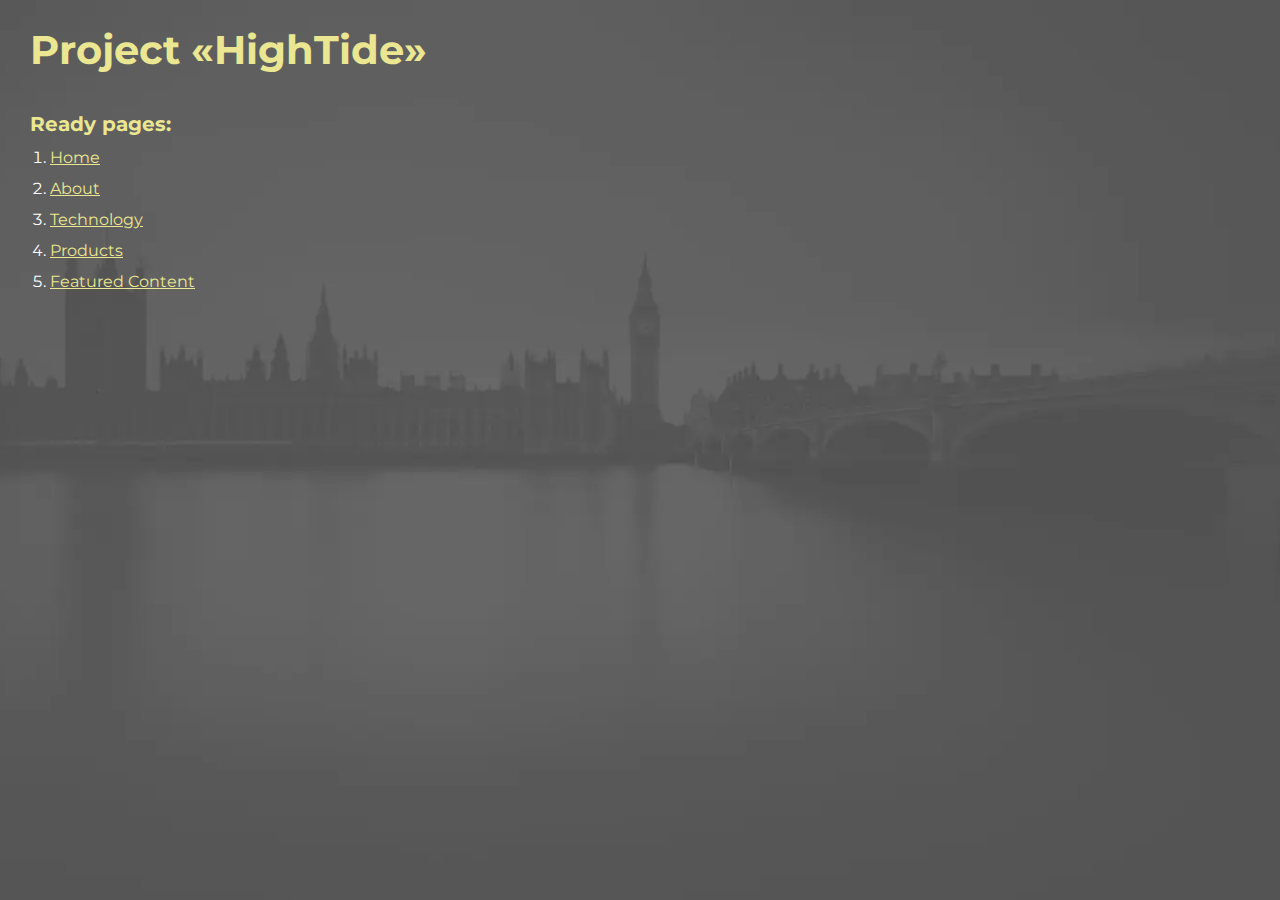
<file: index.html>
<!DOCTYPE html>
<html>

<head>
	<meta charset="UTF-8">
	<meta name="viewport" content="width=device-width, initial-scale=1.0">
	<title>Project «HighTide»</title>
</head>

<body>
	<div class="rootpage">
		<h1>Project «HighTide»</h1>
		<div class="rootpage__info">
			<!-- Опис проєкту -->
		</div>
		<h2>Ready pages:</h2>
		<ol class="rootpage__list">
			<li><a target="_blank" href="home.html">Home</a></li>
			<li><a target="_blank" href="about.html">About</a></li>
			<li><a target="_blank" href="technology.html">Technology</a></li>
			<li><a target="_blank" href="products.html">Products</a></li>
			<li><a target="_blank" href="featured-content.html">Featured Content</a></li>
		</ol>
		<!-- <h2>Попапи:</h2>
			<ol class="rootpage__list">
				<li><a target="_blank" href="home.html#popup">Попап</a></li>
			</ol> -->
	</div>
</body>
<style>
	@charset "UTF-8";
	@import url("https://fonts.googleapis.com/css?family=Montserrat:regular,700&display=swap");

	*,
	*::before,
	*::after {
		padding: 0px;
		margin: 0px;
		border: 0px;
		box-sizing: border-box;
	}

	html,
	body {
		height: 100%;
		margin: 0;
		padding: 0;
		min-width: 320px;
		width: 100%;
		color: #fff;
		background: url('img/bg.webp') center / cover no-repeat;
	}

	body {
		font-family: Montserrat;
		font-size: 100%;
		line-height: 1;
		font-size: 1rem;
	}

	a {
		text-decoration: underline;
		color: #ebe691
	}

	a:visited {
		text-decoration: underline;
		color: #aaa768;
	}

	a:hover {
		text-decoration: none;
	}

	ul li {
		list-style: none;
	}

	img {
		vertical-align: top;
	}

	.wrapper {
		width: 100%;
		min-height: 100%;
		overflow: hidden;
	}

	.rootpage {
		padding: 30px;
		display: flex;
		flex-direction: column;
		align-items: flex-start;
		height: 100%;
	}

	@media (max-width: 767px) {
		.rootpage {
			padding: 30px 15px;
		}
	}

	h1 {
		color: #ebe691;
		font-size: 2.5rem;
		margin: 0px 0px 1.25rem 0px;
	}

	@media (max-width: 767px) {
		h1 {
			font-size: 1.85rem;
			margin: 0px 0px 1.25rem 0px;
		}
	}

	h2 {
		color: #ebe691;
		font-size: 1.25rem;
		margin: 0px 0px 1rem 0px;
	}

	@media (max-width: 767px) {
		h2 {
			font-size: 1.125rem;
			margin: 0px 0px 1rem 0px;
		}
	}

	.rootpage__info {
		line-height: 140%;
		margin: 0px 0px 1.5rem 0px;
	}

	.rootpage__list {
		margin: 0px 0px 2.25rem 1.25rem;
	}

	.rootpage__list li:not(:last-child) {
		margin: 0px 0px 15px 0px;
	}

	.rootpage__contacts,
	.rootpage__tnx {
		border-radius: 200px;
		padding: 20px 65px;
		line-height: 140%;
	}

	@media (max-width: 767px) {

		.rootpage__contacts,
		.rootpage__tnx {
			border-radius: 40px;
			padding: 20px;
		}
	}

	.rootpage__contacts {
		background: #32b5a4;

	}

	.rootpage__contacts a {
		color: #ebe691;
	}

	.rootpage__tnx {
		background: #c22d63;
		margin: 0px 0px 1rem 0px;
	}
</style>

</html>
</file>
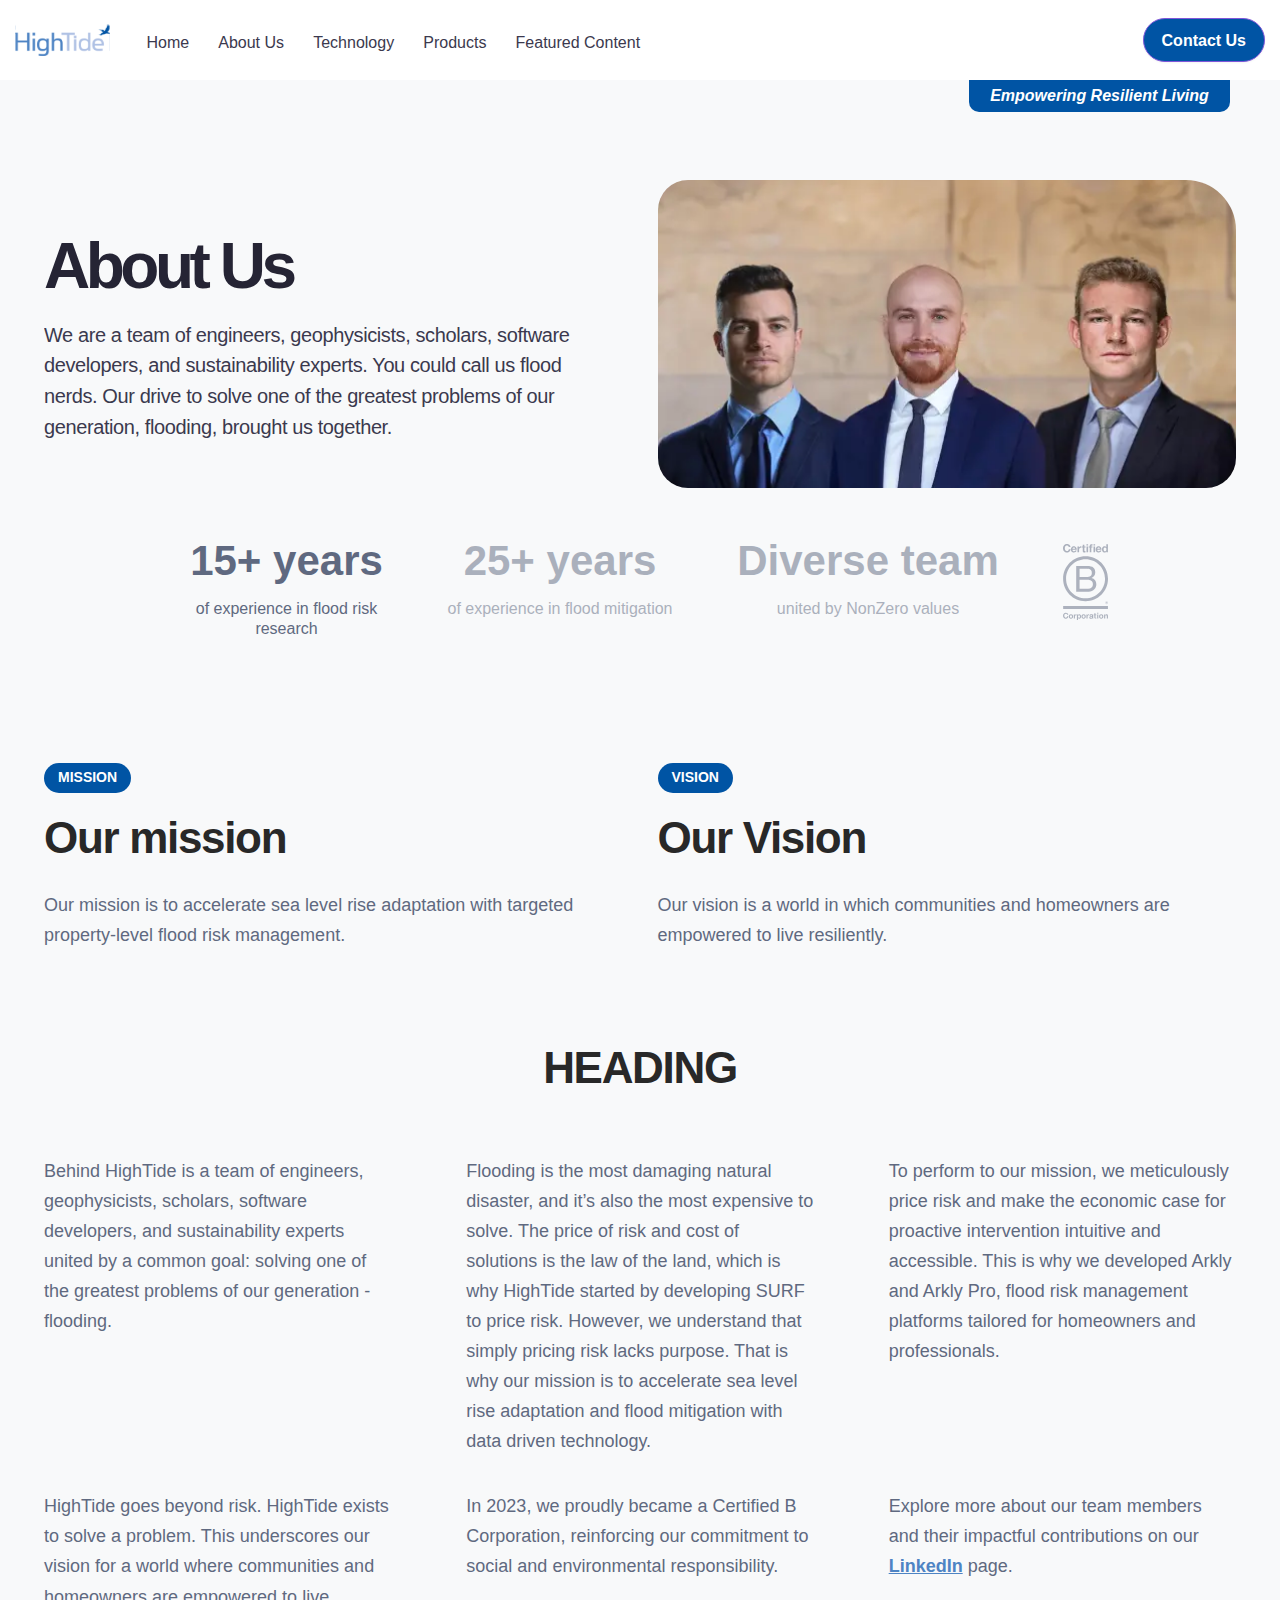
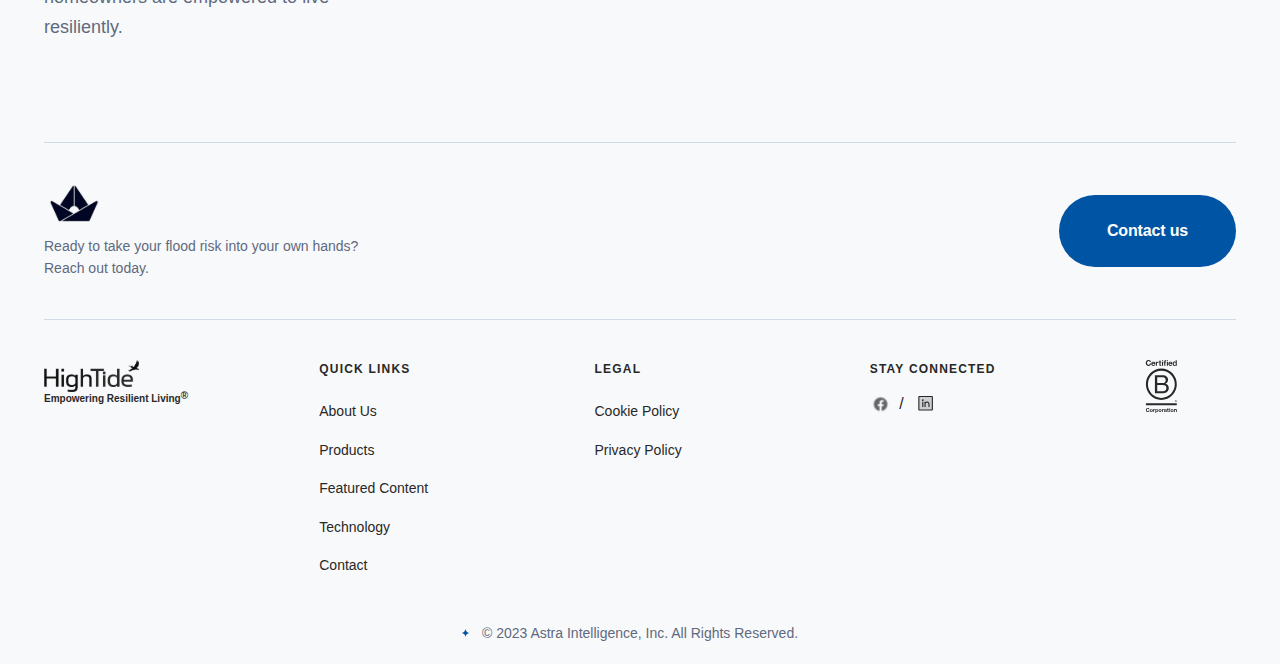
<file: about.html>
<!DOCTYPE html>
<html lang="en">

<head>
	<title>About Us</title>
	<meta charset="UTF-8">
	<meta name="format-detection" content="telephone=no">
	<style>
		body {
			opacity: 0;
		}
	</style>
	<link rel="stylesheet" href="css/style.min.css?_v=20240530060136">
	<link rel="shortcut icon" href="favicon.ico">
	<!-- <meta name="robots" content="noindex, nofollow"> -->
	<meta name="viewport" content="width=device-width, initial-scale=1.0">
</head>

<body>
	<div class="wrapper">
		<header class="header">
			<div class="header__box">
				<div class="header__body">
					<a href="#" class="header__logo"><img src="img/logo.svg" alt="logo"></a>
					<div class="header__menu menu">
						<nav class="menu__body">
							<ul class="menu__list">
								<li class="menu__item"><a href="home.html" class="menu__link undefined (link === '1') {_active}">Home</a></li>
								<li class="menu__item"><a href="about.html" class="menu__link">About Us</a></li>
								<li class="menu__item"><a href="technology.html" class="menu__link">Technology</a></li>
								<li class="menu__item"><a href="products.html" class="menu__link">Products</a></li>
								<li class="menu__item"><a href="featured-content.html" class="menu__link">Featured Content</a></li>
							</ul>
						</nav>
					</div>
					<a href="#" data-da=".menu__body, 767.98" class="header__button">Contact Us</a>
					<button type="button" class="menu__icon icon-menu"><span></span></button>
				</div>
			</div>
		</header>
		<main class="page-about">
			<section class="page-about__hero hero-about">
				<div class="hero-about__container">
					<div class="hero-about__box">
						<div class="hero-about__body">
							<div class="hero-about__content">
								<h1 class="hero-about__title">About Us</h1>
								<div class="hero-about__text">We are a team of engineers, geophysicists, scholars, software developers, and sustainability experts. You could call us flood nerds. Our drive to solve one of the greatest problems of our generation, flooding, brought us together.</div>
							</div>
							<div class="hero-about__image">
								<img src="img/about/image.webp" alt="image">
							</div>
						</div>
						<div class="hero-about__experience experience-about">
							<div class="experience-about__items">
								<div class="experience-about__item experience-about__item_1 item-experience-about">
									<div class="item-experience-about__title">15+ years</div>
									<div class="item-experience-about__text">of experience in flood risk research</div>
								</div>
								<div class="experience-about__item experience-about__item_2 item-experience-about">
									<div class="item-experience-about__title">25+ years</div>
									<div class="item-experience-about__text">of experience in flood mitigation</div>
								</div>
								<div class="experience-about__item experience-about__item_3 item-experience-about">
									<div class="item-experience-about__title">Diverse team</div>
									<div class="item-experience-about__text">united by NonZero values</div>
								</div>
								<div class="experience-about__item experience-about__item_4 item-experience-about">
									<img src="img/about/icon-sertificied.svg" alt="icon">
								</div>
							</div>
						</div>
						<img src="img/about/image-mobile.webp" class="hero-about__image-mobile" alt="image">
					</div>
				</div>
			</section>
			<section class="page-about__mission mission-about">
				<div class="mission-about__container">
					<div class="mission-about__items">
						<div class="mission-about__item item-mission-about">
							<div class="item-mission-about__label label">Mission</div>
							<h2 class="item-mission-about__title title">Our mission</h2>
							<div class="item-mission-about__text text">Our mission is to accelerate sea level rise adaptation with targeted property-level flood risk management.</div>
						</div>
						<div class="mission-about__item item-mission-about">
							<div class="item-mission-about__label label">VISION</div>
							<h2 class="item-mission-about__title title">Our Vision</h2>
							<div class="item-mission-about__text text">Our vision is a world in which communities and homeowners are empowered to live resiliently.</div>
						</div>
					</div>
				</div>
			</section>
			<section class="page-about__heading heading-about">
				<div class="heading-about__container">
					<h2 class="heading-about__title title">HEADING</h2>
					<div class="heading-about__items">
						<div class="heading-about__item text">Behind HighTide is a team of engineers, geophysicists, scholars, software developers, and sustainability experts united by a common goal: solving one of the greatest problems of our generation - flooding.</div>
						<div class="heading-about__item text">Flooding is the most damaging natural disaster, and it’s also the most expensive to solve. The price of risk and cost of solutions is the law of the land, which is why HighTide started by developing SURF to price risk. However, we understand that simply pricing risk lacks purpose. That is why our mission is to accelerate sea level rise adaptation and flood mitigation with data driven technology.</div>
						<div class="heading-about__item text">To perform to our mission, we meticulously price risk and make the economic case for proactive intervention intuitive and accessible. This is why we developed Arkly and Arkly Pro, flood risk management platforms tailored for homeowners and professionals.</div>
						<div class="heading-about__item text">HighTide goes beyond risk. HighTide exists to solve a problem. This underscores our vision for a world where communities and homeowners are empowered to live resiliently.</div>
						<div class="heading-about__item text">In 2023, we proudly became a Certified B Corporation, reinforcing our commitment to social and environmental responsibility.</div>
						<div class="heading-about__item text">Explore more about our team members and their impactful contributions on our <a href="linkedin.com">LinkedIn</a> page.</div>
					</div>
				</div>
			</section>
		</main>
		<footer class="footer">
			<div class="footer__container">
				<div class="footer__top top-footer">
					<div class="top-footer__body">
						<div class="top-footer__icon">
							<img src="img/footer/logo-arkly.svg" alt="icon">
						</div>
						<div class="top-footer__text">
							<p>Ready to take your flood risk into your own hands? Reach out today.</p>
						</div>
					</div>
					<a href="#" class="top-footer__button">Contact us</a>
				</div>
				<div class="footer__main main-footer">
					<div class="main-footer__columns">
						<div class="main-footer__column main-footer__column_logo">
							<a href="#" class="main-footer__logo"><img src="img/footer/logo-footer.svg" alt="logo"></a>
							<div class="main-footer__text">Empowering Resilient Living</div>
						</div>
						<div class="main-footer__column main-footer__column_links">
							<div class="main-footer__label">Quick LINKS</div>
							<nav class="main-footer__menu menu-main-footer">
								<ul class="menu-main-footer__list">
									<li class="menu-main-footer__item"><a href="#" class="menu-main-footer__link">About Us</a></li>
									<li class="menu-main-footer__item"><a href="#" class="menu-main-footer__link">Products</a></li>
									<li class="menu-main-footer__item"><a href="#" class="menu-main-footer__link">Featured Content</a></li>
									<li class="menu-main-footer__item"><a href="#" class="menu-main-footer__link">Technology</a></li>
									<li class="menu-main-footer__item"><a href="#" class="menu-main-footer__link">Contact</a></li>
								</ul>
							</nav>
						</div>
						<div class="main-footer__column main-footer__column_legal">
							<div class="main-footer__label">Legal</div>
							<nav class="main-footer__menu menu-main-footer">
								<ul class="menu-main-footer__list">
									<li class="menu-main-footer__item"><a href="#" class="menu-main-footer__link">Cookie Policy</a></li>
									<li class="menu-main-footer__item"><a href="#" class="menu-main-footer__link">Privacy Policy</a></li>
								</ul>
							</nav>
						</div>
						<div class="main-footer__column main-footer__column_connected">
							<div class="main-footer__label">Stay Connected</div>
							<div class="main-footer__social">
								<a href="#" class="main-footer__social-link">
									<img src="img/footer/icon-facebook.svg" alt="icon facebook">
								</a>
								<a href="#" class="main-footer__social-link">
									<img src="img/footer/icon-instagram.svg" alt="icon instagram">
								</a>
							</div>
						</div>
						<div class="main-footer__column main-footer__column_last">
							<img src="img/footer/icon-certified.svg" alt="icon">
						</div>
					</div>
				</div>
				<div class="footer__bottom bottom-footer">
					<div class="bottom-footer__copyright">© 2023 Astra Intelligence, Inc. All Rights Reserved.</div>
				</div>
			</div>
		</footer>
	</div>
	<script src="js/app.min.js?_v=20240530060136"></script>
</body>

</html>
</file>
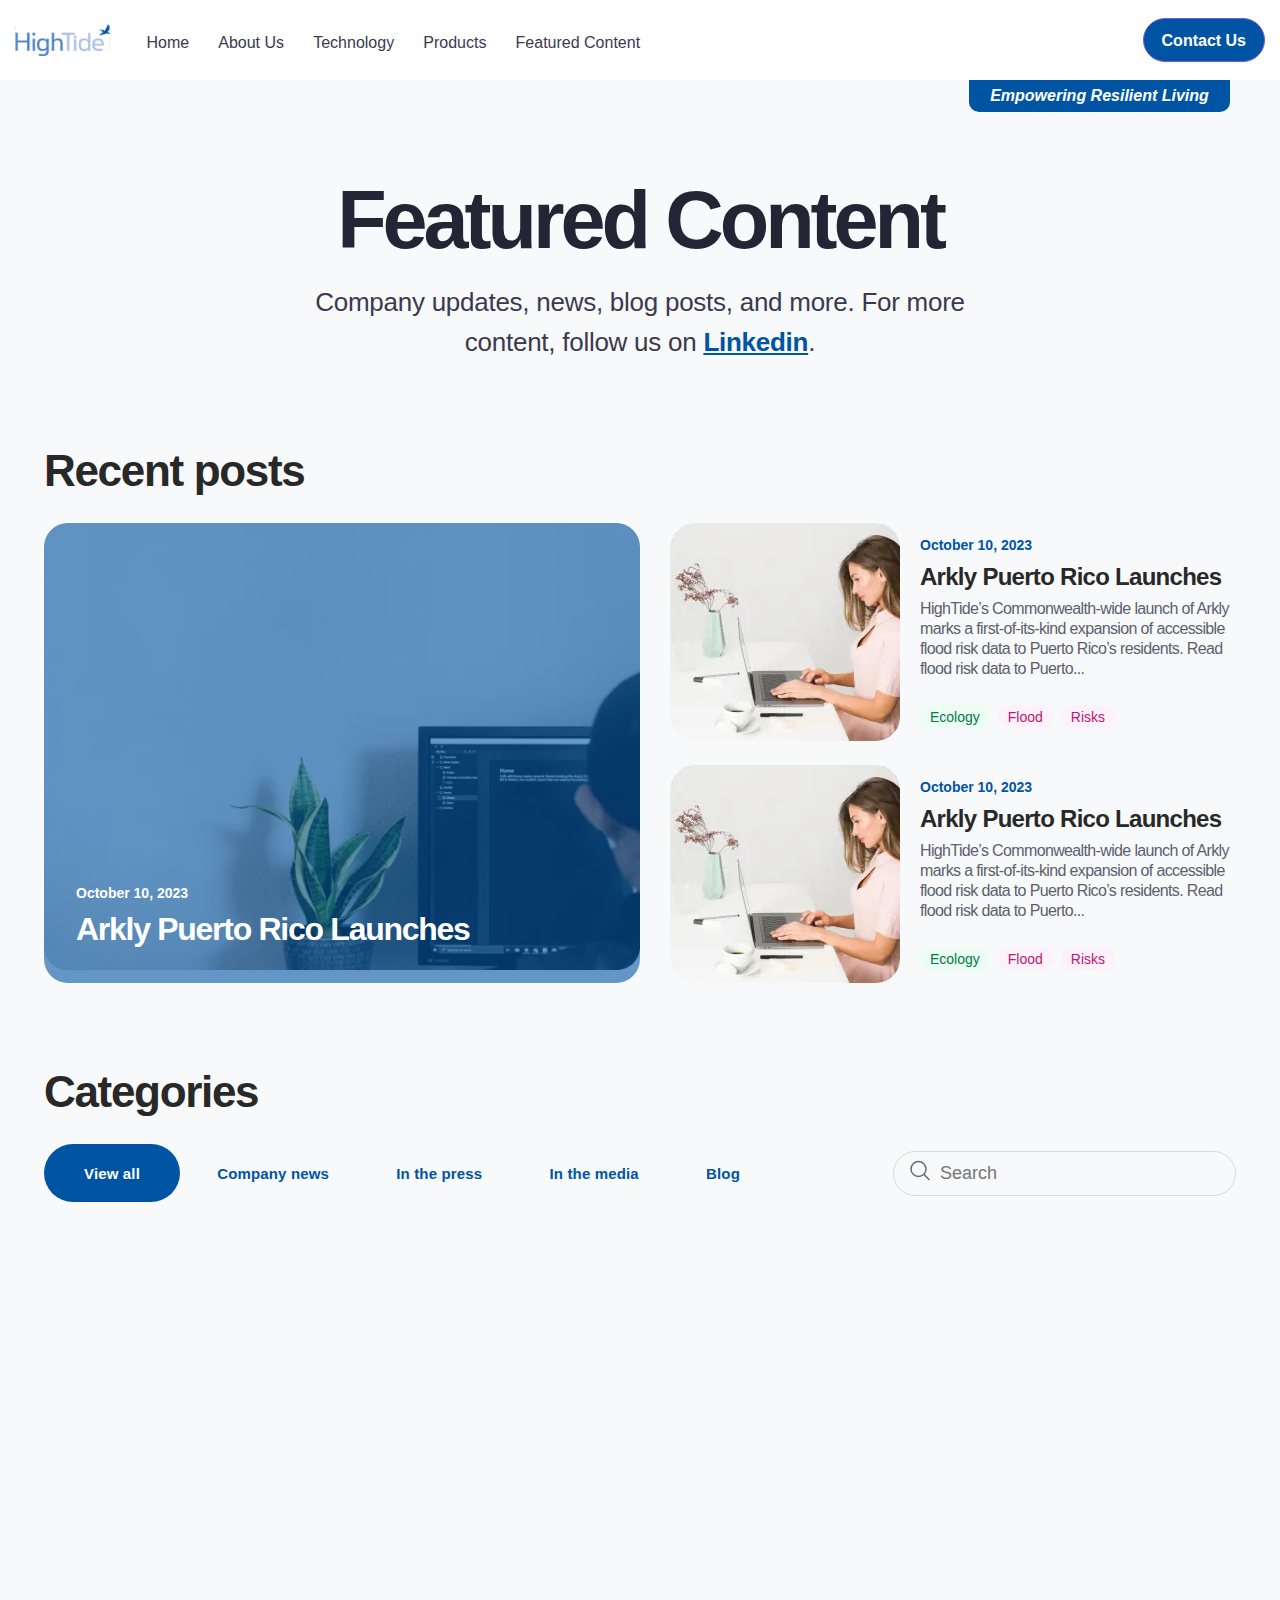
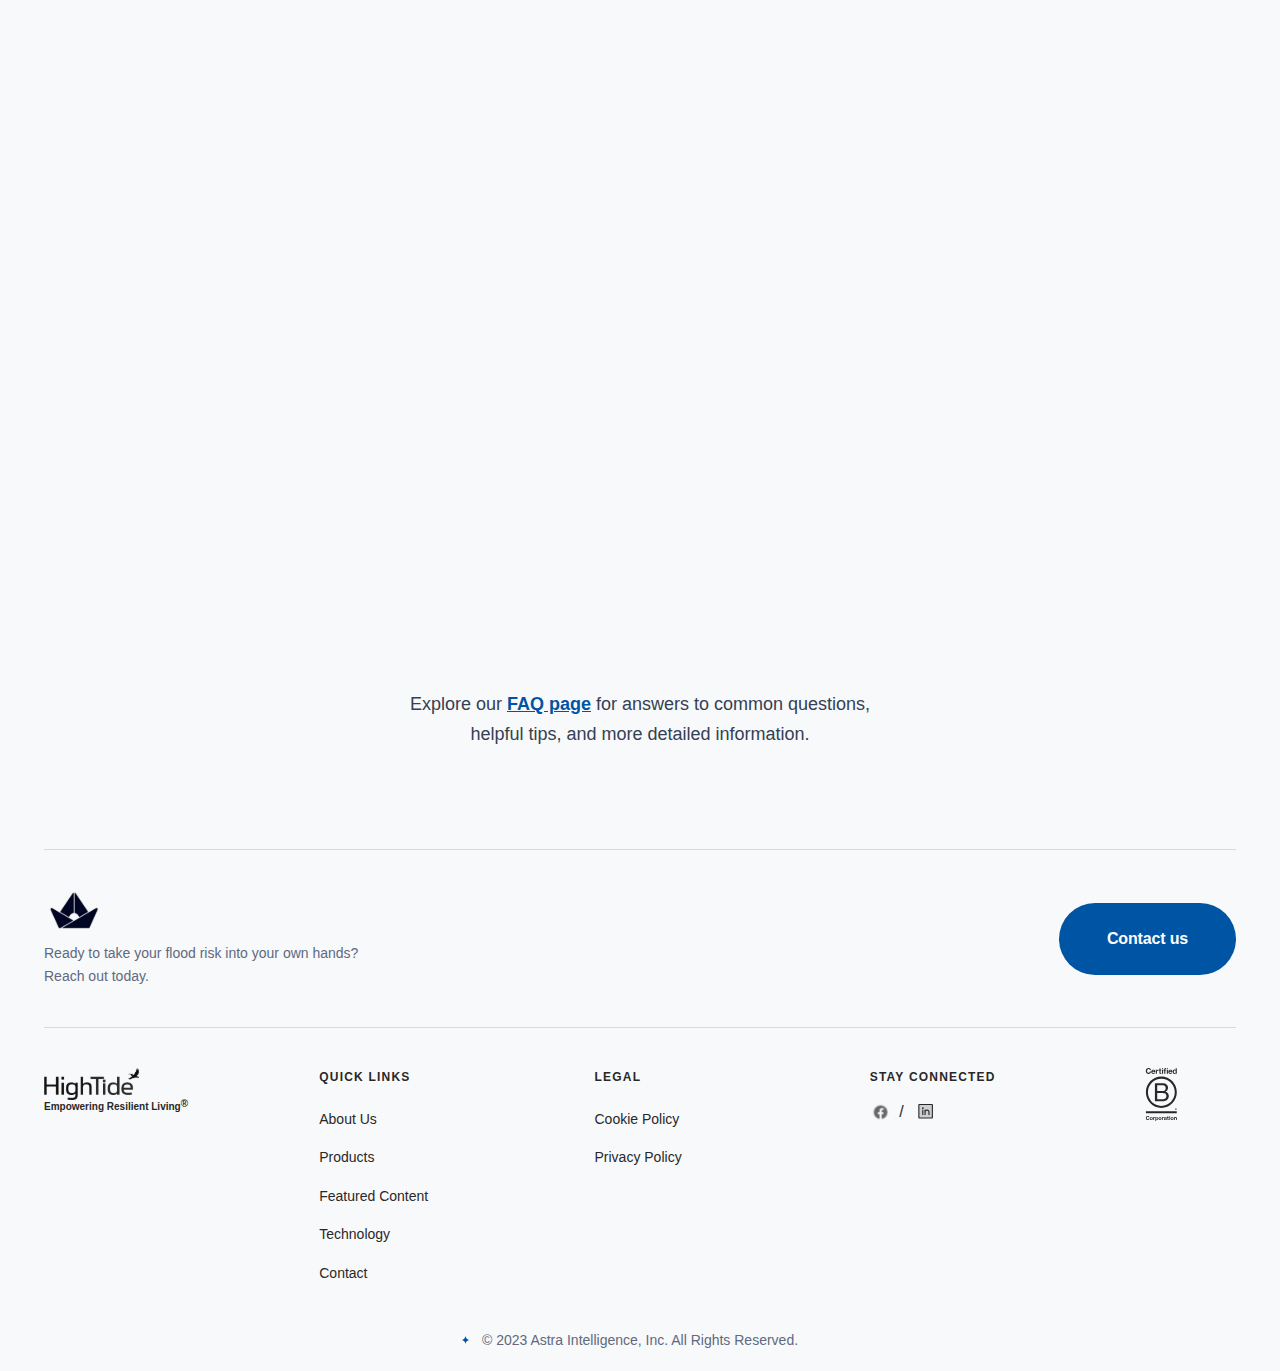
<file: featured-content.html>
<!DOCTYPE html>
<html lang="en">

<head>
	<title>Featured Content</title>
	<meta charset="UTF-8">
	<meta name="format-detection" content="telephone=no">
	<style>
		body {
			opacity: 0;
		}
	</style>
	<link rel="stylesheet" href="css/style.min.css?_v=20240530060136">
	<link rel="shortcut icon" href="favicon.ico">
	<!-- <meta name="robots" content="noindex, nofollow"> -->
	<meta name="viewport" content="width=device-width, initial-scale=1.0">
</head>

<body>
	<div class="wrapper">
		<header class="header">
			<div class="header__box">
				<div class="header__body">
					<a href="#" class="header__logo"><img src="img/logo.svg" alt="logo"></a>
					<div class="header__menu menu">
						<nav class="menu__body">
							<ul class="menu__list">
								<li class="menu__item"><a href="home.html" class="menu__link undefined (link === '1') {_active}">Home</a></li>
								<li class="menu__item"><a href="about.html" class="menu__link">About Us</a></li>
								<li class="menu__item"><a href="technology.html" class="menu__link">Technology</a></li>
								<li class="menu__item"><a href="products.html" class="menu__link">Products</a></li>
								<li class="menu__item"><a href="featured-content.html" class="menu__link">Featured Content</a></li>
							</ul>
						</nav>
					</div>
					<a href="#" data-da=".menu__body, 767.98" class="header__button">Contact Us</a>
					<button type="button" class="menu__icon icon-menu"><span></span></button>
				</div>
			</div>
		</header>
		<main class="page-featured">
			<section class="page-featured__hero hero-featured">
				<div class="hero-featured__container">
					<h1 class="hero-featured__title">Featured Content</h1>
					<div class="hero-featured__text">Company updates, news, blog posts, and more. For more content, follow us on <a href="#" class="hero-featured__link">Linkedin</a>.</div>
				</div>
			</section>
			<section class="page-featured__posts posts-featured">
				<div class="posts-featured__container">
					<h2 class="posts-featured__title title">Recent posts</h2>
					<div class="posts-featured__body">
						<div class="posts-featured__main-post main-post-featured">
							<a href="#" class="main-post-featured__image">
								<img src="img/featured-content/posts/main-post-image.webp" alt="image">
							</a>
							<div class="main-post-featured__content">
								<div class="main-post-featured__date">October 10, 2023</div>
								<a href="#" class="main-post-featured__title-link">
									<h3 class="main-post-featured__title">Arkly Puerto Rico Launches</h3>
								</a>
							</div>
						</div>
						<div class="posts-featured__items">
							<article class="posts-featured__item post-item-card">
								<a href="#" class="post-item-card__image">
									<img src="img/post-item-card/image.webp" alt="image">
								</a>
								<div class="post-item-card__body">
									<div class="post-item-card__date date-card">October 10, 2023</div>
									<div class="post-item-card__content">
										<a href="#" class="post-item-card__title-link">
											<h3 class="post-item-card__title">Arkly Puerto Rico Launches</h3>
										</a>
										<div class="post-item-card__text">HighTide’s Commonwealth-wide launch of Arkly marks a first-of-its-kind expansion of accessible flood risk data to Puerto Rico’s residents. Read flood risk data to Puerto...</div>
									</div>
									<div class="post-item-card__tags">
										<div class="post-item-card__tag post-item-card__tag_green">Ecology</div>
										<div class="post-item-card__tag">Flood</div>
										<div class="post-item-card__tag">Risks</div>
									</div>
								</div>
							</article>
							<article class="posts-featured__item post-item-card">
								<div class="post-item-card__image">
									<img src="img/post-item-card/image.webp" alt="image">
								</div>
								<div class="post-item-card__body">
									<div class="post-item-card__date date-card">October 10, 2023</div>
									<div class="post-item-card__content">
										<a href="#" class="post-item-card__title-link">
											<h3 class="post-item-card__title">Arkly Puerto Rico Launches</h3>
										</a>
										<div class="post-item-card__text">HighTide’s Commonwealth-wide launch of Arkly marks a first-of-its-kind expansion of accessible flood risk data to Puerto Rico’s residents. Read flood risk data to Puerto...</div>
									</div>
									<div class="post-item-card__tags">
										<div class="post-item-card__tag post-item-card__tag_green">Ecology</div>
										<div class="post-item-card__tag">Flood</div>
										<div class="post-item-card__tag">Risks</div>
									</div>
								</div>
							</article>
						</div>
					</div>
				</div>
			</section>
			<section class="page-featured__categories categories-featured">
				<div class="categories-featured__container">
					<h2 class="categories-featured__title title">Categories</h2>
					<div class="categories-featured__body">
						<div class="categories-featured__tabs tabs-featured">
							<nav class="tabs-featured__navigation">
								<button type="button" class="tabs-featured__title active">View all</button>
								<button type="button" data-filter="company-news" class="tabs-featured__title">Company news</button>
								<button type="button" data-filter="in-the-press" class="tabs-featured__title">In the press</button>
								<button type="button" data-filter="in-the-media" class="tabs-featured__title">In the media</button>
								<button type="button" data-filter="blog" class="tabs-featured__title">Blog</button>
							</nav>
							<form action="#" method="POST" class="categories-featured__search search-featured">
								<input autocomplete="off" type="text" name="search" placeholder="Search" class="search-featured__input input">
								<button type="submit" class="search-featured__button"><img src="img/icons/icon-search.svg" alt="icon-search"></button>
							</form>
						</div>
						<div data-watch data-watch-once class="categories-featured__items">
							<article data-filter="company-news" class="categories-featured__item blog-item-card">
								<a href="#" class="blog-item-card__image">
									<img src="img/home/blog-home/Image.webp" alt="image">
								</a>
								<div class="blog-item-card__date date-card">October 10, 2023</div>
								<div class="blog-item-card__content">
									<a href="#" class="blog-item-card__title-link">
										<h3 class="blog-item-card__title _icon-arrow-small"><span>Arkly Puerto Rico Launches</span></h3>
									</a>
									<div class="blog-item-card__text">HighTide’s Commonwealth-wide launch of Arkly marks a first-of-its-kind expansion of accessible flood risk data to Puerto Rico’s residents. Read on to learn more about HighTide’s partnership efforts...</div>
								</div>
								<div class="blog-item-card__tags">
									<div class="blog-item-card__tag blog-item-card__tag_green">Ecology</div>
									<div class="blog-item-card__tag">Flood</div>
									<div class="blog-item-card__tag">Risks</div>
								</div>
							</article>
							<article data-filter="company-news" class="categories-featured__item blog-item-card">
								<a href="#" class="blog-item-card__image">
									<img src="img/home/blog-home/Image.webp" alt="image">
								</a>
								<div class="blog-item-card__date date-card">October 10, 2023</div>
								<div class="blog-item-card__content">
									<a href="#" class="blog-item-card__title-link">
										<h3 class="blog-item-card__title _icon-arrow-small"><span>Arkly Puerto Rico Launches</span></h3>
									</a>
									<div class="blog-item-card__text">HighTide’s Commonwealth-wide launch of Arkly marks a first-of-its-kind expansion of accessible flood risk data to Puerto Rico’s residents. Read on to learn more about HighTide’s partnership efforts...</div>
								</div>
								<div class="blog-item-card__tags">
									<div class="blog-item-card__tag blog-item-card__tag_green">Ecology</div>
									<div class="blog-item-card__tag">Flood</div>
									<div class="blog-item-card__tag">Risks</div>
								</div>
							</article>
							<article data-filter="in-the-press" class="categories-featured__item blog-item-card">
								<a href="#" class="blog-item-card__image">
									<img src="img/home/blog-home/Image.webp" alt="image">
								</a>
								<div class="blog-item-card__date date-card">October 10, 2023</div>
								<div class="blog-item-card__content">
									<a href="#" class="blog-item-card__title-link">
										<h3 class="blog-item-card__title _icon-arrow-small"><span>Arkly Puerto Rico Launches</span></h3>
									</a>
									<div class="blog-item-card__text">HighTide’s Commonwealth-wide launch of Arkly marks a first-of-its-kind expansion of accessible flood risk data to Puerto Rico’s residents. Read on to learn more about HighTide’s partnership efforts...</div>
								</div>
								<div class="blog-item-card__tags">
									<div class="blog-item-card__tag blog-item-card__tag_green">Ecology</div>
									<div class="blog-item-card__tag">Flood</div>
									<div class="blog-item-card__tag">Risks</div>
								</div>
							</article>
							<article data-filter="in-the-media" class="categories-featured__item blog-item-card">
								<a href="#" class="blog-item-card__image">
									<img src="img/home/blog-home/Image.webp" alt="image">
								</a>
								<div class="blog-item-card__date date-card">October 10, 2023</div>
								<div class="blog-item-card__content">
									<a href="#" class="blog-item-card__title-link">
										<h3 class="blog-item-card__title _icon-arrow-small"><span>Arkly Puerto Rico Launches</span></h3>
									</a>
									<div class="blog-item-card__text">HighTide’s Commonwealth-wide launch of Arkly marks a first-of-its-kind expansion of accessible flood risk data to Puerto Rico’s residents. Read on to learn more about HighTide’s partnership efforts...</div>
								</div>
								<div class="blog-item-card__tags">
									<div class="blog-item-card__tag blog-item-card__tag_green">Ecology</div>
									<div class="blog-item-card__tag">Flood</div>
									<div class="blog-item-card__tag">Risks</div>
								</div>
							</article>
							<article data-filter="in-the-media" class="categories-featured__item blog-item-card">
								<a href="#" class="blog-item-card__image">
									<img src="img/home/blog-home/Image.webp" alt="image">
								</a>
								<div class="blog-item-card__date date-card">October 10, 2023</div>
								<div class="blog-item-card__content">
									<a href="#" class="blog-item-card__title-link">
										<h3 class="blog-item-card__title _icon-arrow-small"><span>Arkly Puerto Rico Launches</span></h3>
									</a>
									<div class="blog-item-card__text">HighTide’s Commonwealth-wide launch of Arkly marks a first-of-its-kind expansion of accessible flood risk data to Puerto Rico’s residents. Read on to learn more about HighTide’s partnership efforts...</div>
								</div>
								<div class="blog-item-card__tags">
									<div class="blog-item-card__tag blog-item-card__tag_green">Ecology</div>
									<div class="blog-item-card__tag">Flood</div>
									<div class="blog-item-card__tag">Risks</div>
								</div>
							</article>
							<article data-filter="in-the-media" class="categories-featured__item blog-item-card">
								<a href="#" class="blog-item-card__image">
									<img src="img/home/blog-home/Image.webp" alt="image">
								</a>
								<div class="blog-item-card__date date-card">October 10, 2023</div>
								<div class="blog-item-card__content">
									<a href="#" class="blog-item-card__title-link">
										<h3 class="blog-item-card__title _icon-arrow-small"><span>Arkly Puerto Rico Launches</span></h3>
									</a>
									<div class="blog-item-card__text">HighTide’s Commonwealth-wide launch of Arkly marks a first-of-its-kind expansion of accessible flood risk data to Puerto Rico’s residents. Read on to learn more about HighTide’s partnership efforts...</div>
								</div>
								<div class="blog-item-card__tags">
									<div class="blog-item-card__tag blog-item-card__tag_green">Ecology</div>
									<div class="blog-item-card__tag">Flood</div>
									<div class="blog-item-card__tag">Risks</div>
								</div>
							</article>
						</div>
					</div>
				</div>
			</section>
			<section class="page-featured__more-info more-info-featured">
				<div class="more-info-featured__container">
					<h3 class="more-info-featured__title">Explore our <a href="faq.html">FAQ page</a> for answers to common questions, helpful tips, and more detailed information.</h3>
				</div>
			</section>
		</main>
		<footer class="footer">
			<div class="footer__container">
				<div class="footer__top top-footer">
					<div class="top-footer__body">
						<div class="top-footer__icon">
							<img src="img/footer/logo-arkly.svg" alt="icon">
						</div>
						<div class="top-footer__text">
							<p>Ready to take your flood risk into your own hands? Reach out today.</p>
						</div>
					</div>
					<a href="#" class="top-footer__button">Contact us</a>
				</div>
				<div class="footer__main main-footer">
					<div class="main-footer__columns">
						<div class="main-footer__column main-footer__column_logo">
							<a href="#" class="main-footer__logo"><img src="img/footer/logo-footer.svg" alt="logo"></a>
							<div class="main-footer__text">Empowering Resilient Living</div>
						</div>
						<div class="main-footer__column main-footer__column_links">
							<div class="main-footer__label">Quick LINKS</div>
							<nav class="main-footer__menu menu-main-footer">
								<ul class="menu-main-footer__list">
									<li class="menu-main-footer__item"><a href="#" class="menu-main-footer__link">About Us</a></li>
									<li class="menu-main-footer__item"><a href="#" class="menu-main-footer__link">Products</a></li>
									<li class="menu-main-footer__item"><a href="#" class="menu-main-footer__link">Featured Content</a></li>
									<li class="menu-main-footer__item"><a href="#" class="menu-main-footer__link">Technology</a></li>
									<li class="menu-main-footer__item"><a href="#" class="menu-main-footer__link">Contact</a></li>
								</ul>
							</nav>
						</div>
						<div class="main-footer__column main-footer__column_legal">
							<div class="main-footer__label">Legal</div>
							<nav class="main-footer__menu menu-main-footer">
								<ul class="menu-main-footer__list">
									<li class="menu-main-footer__item"><a href="#" class="menu-main-footer__link">Cookie Policy</a></li>
									<li class="menu-main-footer__item"><a href="#" class="menu-main-footer__link">Privacy Policy</a></li>
								</ul>
							</nav>
						</div>
						<div class="main-footer__column main-footer__column_connected">
							<div class="main-footer__label">Stay Connected</div>
							<div class="main-footer__social">
								<a href="#" class="main-footer__social-link">
									<img src="img/footer/icon-facebook.svg" alt="icon facebook">
								</a>
								<a href="#" class="main-footer__social-link">
									<img src="img/footer/icon-instagram.svg" alt="icon instagram">
								</a>
							</div>
						</div>
						<div class="main-footer__column main-footer__column_last">
							<img src="img/footer/icon-certified.svg" alt="icon">
						</div>
					</div>
				</div>
				<div class="footer__bottom bottom-footer">
					<div class="bottom-footer__copyright">© 2023 Astra Intelligence, Inc. All Rights Reserved.</div>
				</div>
			</div>
		</footer>
	</div>
	<script src="js/app.min.js?_v=20240530060136"></script>
</body>

</html>
</file>
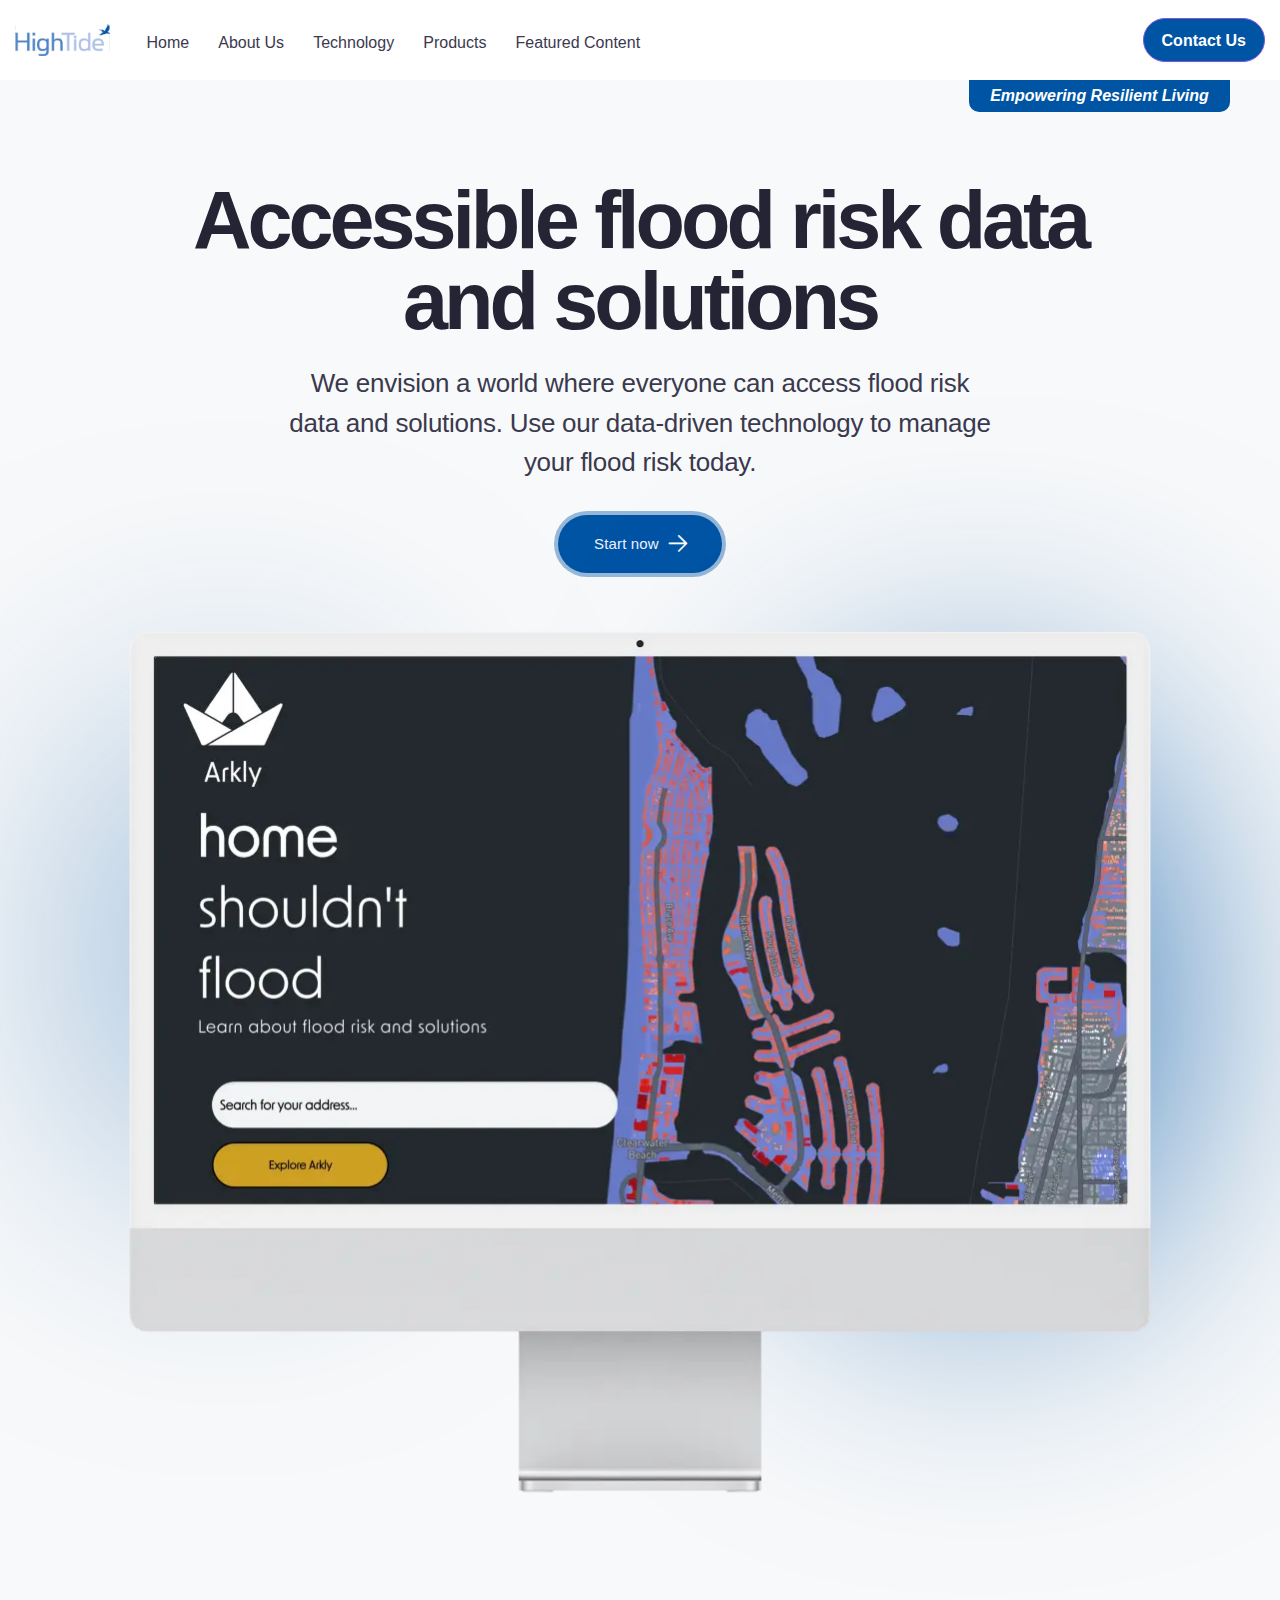
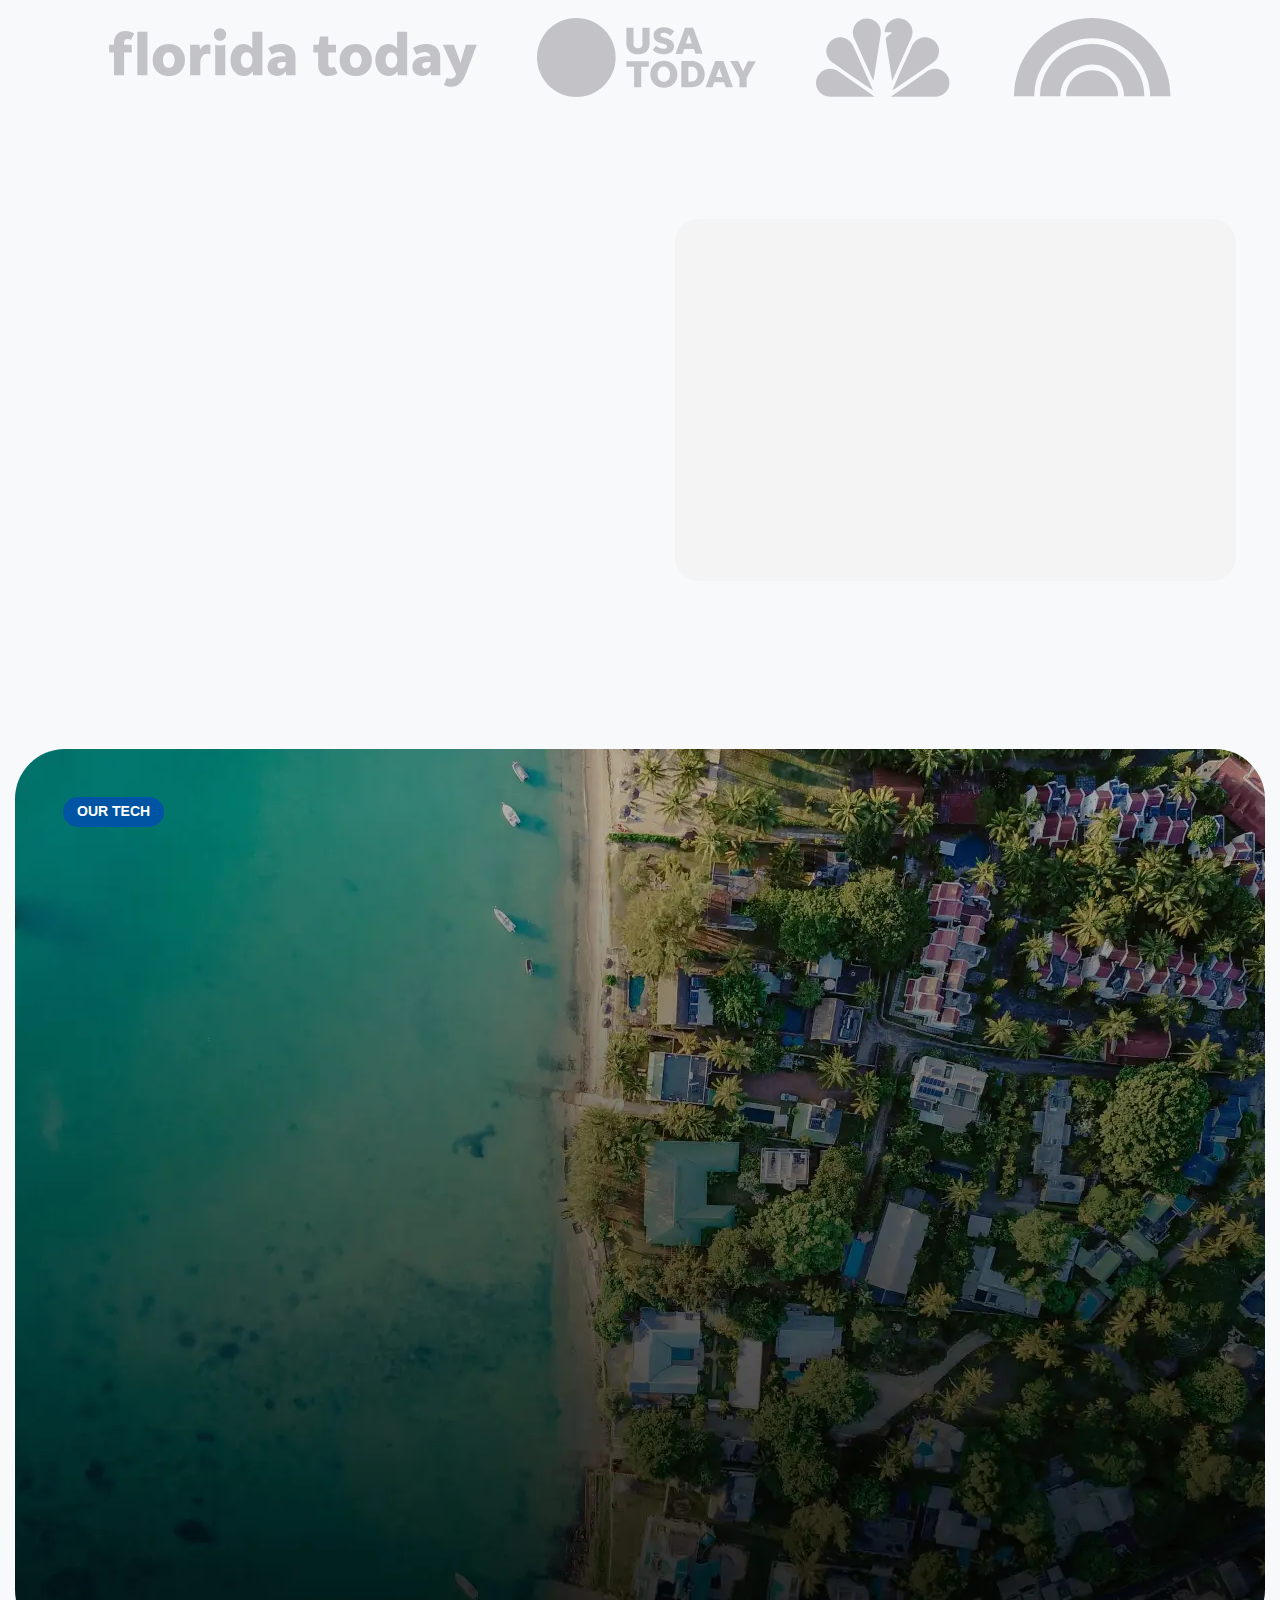
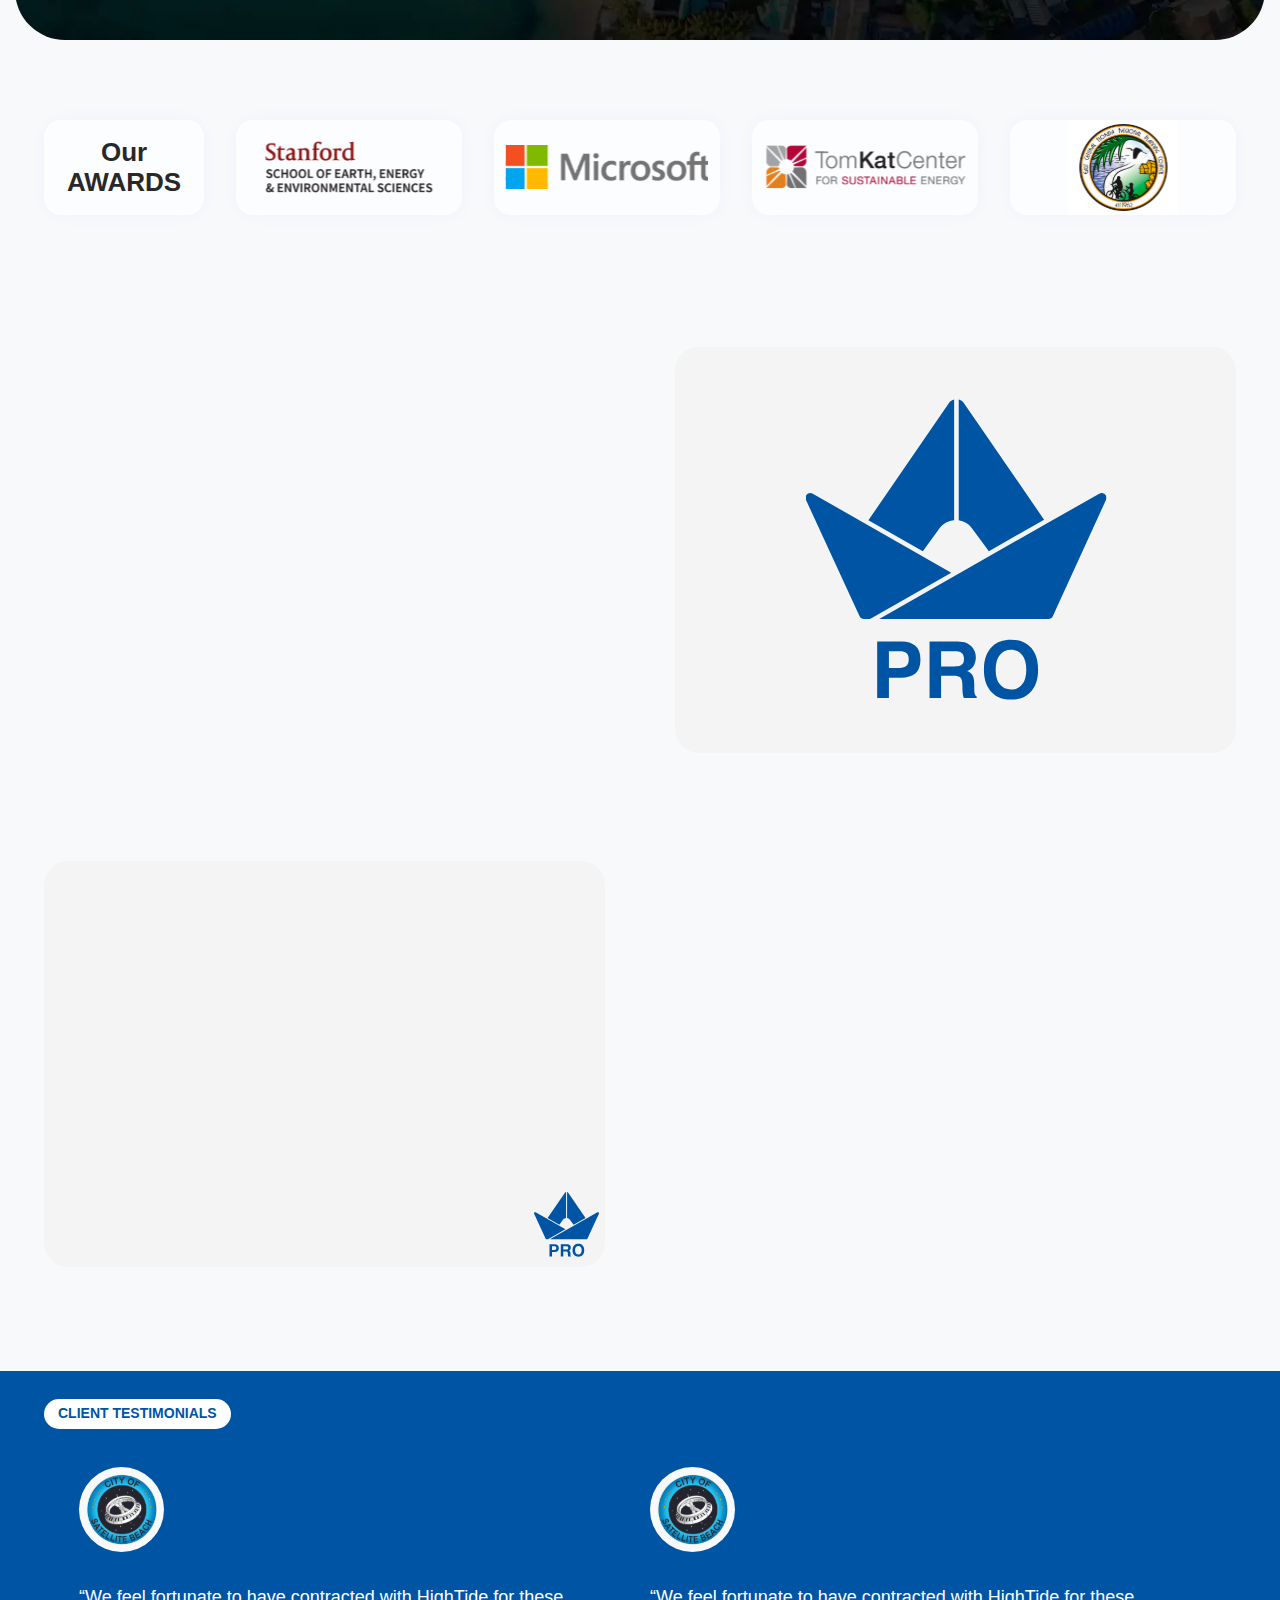
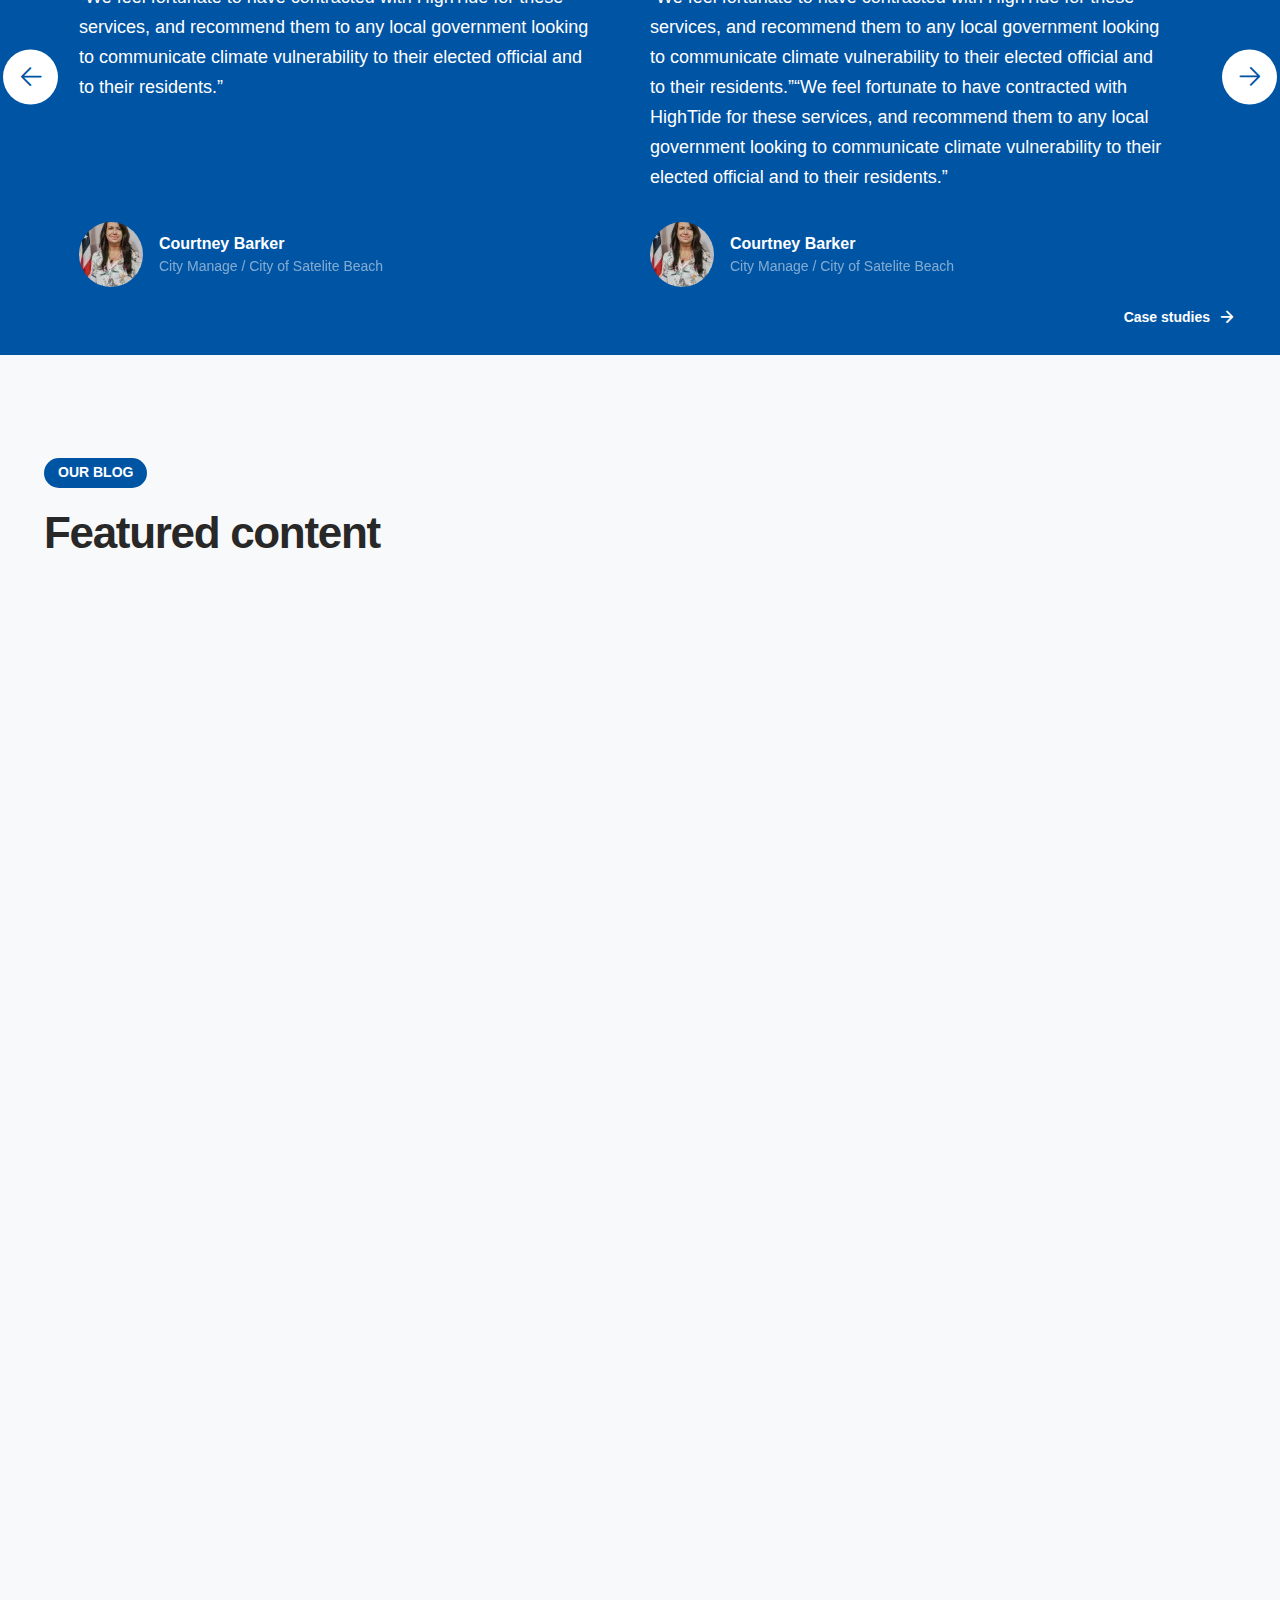
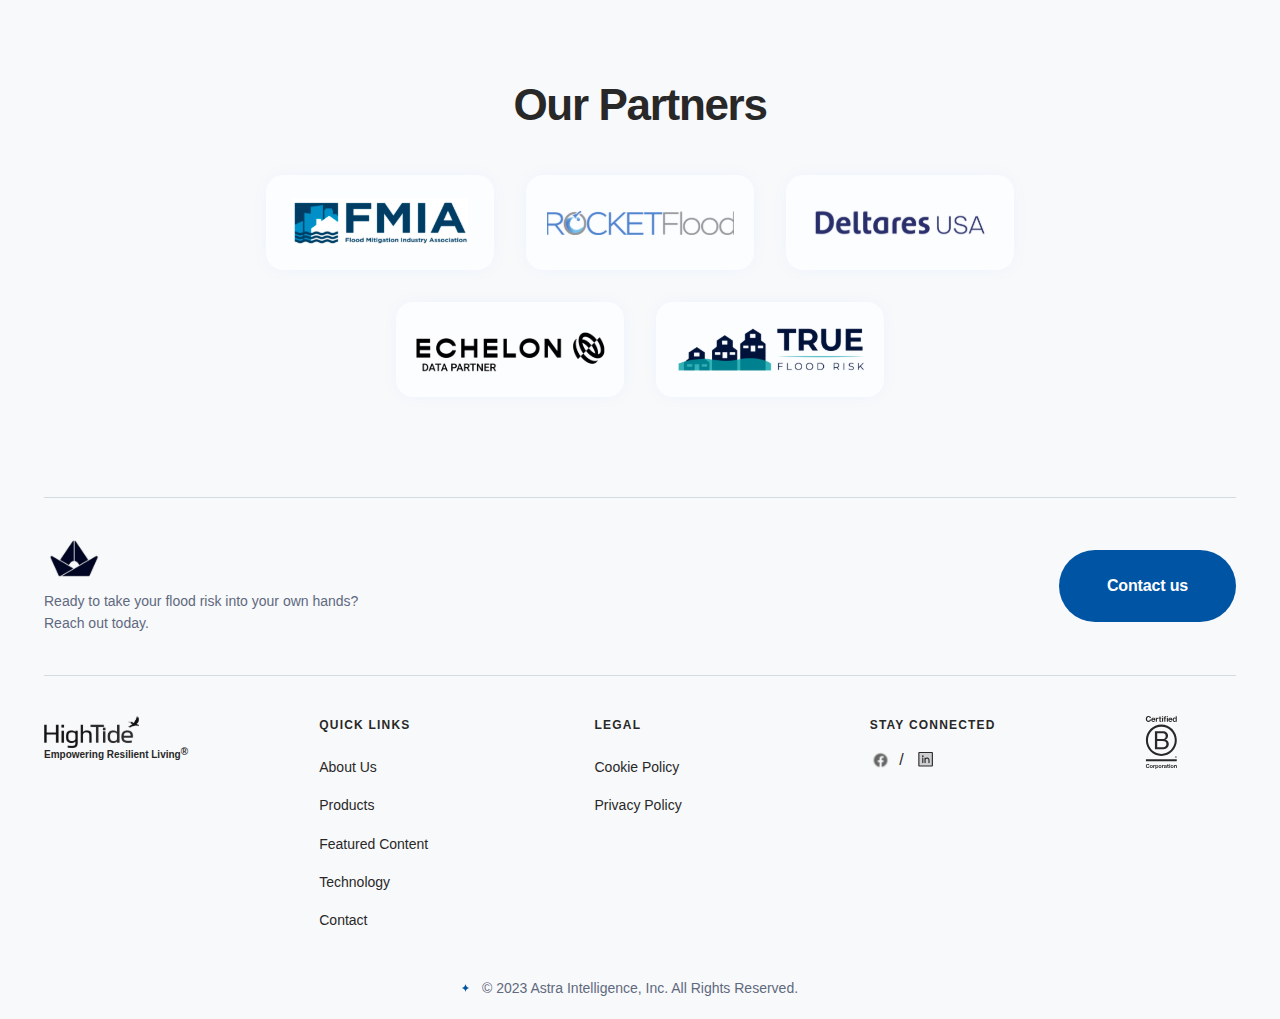
<file: home.html>
<!DOCTYPE html>
<html lang="en">

<head>
	<title>Home</title>
	<meta charset="UTF-8">
	<meta name="format-detection" content="telephone=no">
	<style>
		body {
			opacity: 0;
		}
	</style>
	<link rel="stylesheet" href="css/style.min.css?_v=20240530060136">
	<link rel="shortcut icon" href="favicon.ico">
	<!-- <meta name="robots" content="noindex, nofollow"> -->
	<meta name="viewport" content="width=device-width, initial-scale=1.0">
</head>

<body>
	<div class="wrapper">
		<header class="header">
			<div class="header__box">
				<div class="header__body">
					<a href="#" class="header__logo"><img src="img/logo.svg" alt="logo"></a>
					<div class="header__menu menu">
						<nav class="menu__body">
							<ul class="menu__list">
								<li class="menu__item"><a href="home.html" class="menu__link @@if (link === '1') {_active}">Home</a></li>
								<li class="menu__item"><a href="about.html" class="menu__link">About Us</a></li>
								<li class="menu__item"><a href="technology.html" class="menu__link">Technology</a></li>
								<li class="menu__item"><a href="products.html" class="menu__link">Products</a></li>
								<li class="menu__item"><a href="featured-content.html" class="menu__link">Featured Content</a></li>
							</ul>
						</nav>
					</div>
					<a href="#" data-da=".menu__body, 767.98" class="header__button">Contact Us</a>
					<button type="button" class="menu__icon icon-menu"><span></span></button>
				</div>
			</div>
		</header>
		<main class="page">
			<section class="page__hero hero">
				<div class="hero__container">
					<div class="hero__top">
						<h1 class="hero__title">Accessible flood risk data and solutions</h1>
						<div class="hero__text">We envision a world where everyone can access flood risk data and solutions. Use our data-driven technology to manage your flood risk today.</div>
						<a href="#" class="hero__button button _icon-arrow">Start now</a>
					</div>
					<div class="hero__image">
						<img src="img/home/hero/image.webp" alt="image">
					</div>
					<div class="hero__clients clients-hero">
						<div class="clients-hero__items">
							<div class="clients-hero__item clients-hero__item_1">
								<img src="img/home/hero/logo-partner_1.svg" alt="logo partner">
							</div>
							<div class="clients-hero__item clients-hero__item_2">
								<img src="img/home/hero/logo-partner_2.svg" alt="logo partner">
							</div>
							<div class="clients-hero__item clients-hero__item_3">
								<img src="img/home/hero/logo-partner_3.svg" alt="logo partner">
							</div>
							<div class="clients-hero__item clients-hero__item_4">
								<img src="img/home/hero/logo-partner_4.svg" alt="logo partner">
							</div>
						</div>
					</div>
				</div>
			</section>
			<section class="page__homeowners homeowners">
				<div class="homeowners__container">
					<div class="homeowners__body">
						<div class="homeowners__content content-homeowners">
							<div data-watch data-watch-once data-watch-threshold="0.3" class="content-homeowners__label label">FOR HOMEOWNERS</div>
							<h2 data-watch data-watch-once data-watch-threshold="0.3" class="content-homeowners__title title">Arkly makes managing flood risk easy.</h2>
							<h3 data-watch data-watch-once data-watch-threshold="0.3" class="content-homeowners__subtitle">Now available in Florida and Puerto Rico.</h3>
							<div data-watch data-watch-once data-watch-threshold="0.3" class="content-homeowners__actions actions-content-homeowners">
								<a href="#" class="actions-content-homeowners__button button _icon-arrow">Go to Arkly</a>
								<div class="actions-content-homeowners__label">Learn more</div>
							</div>
						</div>
						<div class="homeowners__items">
							<div data-watch data-watch-once data-watch-threshold="0.3" class="homeowners__item item-homeowners">
								<div class="item-homeowners__icon">
									<img src="img/home/homeowners/icon_1.svg" alt="icon">
								</div>
								<h4 class="item-homeowners__title">Understand what your flood risk means in dollars.</h4>
							</div>
							<div data-watch data-watch-once data-watch-threshold="0.3" class="homeowners__item item-homeowners">
								<div class="item-homeowners__icon">
									<img src="img/home/homeowners/icon_2.svg" alt="icon">
								</div>
								<h4 class="item-homeowners__title">Get a flood insurance quote in 5 mins and save 40% or more.</h4>
							</div>
							<div data-watch data-watch-once data-watch-threshold="0.3" class="homeowners__item item-homeowners">
								<div class="item-homeowners__icon">
									<img src="img/home/homeowners/icon_3.svg" alt="icon">
								</div>
								<h4 class="item-homeowners__title">Get a cost estimate to lift your house above future flooding.</h4>
							</div>
						</div>
					</div>
				</div>
			</section>
			<section class="page__our-tech our-tech">
				<div class="our-tech__box">
					<div class="our-tech__body">
						<div class="our-tech__label label">Our tech</div>
						<div class="our-tech__content">
							<h2 data-watch data-watch-once data-watch-threshold="0.3" class="our-tech__title title">Intuitive. Accessible. Powered by HighTide’s Risk Engine. </h2>
							<div data-watch data-watch-once data-watch-threshold="0.5" class="our-tech__text">
								<p>Flooding is an expensive problem. We’ll tell you what flood risk means in dollars. </p>
								<p>Compare your flood risk to the cost of solutions to make an informed decision to manage your risk.</p>
								<p>Our flood risk pricing technology is peer-reviewed and has received awards from top institutions.</p>
							</div>
							<a href="#" data-watch data-watch-once data-watch-threshold="0.3" class="our-tech__button">Learn more</a>
						</div>
					</div>
					<img data-src="img/home/our-tech/bg.webp" class="our-tech__image" alt="image">
				</div>
			</section>
			<section class="page__awards awards">
				<div class="awards__container">
					<div class="awards__body">
						<h2 class="awards__title"><span>Our AWARDS</span></h2>
						<div class="awards__logos">
							<div class="awards__logo">
								<img src="img/home/awards/logo_1.svg" class="awards__image awards__image_1" alt="logo">
							</div>
							<div class="awards__logo">
								<img src="img/home/awards/logo_2.svg" class="awards__image awards__image_2" alt="logo">
							</div>
							<div class="awards__logo">
								<img src="img/home/awards/logo_3.svg" class="awards__image awards__image_3" alt="logo">
							</div>
							<div class="awards__logo">
								<img src="img/home/awards/logo_4.svg" class="awards__image awards__image_4" alt="logo">
							</div>
						</div>
					</div>
				</div>
			</section>
			<section class="page__covernment covernment">
				<div class="covernment__container">
					<div class="covernment__body">
						<div class="covernment__top top-covernment">
							<div class="top-covernment__content">
								<div data-watch data-watch-once data-watch-threshold="0.3" class="top-covernment__label label">FOR GOVERNMENT</div>
								<h2 data-watch data-watch-once data-watch-threshold="0.3" class="top-covernment__title title">Get best-in-class data for your community’s vulnerability assessment</h2>
								<div data-watch data-watch-once data-watch-threshold="0.3" class="top-covernment__text text">Our sea level rise and storm surge vulnerability assessments are built on our peer-reviewed technology. We go beyond the minimum requirements to deliver meaningful insights and help our clients communicate risk to their stakeholders.</div>
							</div>
							<div class="top-covernment__media">
								<img src="img/home/covernment/arkly-logo.svg" alt="image">
							</div>
						</div>
						<div class="covernment__bottom bottom-covernment">
							<div class="bottom-covernment__media">
								<img data-src="img/home/covernment/mac.webp" class="bottom-covernment__image" alt="mac">
								<img src="img/home/covernment/arkly-logo-small.svg" class="bottom-covernment__image-logo" alt="icon">
							</div>
							<div class="bottom-covernment__content">
								<h2 data-watch data-watch-once data-watch-threshold="0.3" class="bottom-covernment__title title">And unlock powerful outreach and engagement features with Arkly Pro</h2>
								<div data-watch data-watch-once data-watch-threshold="0.3" class="bottom-covernment__text text">Arkly Pro is a flood risk management platform designed in collaboration with planners and floodplain managers. For a limited time, we are offering local governments in Florida a 1-year license of Arkly Pro with a vulnerability assessment.</div>
								<div data-watch data-watch-once data-watch-threshold="0.3" class="bottom-covernment__actions actions-bottom-covernment">
									<a href="#" class="actions-bottom-covernment__button _icon-arrow-small">Get demo</a>
									<div class="actions-bottom-covernment__label">Learn more</div>
								</div>
							</div>
						</div>
					</div>
				</div>
			</section>
			<section class="page__testimonials testimonials">
				<div class="testimonials__container">
					<div class="testimonials__body">
						<h3 class="testimonials__label label">CLIENT TESTIMONIALS</h3>
						<div class="testimonials__slider-box">
							<div class="testimonials__slider swiper">
								<div class="testimonials__wrapper swiper-wrapper">
									<div class="testimonials__slide slide-testimonials swiper-slide">
										<div class="slide-testimonials__icon">
											<img src="img/home/testimonials/logo.svg" alt="logo">
										</div>
										<div class="slide-testimonials__response">
											<p>“We feel fortunate to have contracted with HighTide for these services, and recommend them to any local government looking to communicate climate vulnerability to their elected official and to their residents.”</p>
										</div>
										<div class="slide-testimonials__author author-slide-testimonials">
											<div class="author-slide-testimonials__image">
												<img src="img/home/testimonials/image.webp" alt="image">
											</div>
											<div class="author-slide-testimonials__body">
												<div class="author-slide-testimonials__name">Courtney Barker</div>
												<div class="author-slide-testimonials__position">City Manage / City of Satelite Beach</div>
											</div>
										</div>
									</div>
									<div class="testimonials__slide slide-testimonials swiper-slide">
										<div class="slide-testimonials__icon">
											<img src="img/home/testimonials/logo.svg" alt="logo">
										</div>
										<div class="slide-testimonials__response">
											<p>“We feel fortunate to have contracted with HighTide for these services, and recommend them to any local government looking to communicate climate vulnerability to their elected official and to their residents.”“We feel fortunate to have contracted with HighTide for these services, and recommend them to any local government looking to communicate climate vulnerability to their elected official and to their residents.”</p>
										</div>
										<div class="slide-testimonials__author author-slide-testimonials">
											<div class="author-slide-testimonials__image">
												<img src="img/home/testimonials/image.webp" alt="image">
											</div>
											<div class="author-slide-testimonials__body">
												<div class="author-slide-testimonials__name">Courtney Barker</div>
												<div class="author-slide-testimonials__position">City Manage / City of Satelite Beach</div>
											</div>
										</div>
									</div>
									<div class="testimonials__slide slide-testimonials swiper-slide">
										<div class="slide-testimonials__icon">
											<img src="img/home/testimonials/logo.svg" alt="logo">
										</div>
										<div class="slide-testimonials__response">
											<p>“We feel fortunate to have contracted with HighTide for these services, and recommend them to any local government looking to communicate climate vulnerability to their elected official and to their residents.”</p>
										</div>
										<div class="slide-testimonials__author author-slide-testimonials">
											<div class="author-slide-testimonials__image">
												<img src="img/home/testimonials/image.webp" alt="image">
											</div>
											<div class="author-slide-testimonials__body">
												<div class="author-slide-testimonials__name">Courtney Barker</div>
												<div class="author-slide-testimonials__position">City Manage / City of Satelite Beach</div>
											</div>
										</div>
									</div>
								</div>
								<div class="testimonials__controls">
									<button type="button" class="testimonials__slider-button testimonials__slider-button_prev _icon-arrow"></button>
									<button type="button" class="testimonials__slider-button testimonials__slider-button_next _icon-arrow"></button>
								</div>
							</div>
						</div>
						<a href="#" class="testimonials__link _icon-arrow-small">Case studies</a>
					</div>
				</div>
			</section>
			<section class="page__blog blog-home">
				<div class="blog-home__container">
					<div class="blog-home__top">
						<div class="blog-home__label label">OUR BLOG</div>
						<h2 class="blog-home__title title">Featured content</h2>
					</div>
					<div data-watch data-watch-once class="blog-home__items">
						<article class="blog-home__item blog-item-card swiper-slide" data-da=".blog-home__wrapper, 767.98">
							<a href="#" class="blog-item-card__image">
								<img src="img/home/blog-home/Image.webp" alt="image">
							</a>
							<div class="blog-item-card__date date-card">October 10, 2023</div>
							<div class="blog-item-card__content">
								<a href="#" class="blog-item-card__title-link">
									<h3 class="blog-item-card__title _icon-arrow-small"><span>Arkly Puerto Rico Launches</span></h3>
								</a>
								<div class="blog-item-card__text">HighTide’s Commonwealth-wide launch of Arkly marks a first-of-its-kind expansion of accessible flood risk data to Puerto Rico’s residents. Read on to learn more about HighTide’s partnership efforts...</div>
							</div>
							<div class="blog-item-card__tags">
								<div class="blog-item-card__tag blog-item-card__tag_green">Ecology</div>
								<div class="blog-item-card__tag">Flood</div>
								<div class="blog-item-card__tag">Risks</div>
							</div>
						</article>
						<article class="blog-home__item blog-item-card swiper-slide" data-da=".blog-home__wrapper, 767.98">
							<a href="#" class="blog-item-card__image">
								<img src="img/home/blog-home/Image.webp" alt="image">
							</a>
							<div class="blog-item-card__date date-card">October 10, 2023</div>
							<div class="blog-item-card__content">
								<a href="#" class="blog-item-card__title-link">
									<h3 class="blog-item-card__title _icon-arrow-small"><span>Arkly Puerto Rico Launches</span></h3>
								</a>
								<div class="blog-item-card__text">HighTide’s Commonwealth-wide launch of Arkly marks a first-of-its-kind expansion of accessible flood risk data to Puerto Rico’s residents. Read on to learn more about HighTide’s partnership efforts...</div>
							</div>
							<div class="blog-item-card__tags">
								<div class="blog-item-card__tag blog-item-card__tag_green">Ecology</div>
								<div class="blog-item-card__tag">Flood</div>
								<div class="blog-item-card__tag">Risks</div>
							</div>
						</article>
						<article class="blog-home__item blog-item-card swiper-slide" data-da=".blog-home__wrapper, 767.98">
							<a href="#" class="blog-item-card__image">
								<img src="img/home/blog-home/Image.webp" alt="image">
							</a>
							<div class="blog-item-card__date date-card">October 10, 2023</div>
							<div class="blog-item-card__content">
								<a href="#" class="blog-item-card__title-link">
									<h3 class="blog-item-card__title _icon-arrow-small"><span>Arkly Puerto Rico Launches</span></h3>
								</a>
								<div class="blog-item-card__text">HighTide’s Commonwealth-wide launch of Arkly marks a first-of-its-kind expansion of accessible flood risk data to Puerto Rico’s residents. Read on to learn more about HighTide’s partnership efforts...</div>
							</div>
							<div class="blog-item-card__tags">
								<div class="blog-item-card__tag blog-item-card__tag_green">Ecology</div>
								<div class="blog-item-card__tag">Flood</div>
								<div class="blog-item-card__tag">Risks</div>
							</div>
						</article>
						<article class="blog-home__item blog-item-card swiper-slide" data-da=".blog-home__wrapper, 767.98">
							<a href="#" class="blog-item-card__image">
								<img src="img/home/blog-home/Image.webp" alt="image">
							</a>
							<div class="blog-item-card__date date-card">October 10, 2023</div>
							<div class="blog-item-card__content">
								<a href="#" class="blog-item-card__title-link">
									<h3 class="blog-item-card__title _icon-arrow-small"><span>Arkly Puerto Rico Launches</span></h3>
								</a>
								<div class="blog-item-card__text">HighTide’s Commonwealth-wide launch of Arkly marks a first-of-its-kind expansion of accessible flood risk data to Puerto Rico’s residents. Read on to learn more about HighTide’s partnership efforts...</div>
							</div>
							<div class="blog-item-card__tags">
								<div class="blog-item-card__tag blog-item-card__tag_green">Ecology</div>
								<div class="blog-item-card__tag">Flood</div>
								<div class="blog-item-card__tag">Risks</div>
							</div>
						</article>
						<article class="blog-home__item blog-item-card swiper-slide" data-da=".blog-home__wrapper, 767.98">
							<a href="#" class="blog-item-card__image">
								<img src="img/home/blog-home/Image.webp" alt="image">
							</a>
							<div class="blog-item-card__date date-card">October 10, 2023</div>
							<div class="blog-item-card__content">
								<a href="#" class="blog-item-card__title-link">
									<h3 class="blog-item-card__title _icon-arrow-small"><span>Arkly Puerto Rico Launches</span></h3>
								</a>
								<div class="blog-item-card__text">HighTide’s Commonwealth-wide launch of Arkly marks a first-of-its-kind expansion of accessible flood risk data to Puerto Rico’s residents. Read on to learn more about HighTide’s partnership efforts...</div>
							</div>
							<div class="blog-item-card__tags">
								<div class="blog-item-card__tag blog-item-card__tag_green">Ecology</div>
								<div class="blog-item-card__tag">Flood</div>
								<div class="blog-item-card__tag">Risks</div>
							</div>
						</article>
						<article class="blog-home__item blog-item-card swiper-slide" data-da=".blog-home__wrapper, 767.98">
							<a href="#" class="blog-item-card__image">
								<img src="img/home/blog-home/Image.webp" alt="image">
							</a>
							<div class="blog-item-card__date date-card">October 10, 2023</div>
							<div class="blog-item-card__content">
								<a href="#" class="blog-item-card__title-link">
									<h3 class="blog-item-card__title _icon-arrow-small"><span>Arkly Puerto Rico Launches</span></h3>
								</a>
								<div class="blog-item-card__text">HighTide’s Commonwealth-wide launch of Arkly marks a first-of-its-kind expansion of accessible flood risk data to Puerto Rico’s residents. Read on to learn more about HighTide’s partnership efforts...</div>
							</div>
							<div class="blog-item-card__tags">
								<div class="blog-item-card__tag blog-item-card__tag_green">Ecology</div>
								<div class="blog-item-card__tag">Flood</div>
								<div class="blog-item-card__tag">Risks</div>
							</div>
						</article>
					</div>
					<div class="blog-home__slider-box">
						<div class="blog-home__slider swiper">
							<div class="blog-home__wrapper swiper-wrapper">
							</div>
							<div class="blog-home__controls">
								<button type="button" class="blog-home__slider-button blog-home__slider-button_prev _icon-arrow"></button>
								<button type="button" class="blog-home__slider-button blog-home__slider-button_next _icon-arrow"></button>
							</div>
						</div>
					</div>
				</div>
			</section>
			<section class="page__partners partners">
				<div class="partners__container">
					<div class="partners__body">
						<h2 class="partners__title title">Our Partners</h2>
						<div class="partners__items">
							<div class="partners__item">
								<img src="img/home/partners/logo_1.svg" alt="logo">
							</div>
							<div class="partners__item">
								<img src="img/home/partners/logo_2.svg" alt="logo">
							</div>
							<div class="partners__item">
								<img src="img/home/partners/logo_3.svg" alt="logo">
							</div>
							<div class="partners__item">
								<img src="img/home/partners/logo_4.svg" alt="logo">
							</div>
							<div class="partners__item">
								<img src="img/home/partners/logo_5.svg" alt="logo">
							</div>
						</div>
					</div>
				</div>
			</section>
		</main>
		<footer class="footer">
			<div class="footer__container">
				<div class="footer__top top-footer">
					<div class="top-footer__body">
						<div class="top-footer__icon">
							<img src="img/footer/logo-arkly.svg" alt="icon">
						</div>
						<div class="top-footer__text">
							<p>Ready to take your flood risk into your own hands? Reach out today.</p>
						</div>
					</div>
					<a href="#" class="top-footer__button">Contact us</a>
				</div>
				<div class="footer__main main-footer">
					<div class="main-footer__columns">
						<div class="main-footer__column main-footer__column_logo">
							<a href="#" class="main-footer__logo"><img src="img/footer/logo-footer.svg" alt="logo"></a>
							<div class="main-footer__text">Empowering Resilient Living</div>
						</div>
						<div class="main-footer__column main-footer__column_links">
							<div class="main-footer__label">Quick LINKS</div>
							<nav class="main-footer__menu menu-main-footer">
								<ul class="menu-main-footer__list">
									<li class="menu-main-footer__item"><a href="#" class="menu-main-footer__link">About Us</a></li>
									<li class="menu-main-footer__item"><a href="#" class="menu-main-footer__link">Products</a></li>
									<li class="menu-main-footer__item"><a href="#" class="menu-main-footer__link">Featured Content</a></li>
									<li class="menu-main-footer__item"><a href="#" class="menu-main-footer__link">Technology</a></li>
									<li class="menu-main-footer__item"><a href="#" class="menu-main-footer__link">Contact</a></li>
								</ul>
							</nav>
						</div>
						<div class="main-footer__column main-footer__column_legal">
							<div class="main-footer__label">Legal</div>
							<nav class="main-footer__menu menu-main-footer">
								<ul class="menu-main-footer__list">
									<li class="menu-main-footer__item"><a href="#" class="menu-main-footer__link">Cookie Policy</a></li>
									<li class="menu-main-footer__item"><a href="#" class="menu-main-footer__link">Privacy Policy</a></li>
								</ul>
							</nav>
						</div>
						<div class="main-footer__column main-footer__column_connected">
							<div class="main-footer__label">Stay Connected</div>
							<div class="main-footer__social">
								<a href="#" class="main-footer__social-link">
									<img src="img/footer/icon-facebook.svg" alt="icon facebook">
								</a>
								<a href="#" class="main-footer__social-link">
									<img src="img/footer/icon-instagram.svg" alt="icon instagram">
								</a>
							</div>
						</div>
						<div class="main-footer__column main-footer__column_last">
							<img src="img/footer/icon-certified.svg" alt="icon">
						</div>
					</div>
				</div>
				<div class="footer__bottom bottom-footer">
					<div class="bottom-footer__copyright">© 2023 Astra Intelligence, Inc. All Rights Reserved.</div>
				</div>
			</div>
		</footer>
	</div>
	<script src="js/app.min.js?_v=20240530060136"></script>
</body>

</html>
</file>
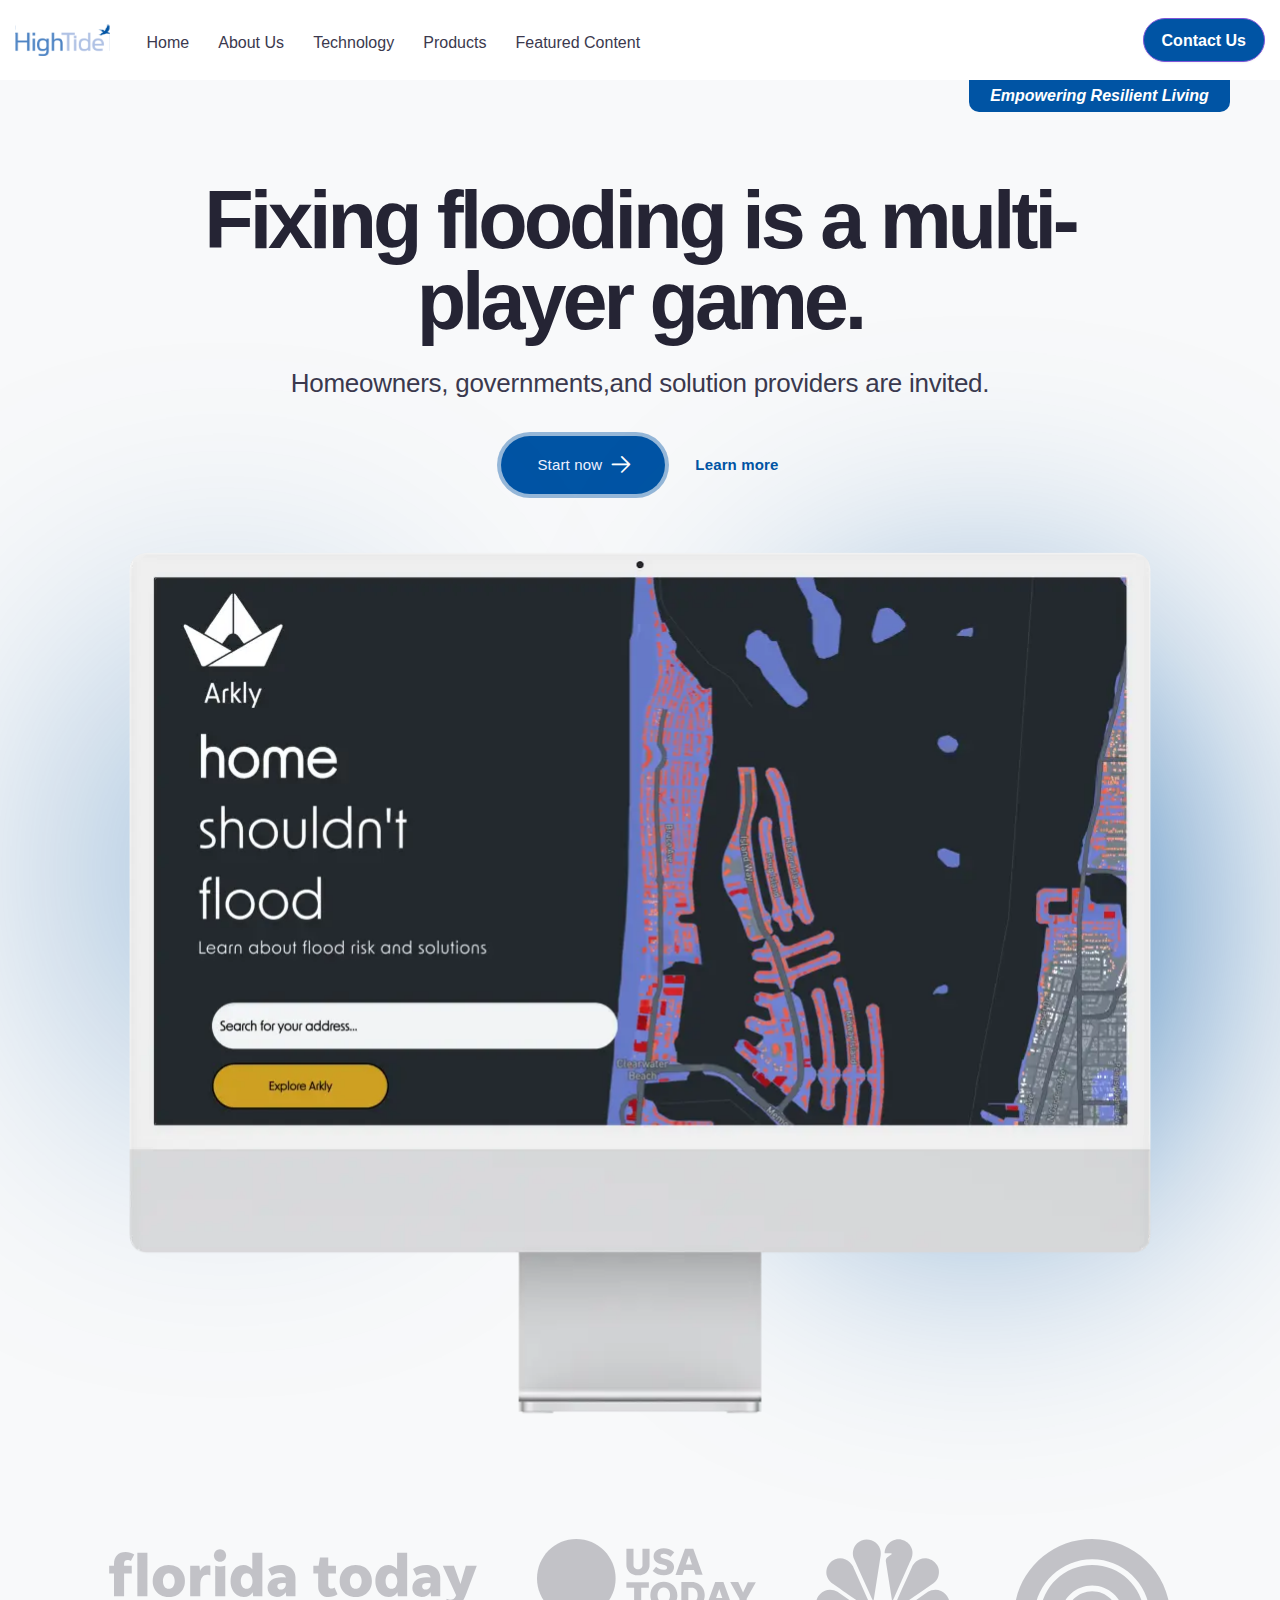
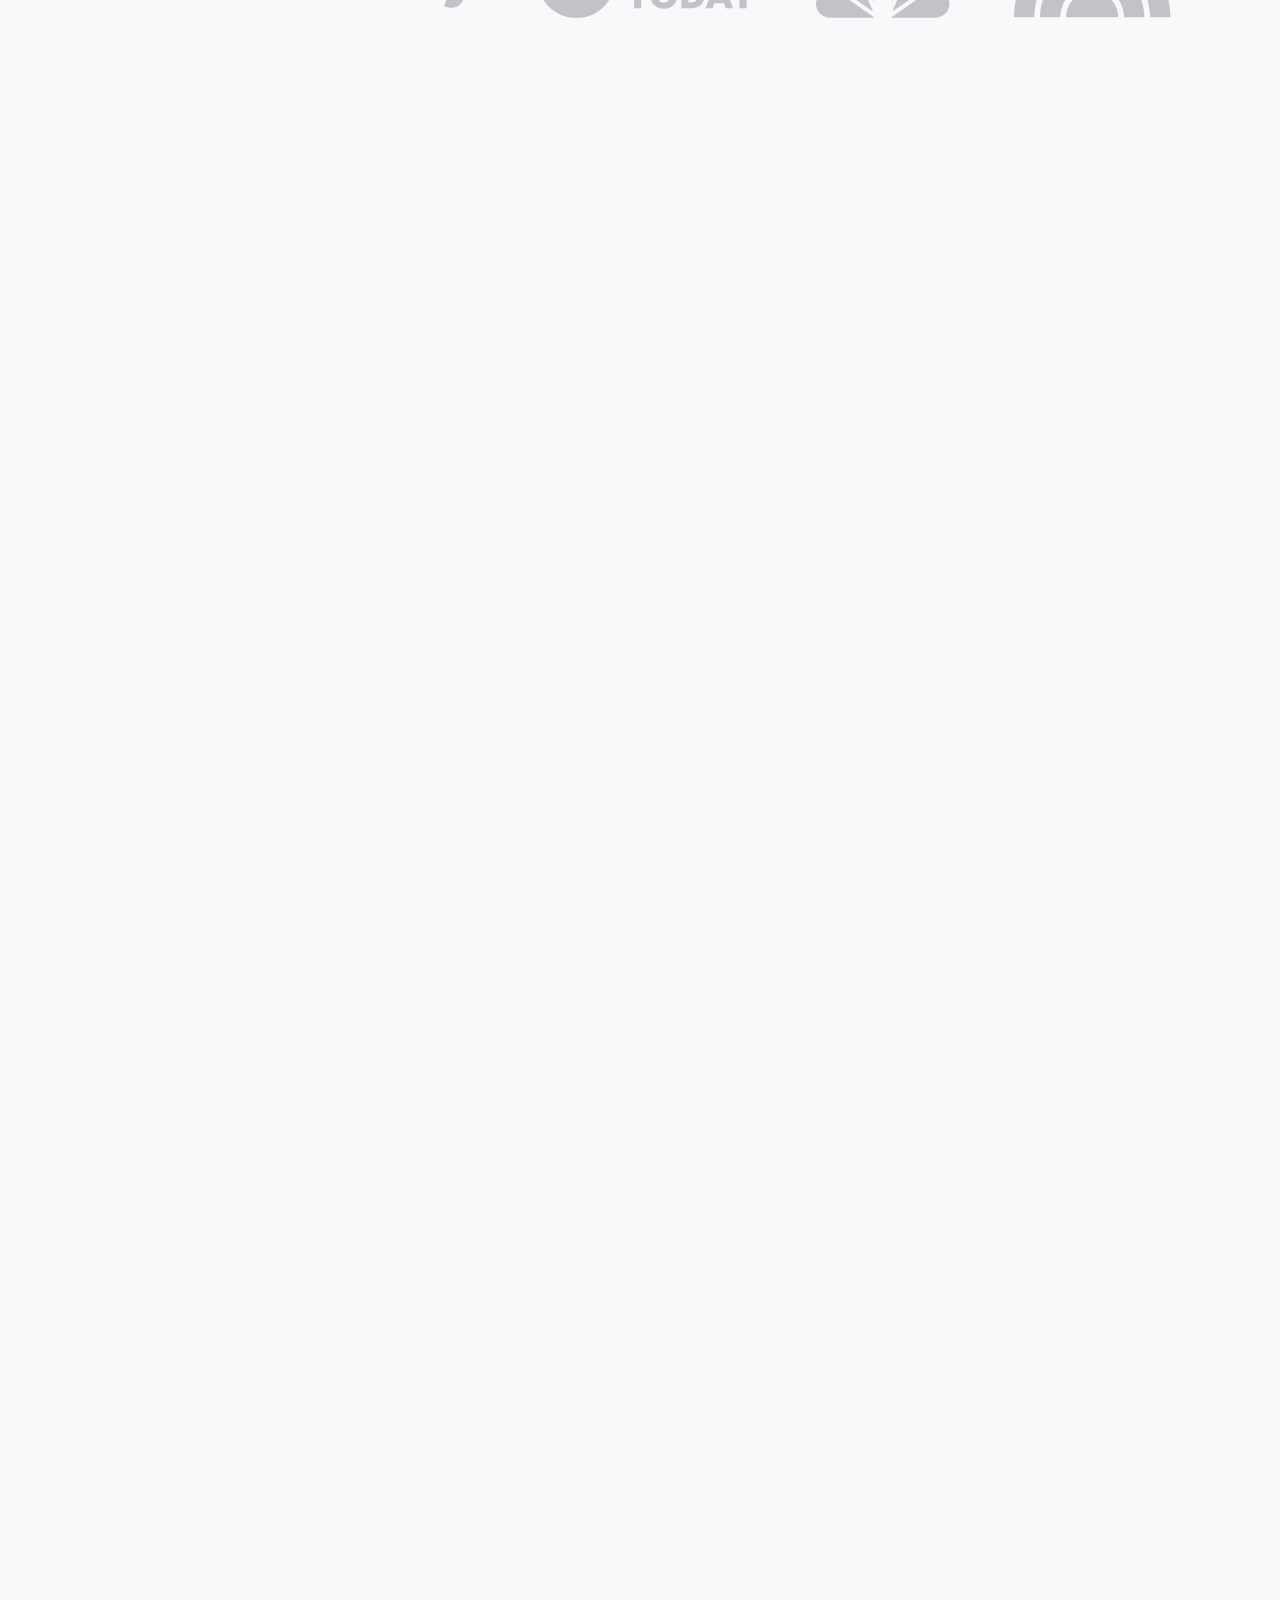
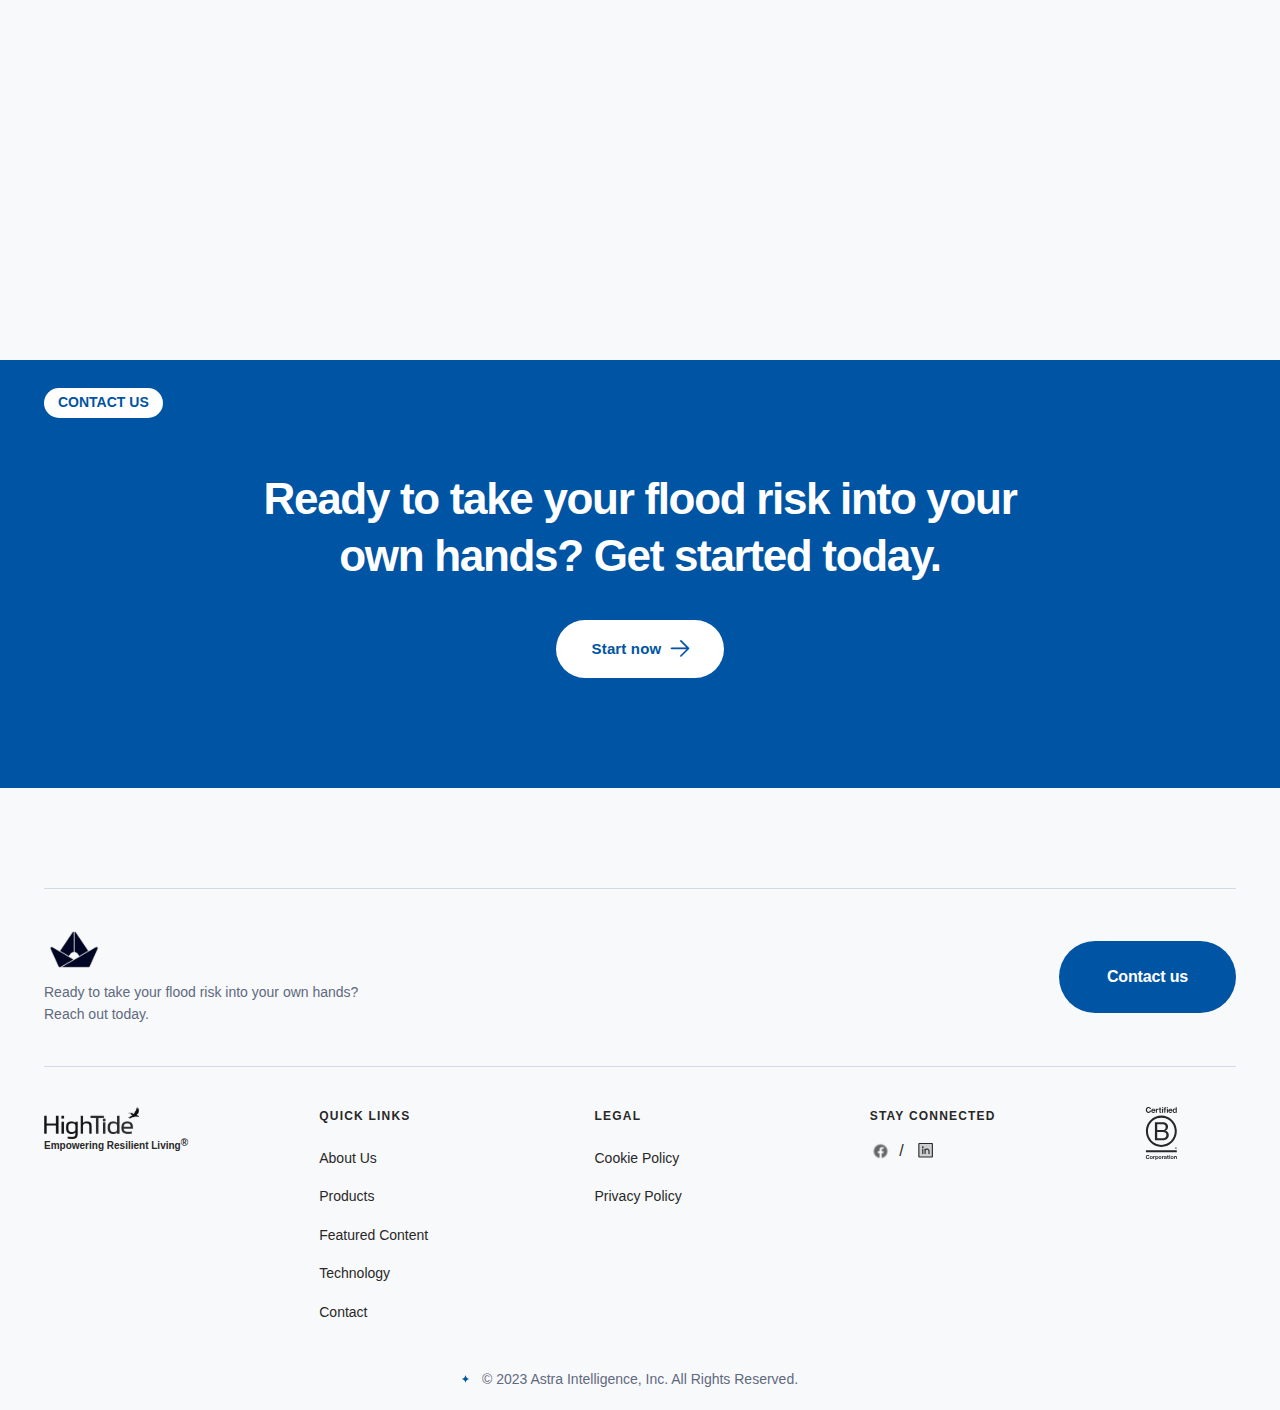
<file: products.html>
<!DOCTYPE html>
<html lang="en">

<head>
	<title>Products</title>
	<meta charset="UTF-8">
	<meta name="format-detection" content="telephone=no">
	<style>
		body {
			opacity: 0;
		}
	</style>
	<link rel="stylesheet" href="css/style.min.css?_v=20240530060136">
	<link rel="shortcut icon" href="favicon.ico">
	<!-- <meta name="robots" content="noindex, nofollow"> -->
	<meta name="viewport" content="width=device-width, initial-scale=1.0">
</head>

<body>
	<div class="wrapper">
		<header class="header">
			<div class="header__box">
				<div class="header__body">
					<a href="#" class="header__logo"><img src="img/logo.svg" alt="logo"></a>
					<div class="header__menu menu">
						<nav class="menu__body">
							<ul class="menu__list">
								<li class="menu__item"><a href="home.html" class="menu__link undefined (link === '1') {_active}">Home</a></li>
								<li class="menu__item"><a href="about.html" class="menu__link">About Us</a></li>
								<li class="menu__item"><a href="technology.html" class="menu__link">Technology</a></li>
								<li class="menu__item"><a href="products.html" class="menu__link">Products</a></li>
								<li class="menu__item"><a href="featured-content.html" class="menu__link">Featured Content</a></li>
							</ul>
						</nav>
					</div>
					<a href="#" data-da=".menu__body, 767.98" class="header__button">Contact Us</a>
					<button type="button" class="menu__icon icon-menu"><span></span></button>
				</div>
			</div>
		</header>
		<main class="page-products">
			<section class="page-products__hero hero">
				<div class="hero__container">
					<div class="hero__top">
						<h1 class="hero__title">Fixing flooding is a multi-player game.</h1>
						<div class="hero__text">Homeowners, governments,and solution providers are invited.</div>
						<div class="hero__actions">
							<a href="#" class="hero__button button _icon-arrow">Start now</a>
							<a href="#" class="hero__more">Learn more</a>
						</div>
					</div>
					<div class="hero__image">
						<img src="img/home/hero/image.webp" alt="image">
					</div>
					<div class="hero__clients clients-hero">
						<div class="clients-hero__items">
							<div class="clients-hero__item clients-hero__item_1">
								<img src="img/home/hero/logo-partner_1.svg" alt="logo partner">
							</div>
							<div class="clients-hero__item clients-hero__item_2">
								<img src="img/home/hero/logo-partner_2.svg" alt="logo partner">
							</div>
							<div class="clients-hero__item clients-hero__item_3">
								<img src="img/home/hero/logo-partner_3.svg" alt="logo partner">
							</div>
							<div class="clients-hero__item clients-hero__item_4">
								<img src="img/home/hero/logo-partner_4.svg" alt="logo partner">
							</div>
						</div>
					</div>
				</div>
			</section>
			<section class="page-products__homeowners homeowners-products">
				<div class="homeowners-products__container">
					<div class="homeowners-products__body">
						<div class="homeowners-products__content">
							<div data-watch data-watch-once data-watch-threshold="0.3" class="homeowners-products__label label">FOR HOMEOWNERS</div>
							<h2 data-watch data-watch-once data-watch-threshold="0.3" class="homeowners-products__title title">Arkly. Your go-to for flood risk data and solutions.</h2>
							<ul class="homeowners-products__list">
								<li data-watch data-watch-once data-watch-threshold="0.3" class="homeowners-products__item text">Use Arkly to get a picture of your property’s flood risk, including your FEMA flood zone, expected annual loss, and the expected cost of solutions.</li>
								<li data-watch data-watch-once data-watch-threshold="0.3" class="homeowners-products__item text">Explore solutions, including purchasing flood insurance through Arkly to get the best deal available. We check all insurers in your area.</li>
								<li data-watch data-watch-once data-watch-threshold="0.3" class="homeowners-products__item text">If your government uses Arkly Pro, you could unlock additional flood insurance discounts and access to flood mitigation grants. </li>
							</ul>
						</div>
						<div data-watch data-watch-once data-watch-threshold="0.3" class="homeowners-products__image">
							<img src="img/products/homeowners-products/image.webp" alt="image">
						</div>
					</div>
				</div>
			</section>
			<section class="page-products__government government-products">
				<div class="government-products__container">
					<div class="government-products__body">
						<div data-watch data-watch-once data-watch-threshold="0.3" class="government-products__risks risks-government-products">
							<h3 class="risks-government-products__title">Risk Assessment Bundle</h3>
							<ul class="risks-government-products__list">
								<li class="risks-government-products__item">F.S. 380.093-ready flood maps.</li>
								<li class="risks-government-products__item">Flood impacts to all buildings.</li>
								<li class="risks-government-products__item">Socioeconomic impacts.</li>
								<li class="risks-government-products__item">Intuitive Results on Arkly Pro.</li>
							</ul>
						</div>
						<div class="government-products__content">
							<div data-watch data-watch-once data-watch-threshold="0.3" class="government-products__label label">FOR GOVERNMENT</div>
							<h2 data-watch data-watch-once data-watch-threshold="0.3" class="government-products__title title">The full picture of your community’s vulnerability</h2>
							<ul class="government-products__list">
								<li data-watch data-watch-once data-watch-threshold="0.3" class="government-products__item text">In addition to checking the boxes you’d expect, our next generation vulnerability assessments go a step beyond.</li>
								<li data-watch data-watch-once data-watch-threshold="0.3" class="government-products__item text">We’ll provide flood damage estimates for all buildings in your community for any combination of sea level rise and storm surge scenarios and highlight your community’s most vulnerable areas with our socioeconomic impact model.</li>
								<li data-watch data-watch-once data-watch-threshold="0.3" class="government-products__item text">To ensure your results are actionable, all results are delivered through the intuitive and interactive Arkly Pro platform.</li>
							</ul>
						</div>
					</div>
				</div>
			</section>
			<section class="page-products__resilience resilience-products">
				<div class="resilience-products__container">
					<h2 data-watch data-watch-once data-watch-threshold="0.3" class="resilience-products__title title">Arkly Pro. Goodbye, PDFs. Hello Resilience.</h2>
					<div data-watch data-watch-once data-watch-threshold="0.3" class="resilience-products__text">We’ve designed Arkly Pro in collaboration with resilience practitioners to get things done. We want to do the same with you.</div>
					<div data-watch data-watch-once data-watch-threshold="0.1" class="resilience-products__items">
						<div class="resilience-products__item item-resilience-products">
							<div class="item-resilience-products__icon">
								<img src="img/products/resilience-products/icon_1.svg" alt="icon">
							</div>
							<div class="item-resilience-products__text">Once your risks are known, you don’t want that locked up in a 200 page PDF do you? Our interactive platform makes complex risk data intuitive.</div>
						</div>
						<div class="resilience-products__item item-resilience-products">
							<div class="item-resilience-products__icon">
								<img src="img/products/resilience-products/icon_2.svg" alt="icon">
							</div>
							<div class="item-resilience-products__text">Simulate adaptation scenarios, get cost and cost-benefit estimates, and apply for flood mitigation grants.</div>
						</div>
						<div class="resilience-products__item item-resilience-products">
							<div class="item-resilience-products__icon">
								<img src="img/products/resilience-products/icon_3.svg" alt="icon">
							</div>
							<div class="item-resilience-products__text">Run targeted outreach campaigns to communicate property-level impacts to members of your community.</div>
						</div>
					</div>
					<h4 data-watch data-watch-once data-watch-threshold="0.3" class="resilience-products__subtitle">Want something else? We’ll build it for you.</h4>
				</div>
			</section>
			<section class="page-products__contact contact-block">
				<div class="contact-block__container">
					<div class="contact-block__content">
						<h2 class="contact-block__title">Ready to take your flood risk into your own hands? Get started today.</h2>
						<a href="#" class="contact-block__button button button_white _icon-arrow">Start now</a>
					</div>
					<div class="contact-block__label label label_white">Contact us</div>
				</div>
			</section>
		</main>
		<footer class="footer">
			<div class="footer__container">
				<div class="footer__top top-footer">
					<div class="top-footer__body">
						<div class="top-footer__icon">
							<img src="img/footer/logo-arkly.svg" alt="icon">
						</div>
						<div class="top-footer__text">
							<p>Ready to take your flood risk into your own hands? Reach out today.</p>
						</div>
					</div>
					<a href="#" class="top-footer__button">Contact us</a>
				</div>
				<div class="footer__main main-footer">
					<div class="main-footer__columns">
						<div class="main-footer__column main-footer__column_logo">
							<a href="#" class="main-footer__logo"><img src="img/footer/logo-footer.svg" alt="logo"></a>
							<div class="main-footer__text">Empowering Resilient Living</div>
						</div>
						<div class="main-footer__column main-footer__column_links">
							<div class="main-footer__label">Quick LINKS</div>
							<nav class="main-footer__menu menu-main-footer">
								<ul class="menu-main-footer__list">
									<li class="menu-main-footer__item"><a href="#" class="menu-main-footer__link">About Us</a></li>
									<li class="menu-main-footer__item"><a href="#" class="menu-main-footer__link">Products</a></li>
									<li class="menu-main-footer__item"><a href="#" class="menu-main-footer__link">Featured Content</a></li>
									<li class="menu-main-footer__item"><a href="#" class="menu-main-footer__link">Technology</a></li>
									<li class="menu-main-footer__item"><a href="#" class="menu-main-footer__link">Contact</a></li>
								</ul>
							</nav>
						</div>
						<div class="main-footer__column main-footer__column_legal">
							<div class="main-footer__label">Legal</div>
							<nav class="main-footer__menu menu-main-footer">
								<ul class="menu-main-footer__list">
									<li class="menu-main-footer__item"><a href="#" class="menu-main-footer__link">Cookie Policy</a></li>
									<li class="menu-main-footer__item"><a href="#" class="menu-main-footer__link">Privacy Policy</a></li>
								</ul>
							</nav>
						</div>
						<div class="main-footer__column main-footer__column_connected">
							<div class="main-footer__label">Stay Connected</div>
							<div class="main-footer__social">
								<a href="#" class="main-footer__social-link">
									<img src="img/footer/icon-facebook.svg" alt="icon facebook">
								</a>
								<a href="#" class="main-footer__social-link">
									<img src="img/footer/icon-instagram.svg" alt="icon instagram">
								</a>
							</div>
						</div>
						<div class="main-footer__column main-footer__column_last">
							<img src="img/footer/icon-certified.svg" alt="icon">
						</div>
					</div>
				</div>
				<div class="footer__bottom bottom-footer">
					<div class="bottom-footer__copyright">© 2023 Astra Intelligence, Inc. All Rights Reserved.</div>
				</div>
			</div>
		</footer>
	</div>
	<script src="js/app.min.js?_v=20240530060136"></script>
</body>

</html>
</file>
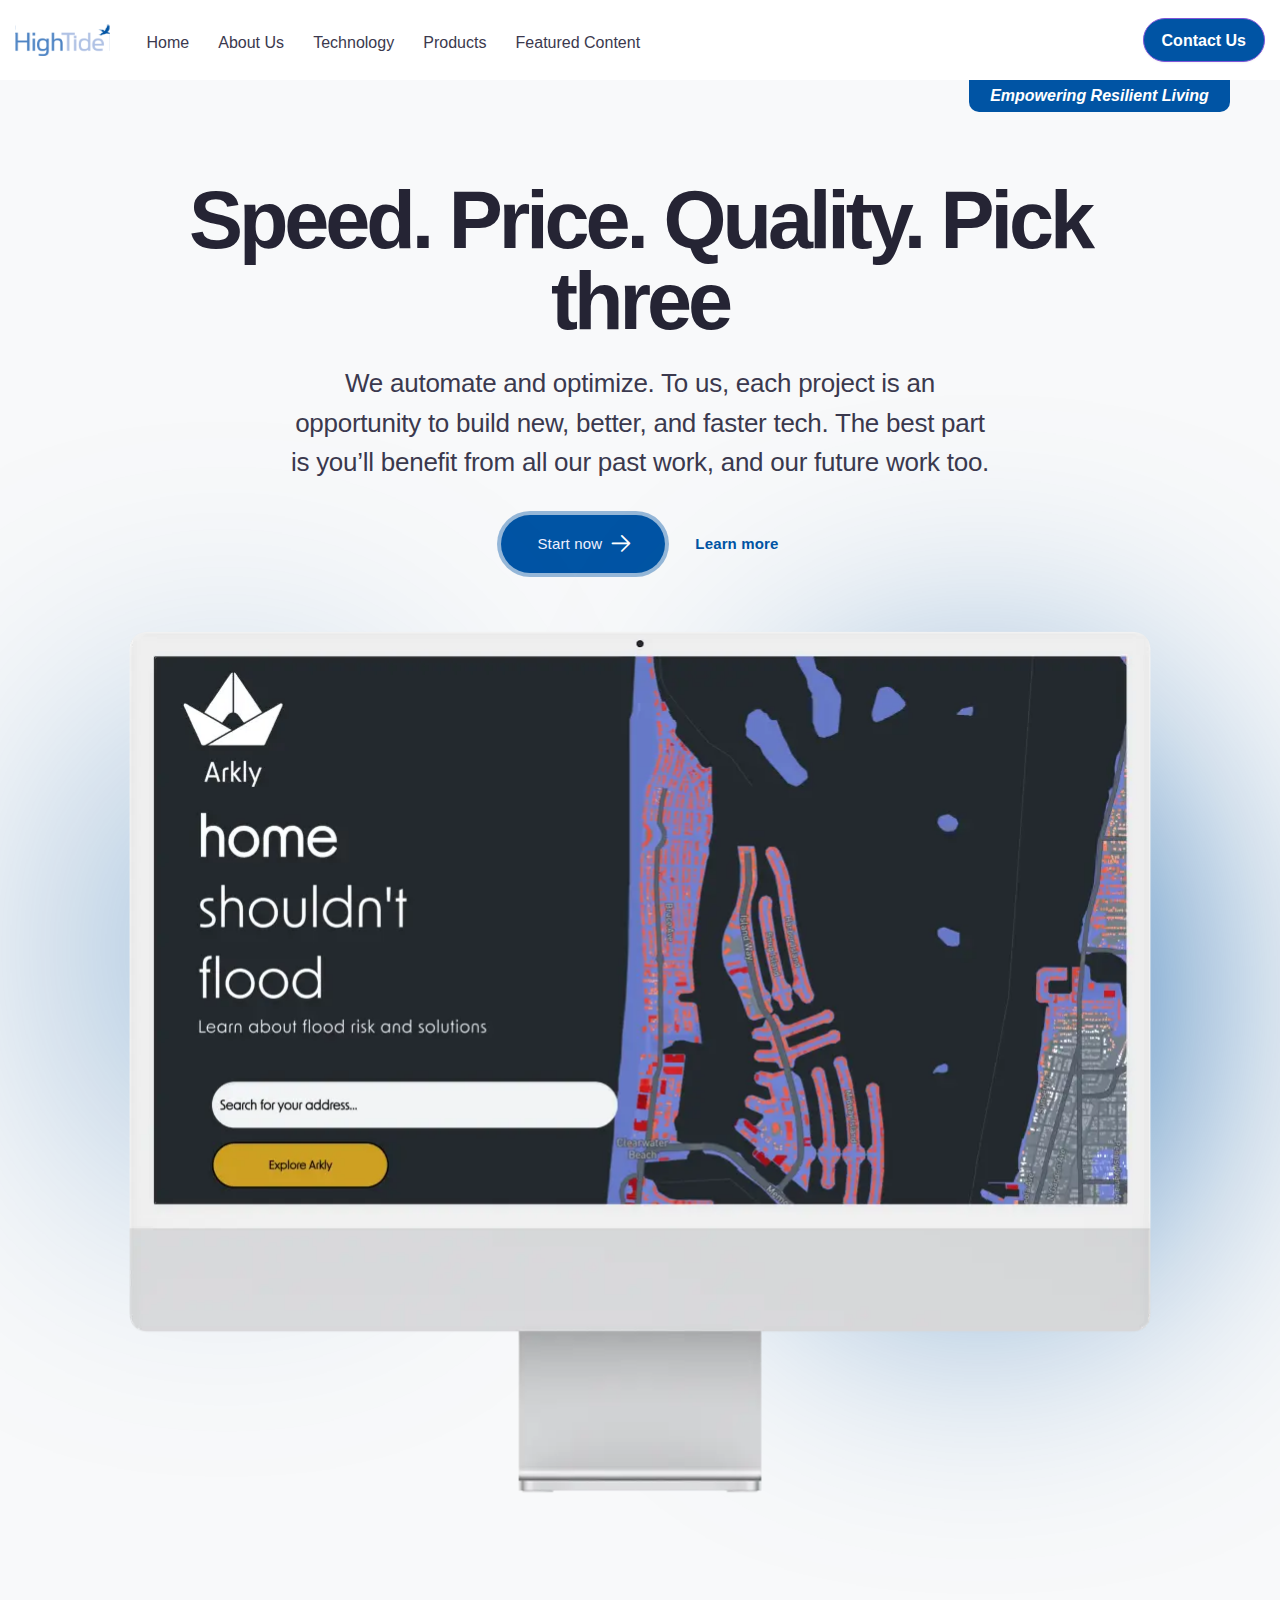
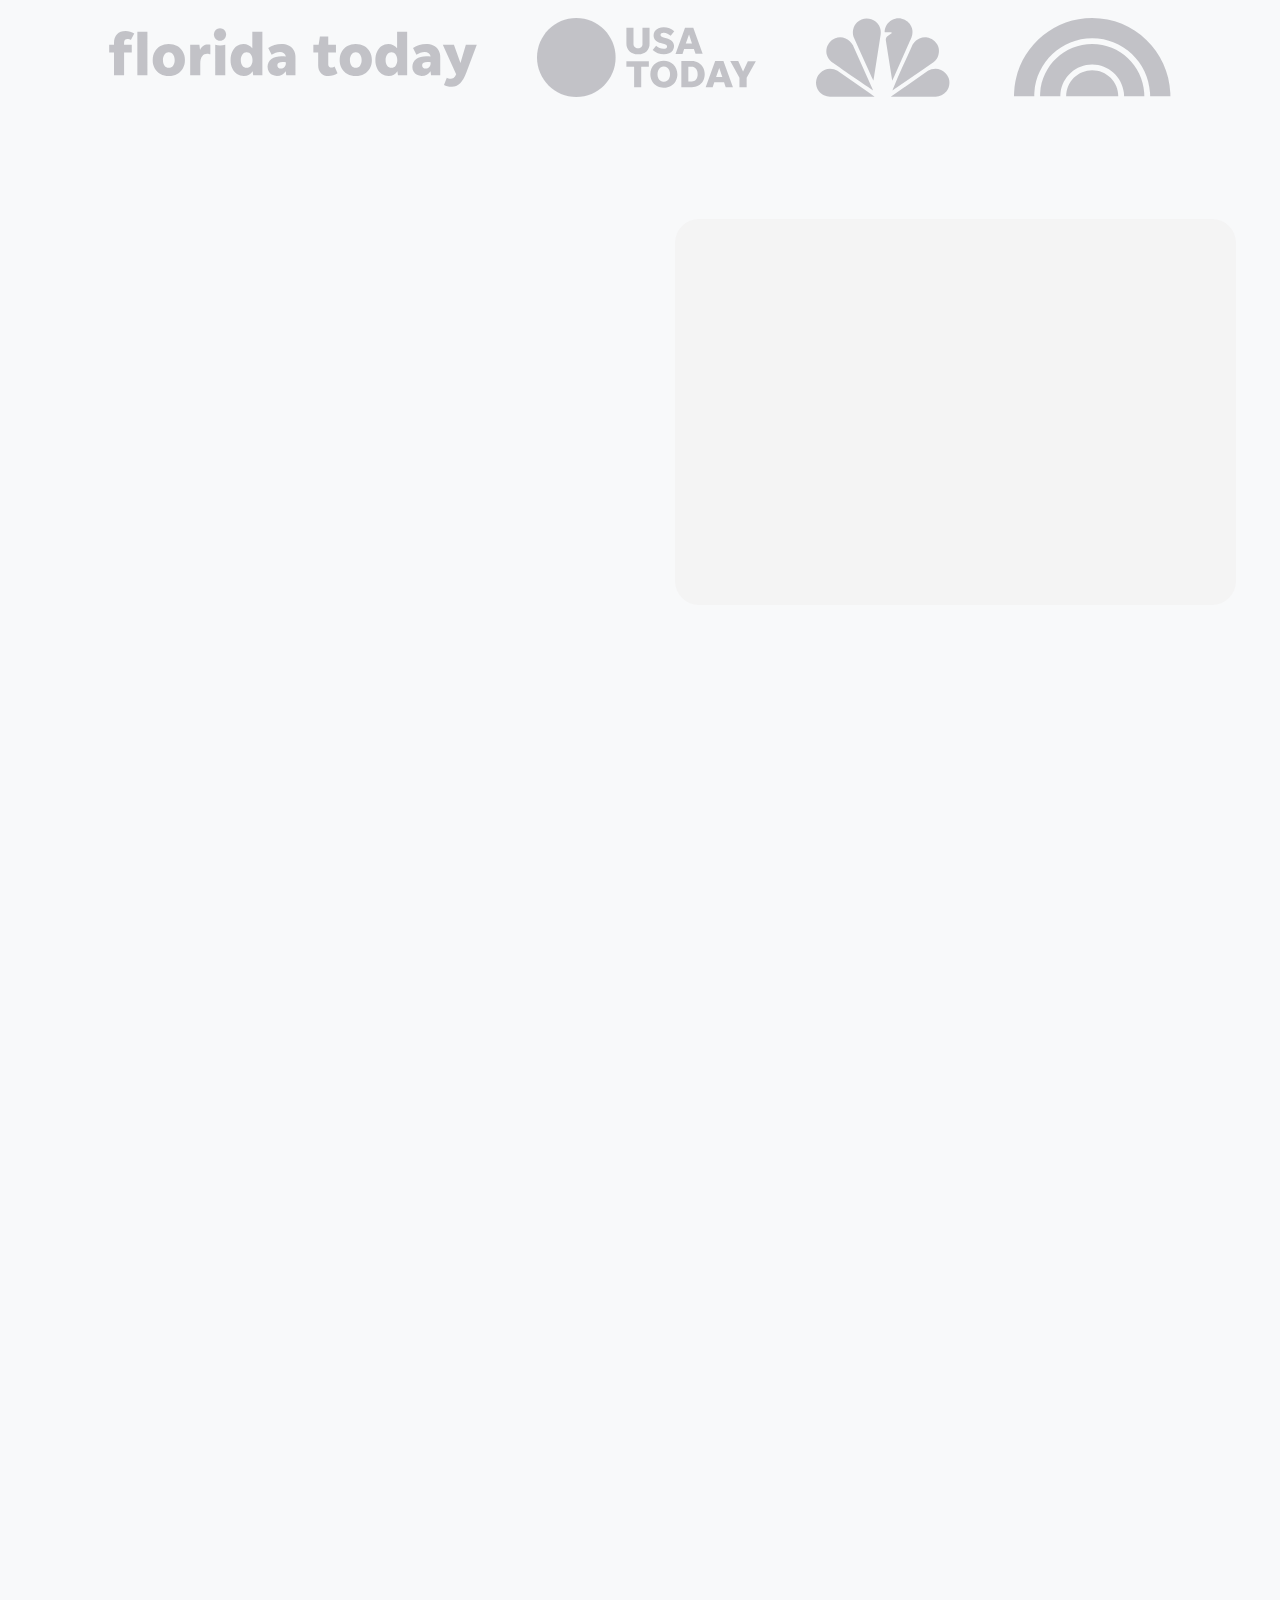
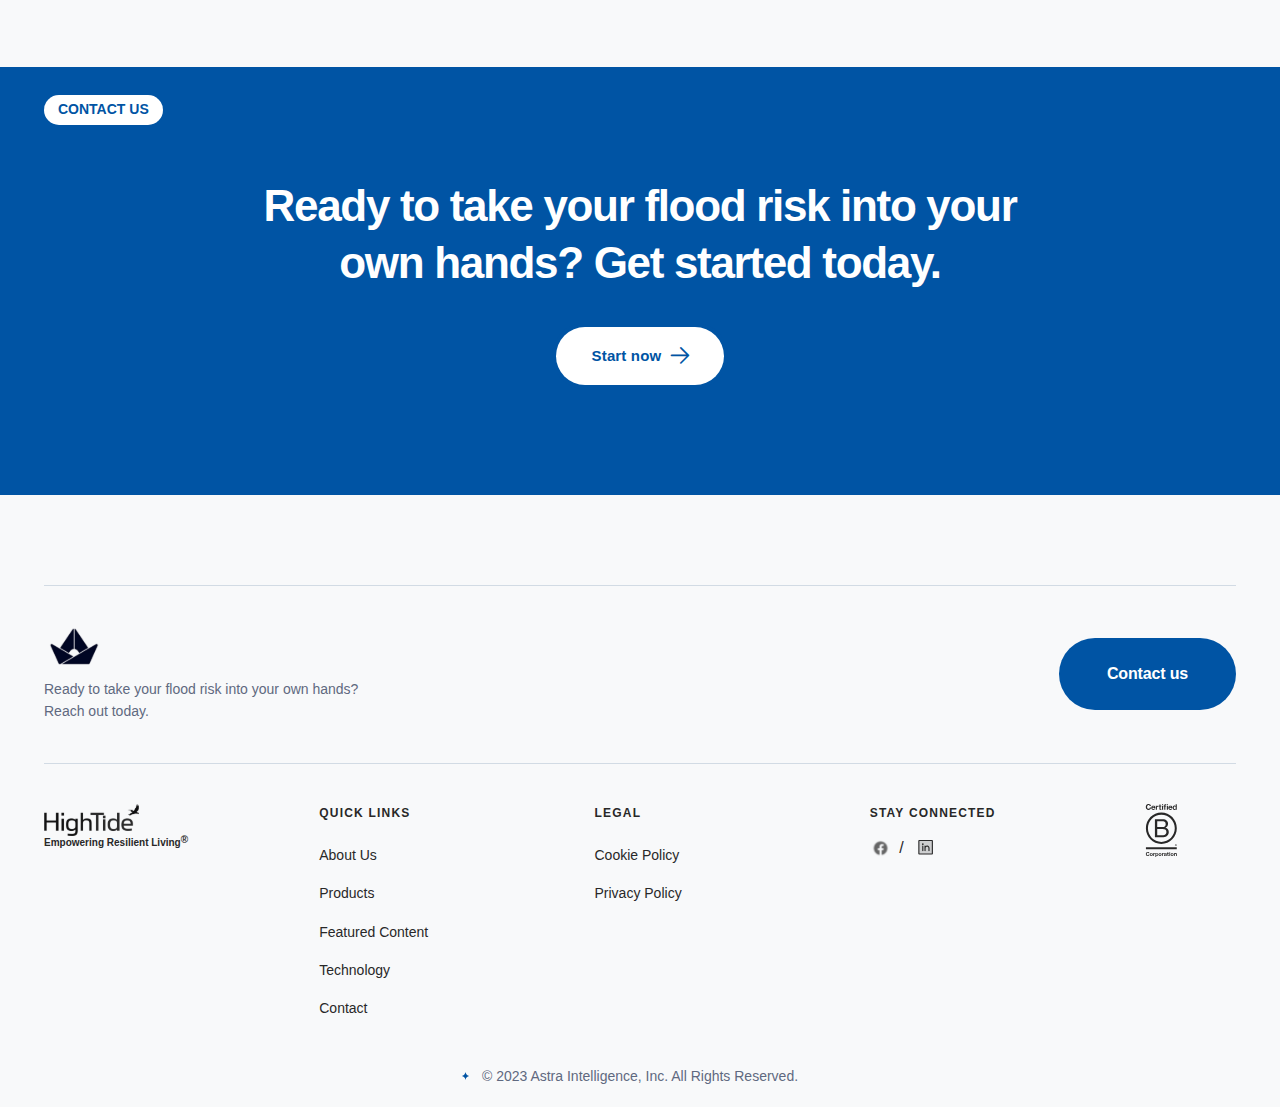
<file: technology.html>
<!DOCTYPE html>
<html lang="en">

<head>
	<title>Technology</title>
	<meta charset="UTF-8">
	<meta name="format-detection" content="telephone=no">
	<style>
		body {
			opacity: 0;
		}
	</style>
	<link rel="stylesheet" href="css/style.min.css?_v=20240530060136">
	<link rel="shortcut icon" href="favicon.ico">
	<!-- <meta name="robots" content="noindex, nofollow"> -->
	<meta name="viewport" content="width=device-width, initial-scale=1.0">
</head>

<body>
	<div class="wrapper">
		<header class="header">
			<div class="header__box">
				<div class="header__body">
					<a href="#" class="header__logo"><img src="img/logo.svg" alt="logo"></a>
					<div class="header__menu menu">
						<nav class="menu__body">
							<ul class="menu__list">
								<li class="menu__item"><a href="home.html" class="menu__link @@if (link === '1') {_active}">Home</a></li>
								<li class="menu__item"><a href="about.html" class="menu__link">About Us</a></li>
								<li class="menu__item"><a href="technology.html" class="menu__link">Technology</a></li>
								<li class="menu__item"><a href="products.html" class="menu__link">Products</a></li>
								<li class="menu__item"><a href="featured-content.html" class="menu__link">Featured Content</a></li>
							</ul>
						</nav>
					</div>
					<a href="#" data-da=".menu__body, 767.98" class="header__button">Contact Us</a>
					<button type="button" class="menu__icon icon-menu"><span></span></button>
				</div>
			</div>
		</header>
		<main class="page-technology">
			<section class="page-technology__hero hero">
				<div class="hero__container">
					<div class="hero__top">
						<h1 class="hero__title">Speed. Price. Quality. Pick three</h1>
						<div class="hero__text">We automate and optimize. To us, each project is an opportunity to build new, better, and faster tech. The best part is you’ll benefit from all our past work, and our future work too.</div>
						<div class="hero__actions">
							<a href="#" class="hero__button button _icon-arrow">Start now</a>
							<a href="#" class="hero__more">Learn more</a>
						</div>
					</div>
					<div class="hero__image">
						<img src="img/home/hero/image.webp" alt="image">
					</div>
					<div class="hero__clients clients-hero">
						<div class="clients-hero__items">
							<div class="clients-hero__item clients-hero__item_1">
								<img src="img/home/hero/logo-partner_1.svg" alt="logo partner">
							</div>
							<div class="clients-hero__item clients-hero__item_2">
								<img src="img/home/hero/logo-partner_2.svg" alt="logo partner">
							</div>
							<div class="clients-hero__item clients-hero__item_3">
								<img src="img/home/hero/logo-partner_3.svg" alt="logo partner">
							</div>
							<div class="clients-hero__item clients-hero__item_4">
								<img src="img/home/hero/logo-partner_4.svg" alt="logo partner">
							</div>
						</div>
					</div>
				</div>
			</section>
			<section class="page-technology__black-box black-box">
				<div class="black-box__container">
					<div class="black-box__body">
						<div class="black-box__content content-technology">
							<h2 data-watch data-watch-once data-watch-threshold="0.3" class="content-technology__title title">Thinking outside the black box</h2>
							<h3 data-watch data-watch-once data-watch-threshold="0.3" class="content-technology__text text">If all models are wrong, what makes the HighTide Risk Engine useful? We think it’s the data. Work with us whether you’re starting from scratch, or already have the best data. Our flexible model can handle it.</h3>
							<a href="#" data-watch data-watch-once data-watch-threshold="0.3" class="content-technology__button _icon-arrow-small">Get Demo</a>
						</div>
						<div class="black-box__items">
							<div data-watch data-watch-once data-watch-threshold="0.3" class="black-box__item item-black-box">
								<div class="item-black-box__icon">
									<img src="img/technology/black-box/icon_1.svg" alt="icon">
								</div>
								<div class="item-black-box__body">
									<h4 class="item-black-box__title">Excellence in Big Data and Technology</h4>
									<h5 class="item-black-box__subtitle">Unanimous 2024 East Central Florida Diamond Award Winner</h5>
									<div class="item-black-box__text">East Central Florida Regional Planning Council</div>
								</div>
							</div>
							<div data-watch data-watch-once data-watch-threshold="0.3" class="black-box__item item-black-box">
								<div class="item-black-box__icon">
									<img src="img/technology/black-box/icon_2.svg" alt="icon">
								</div>
								<div class="item-black-box__body">
									<h4 class="item-black-box__title">Microsoft AI for Earth</h4>
									<h5 class="item-black-box__subtitle">Award Winner for Sea Level Rise Risk to Population</h5>
									<div class="item-black-box__text">Microsoft</div>
								</div>
							</div>
							<div data-watch data-watch-once data-watch-threshold="0.3" class="black-box__item item-black-box">
								<div class="item-black-box__icon">
									<img src="img/technology/black-box/icon_3.svg" alt="icon">
								</div>
								<div class="item-black-box__body">
									<h4 class="item-black-box__title">Big Earth - Water Hackathon</h4>
									<h5 class="item-black-box__subtitle">First Place</h5>
									<div class="item-black-box__text">Stanford University School of Earth</div>
								</div>
							</div>
						</div>
					</div>
				</div>
			</section>
			<section class="page-technology__pioneering-tech pioneering-tech">
				<div class="pioneering-tech__container">
					<div class="pioneering-tech__body">
						<div data-watch data-watch-once data-watch-threshold="0.3" class="pioneering-tech__image">
							<img src="img/technology/pioneering-tech/image.svg" alt="image">
						</div>
						<div class="pioneering-tech__content content-technology">
							<h2 data-watch data-watch-once data-watch-threshold="0.3" class="content-technology__title title">Pioneering tech. At your fingertips.</h2>
							<div data-watch data-watch-once data-watch-threshold="0.3" class="content-technology__text text">We developed the peer-reviewed Stanford Urban Risk Framework (SURF) to quantify the impacts of flooding in terms everyone can understand: dollars and people at risk. We battle-tested SURF with governments in Florida, California, and Puerto Rico to develop the HighTide Risk Engine.</div>
							<a href="#" data-watch data-watch-once data-watch-threshold="0.3" class="content-technology__button _icon-arrow-small">Read our paper</a>
						</div>
					</div>
				</div>
			</section>
			<section class="page-technology__ai ai">
				<div class="ai__container">
					<div class="ai__body">
						<div class="ai__content content-technology">
							<h2 data-watch data-watch-once data-watch-threshold="0.3" class="content-technology__title title">Did someone say AI? We did. 5 years ago</h2>
							<div data-watch data-watch-once data-watch-threshold="0.3" class="content-technology__text text">We won’t write your essays for you. Instead, we’ll leverage the power of AI to quantify uncertainty, fill data gaps, and fill you with confidence. Let’s get your data off paper, into a database, and make magic happen.</div>
							<a href="#" data-watch data-watch-once data-watch-threshold="0.3" class="content-technology__button _icon-arrow-small">Case studies</a>
						</div>
						<div data-watch data-watch-once data-watch-threshold="0.3" class="ai__image">
							<img src="img/technology/ai/image.webp" alt="image">
						</div>
					</div>
				</div>
			</section>
			<section class="page-technology__contact contact-technology">
				<div class="contact-technology__container">
					<div class="contact-technology__content">
						<h2 class="contact-technology__title">Ready to take your flood risk into your own hands? Get started today.</h2>
						<a href="#" class="contact-technology__button button button_white _icon-arrow">Start now</a>
					</div>
					<div class="contact-technology__label label label_white">Contact us</div>
				</div>
			</section>
		</main>
		<footer class="footer">
			<div class="footer__container">
				<div class="footer__top top-footer">
					<div class="top-footer__body">
						<div class="top-footer__icon">
							<img src="img/footer/logo-arkly.svg" alt="icon">
						</div>
						<div class="top-footer__text">
							<p>Ready to take your flood risk into your own hands? Reach out today.</p>
						</div>
					</div>
					<a href="#" class="top-footer__button">Contact us</a>
				</div>
				<div class="footer__main main-footer">
					<div class="main-footer__columns">
						<div class="main-footer__column main-footer__column_logo">
							<a href="#" class="main-footer__logo"><img src="img/footer/logo-footer.svg" alt="logo"></a>
							<div class="main-footer__text">Empowering Resilient Living</div>
						</div>
						<div class="main-footer__column main-footer__column_links">
							<div class="main-footer__label">Quick LINKS</div>
							<nav class="main-footer__menu menu-main-footer">
								<ul class="menu-main-footer__list">
									<li class="menu-main-footer__item"><a href="#" class="menu-main-footer__link">About Us</a></li>
									<li class="menu-main-footer__item"><a href="#" class="menu-main-footer__link">Products</a></li>
									<li class="menu-main-footer__item"><a href="#" class="menu-main-footer__link">Featured Content</a></li>
									<li class="menu-main-footer__item"><a href="#" class="menu-main-footer__link">Technology</a></li>
									<li class="menu-main-footer__item"><a href="#" class="menu-main-footer__link">Contact</a></li>
								</ul>
							</nav>
						</div>
						<div class="main-footer__column main-footer__column_legal">
							<div class="main-footer__label">Legal</div>
							<nav class="main-footer__menu menu-main-footer">
								<ul class="menu-main-footer__list">
									<li class="menu-main-footer__item"><a href="#" class="menu-main-footer__link">Cookie Policy</a></li>
									<li class="menu-main-footer__item"><a href="#" class="menu-main-footer__link">Privacy Policy</a></li>
								</ul>
							</nav>
						</div>
						<div class="main-footer__column main-footer__column_connected">
							<div class="main-footer__label">Stay Connected</div>
							<div class="main-footer__social">
								<a href="#" class="main-footer__social-link">
									<img src="img/footer/icon-facebook.svg" alt="icon facebook">
								</a>
								<a href="#" class="main-footer__social-link">
									<img src="img/footer/icon-instagram.svg" alt="icon instagram">
								</a>
							</div>
						</div>
						<div class="main-footer__column main-footer__column_last">
							<img src="img/footer/icon-certified.svg" alt="icon">
						</div>
					</div>
				</div>
				<div class="footer__bottom bottom-footer">
					<div class="bottom-footer__copyright">© 2023 Astra Intelligence, Inc. All Rights Reserved.</div>
				</div>
			</div>
		</footer>
	</div>
	<script src="js/app.min.js?_v=20240530060136"></script>
</body>

</html>
</file>
<file: css/style.min.css>
@charset "UTF-8";@import url(https://fonts.googleapis.com/css?family=Public+Sans:regular,500&display=swap);@font-face{font-family:HelveticaBold;font-display:swap;src:url(../fonts/HelveticaBold.woff2) format("woff2");font-weight:400;font-style:normal}@font-face{font-family:HelveticaBoldItalic;font-display:swap;src:url(../fonts/HelveticaBoldItalic.woff2) format("woff2");font-weight:400;font-style:normal}@font-face{font-family:HelveticaItalic;font-display:swap;src:url(../fonts/HelveticaItalic.woff2) format("woff2");font-weight:400;font-style:normal}@font-face{font-family:HelveticaMedium;font-display:swap;src:url(../fonts/HelveticaMedium.woff2) format("woff2");font-weight:400;font-style:normal}@font-face{font-family:HelveticaRegular;font-display:swap;src:url(../fonts/HelveticaRegular.woff2) format("woff2");font-weight:400;font-style:normal}@font-face{font-family:icons;font-display:swap;src:url(../fonts/icons.woff2) format("woff2");font-weight:400;font-style:normal}[class*=_icon-]::before{font-family:icons;font-style:normal;font-weight:400;font-variant:normal;text-transform:none;line-height:1;-webkit-font-smoothing:antialiased;-moz-osx-font-smoothing:grayscale}._icon-arrow:before{content:"\e904";color:#fff}._icon-arrow-small:before{content:"\e900";color:#fff}*{padding:0;margin:0;border:0}*,*::after,*::before{box-sizing:border-box}*::after,*::before{display:inline-block}body,html{height:100%;min-width:320px}body{color:#282828;line-height:1;font-family:Helvetica;font-size:1.625rem;-ms-text-size-adjust:100%;-moz-text-size-adjust:100%;-webkit-text-size-adjust:100%;-webkit-font-smoothing:antialiased;-moz-osx-font-smoothing:grayscale}button,input,textarea{font-family:Helvetica;font-size:inherit;line-height:inherit;color:inherit;background-color:transparent}input,textarea{width:100%}button,option,select{cursor:pointer}a{display:inline-block;color:inherit;text-decoration:none}ul li{list-style:none}img{vertical-align:top}h1,h2,h3,h4,h5,h6{font-weight:inherit;font-size:inherit}.lock body{overflow:hidden;touch-action:none;-ms-scroll-chaining:none;overscroll-behavior:none}.loaded body{opacity:1}.wrapper{min-height:100%;display:flex;flex-direction:column;overflow:hidden;background-color:#f8f9fa}@supports (overflow:clip){.wrapper{overflow:clip}}.wrapper > main{flex:1 1 auto}.wrapper > *{min-width:0}[class*=__container]{max-width:76.375rem;margin:0 auto;padding:0 .9375rem}.button{display:inline-flex;flex-direction:row-reverse;gap:.625rem;padding:0 36px;height:3.625rem;box-shadow:0 0 0 4px rgba(0,84,164,.4);background-color:#0054a4;border-radius:9999px;font-size:.9375rem;line-height:171%;letter-spacing:.01em;color:#eff0ff;text-shadow:0 4px 4px 0 rgba(0,0,0,.25);justify-content:center;align-items:center;transition:all .5s ease 0s}.button::before{-webkit-transform:rotate(90deg);transform:rotate(90deg);font-size:1.125rem;font-weight:600;transition:all .5s ease 0s}.button_white{background-color:#fff;color:#0054a4}.button_white::before{color:#0054a4}.button--fw{width:100%}input[type=email],input[type=tel],input[type=text],textarea{-webkit-appearance:none;appearance:none}.input{border-radius:0!important;width:100%;display:block;caret-color:inherit}.input._form-focus{outline:0}.input[placeholder]:not([data-placeholder-nohiden])::-webkit-input-placeholder{-webkit-transition:opacity .3s;transition:opacity .3s}.input[placeholder]:not([data-placeholder-nohiden]):-ms-input-placeholder{-ms-transition:opacity .3s;transition:opacity .3s}.input[placeholder]:not([data-placeholder-nohiden])::-ms-input-placeholder{-ms-transition:opacity .3s;transition:opacity .3s}.input[placeholder]:not([data-placeholder-nohiden])::placeholder{transition:opacity .3s}.input[placeholder]:not([data-placeholder-nohiden]):focus::-webkit-input-placeholder{opacity:0}.input[placeholder]:not([data-placeholder-nohiden]):focus:-ms-input-placeholder{opacity:0}.input[placeholder]:not([data-placeholder-nohiden]):focus::-ms-input-placeholder{opacity:0}.input[placeholder]:not([data-placeholder-nohiden]):focus::placeholder{opacity:0}textarea.input{resize:none;padding:0 0}.icon-menu{display:none}.ibg{width:100%;height:100%;-o-object-fit:cover;object-fit:cover}.ibg--top{-o-object-position:top;object-position:top}.ibg--bottom{-o-object-position:bottom;object-position:bottom}.ibg--left{-o-object-position:left;object-position:left}.ibg--right{-o-object-position:right;object-position:right}.ibg--contain{-o-object-fit:contain;object-fit:contain}.title{font-weight:700;line-height:130%;letter-spacing:-.03em}.label{height:1.875rem;padding:0 .875rem;border-radius:100px;background-color:#0054a4;color:#fff;font-size:.875rem;line-height:157%;font-weight:700;text-transform:uppercase;display:inline-flex;justify-content:center;align-items:center}.label_white{background-color:#fff;color:#0054a4}.text{font-size:1.125rem;line-height:167%;color:#5f6980}.content-technology{display:flex;flex-direction:column;align-items:start}.content-technology__title{opacity:0;-webkit-transform:translateX(-20%);transform:translateX(-20%);transition:all .8s ease 0s}.content-technology__title._watcher-view{opacity:1;-webkit-transform:translateX(0);transform:translateX(0)}.content-technology__title:not(:last-child){margin-bottom:1.5rem}.content-technology__text{opacity:0;-webkit-transform:translateX(-20%);transform:translateX(-20%);transition:all .8s ease 0s}.content-technology__text._watcher-view{opacity:1;-webkit-transform:translateX(0);transform:translateX(0)}.content-technology__text:not(:last-child){margin-bottom:1rem}.content-technology__button{height:1.625rem;font-size:1rem;line-height:162%;font-weight:600;display:flex;flex-direction:row-reverse;align-items:center;gap:.625rem;opacity:0;-webkit-transform:translateX(-20%);transform:translateX(-20%);transition:all .8s ease 0s}.content-technology__button::before{width:1.25rem;height:1.25rem;border-radius:50%;background-color:#0054a4;color:#fff;-webkit-transform:rotate(45deg);transform:rotate(45deg);transition:-webkit-transform .5s ease 0s;transition:transform .5s ease 0s;transition:transform .5s ease 0s,-webkit-transform .5s ease 0s;display:flex;justify-content:center;align-items:center;font-size:.75rem;font-weight:600}.content-technology__button._watcher-view{opacity:1;-webkit-transform:translateX(0);transform:translateX(0)}.blog-item-card__image{border-radius:1.5625rem;overflow:hidden;width:100%;padding-bottom:63.6604774536%;position:relative}.blog-item-card__image img{position:absolute;width:100%;height:100%;top:0;left:0;-o-object-fit:cover;object-fit:cover;transition:all .5s ease 0s}.blog-item-card__image:not(:last-child){margin-bottom:1rem}.blog-item-card__date:not(:last-child){margin-bottom:.75rem}.blog-item-card__content:not(:last-child){margin-bottom:1.5rem}.blog-item-card__title-link{width:100%}.blog-item-card__title-link:not(:last-child){margin-bottom:.75rem}.blog-item-card__title{font-size:1.5rem;font-weight:700;line-height:133%;display:flex;flex-direction:row-reverse;align-items:center;gap:.625rem}.blog-item-card__title span{flex:1 1 auto}.blog-item-card__title::before{color:#282828;font-weight:600;transition:-webkit-transform .5s ease 0s;transition:transform .5s ease 0s;transition:transform .5s ease 0s,-webkit-transform .5s ease 0s}.blog-item-card__text{font-size:1rem;line-height:150%;color:#5f6980}.blog-item-card__tags{display:flex;align-items:center;gap:.5rem}.blog-item-card__tag{height:1.5rem;padding:0 .625rem;border-radius:1rem;background-color:#fdf2fa;color:#c11574;font-size:.875rem;line-height:143%;display:flex;justify-content:center;align-items:center}.blog-item-card__tag_green{background-color:#ecfdf3;color:#027a48}.post-item-card{display:flex;align-items:center;gap:1.25rem}.post-item-card:not(:last-child){margin-bottom:1.5rem}.post-item-card__image{flex:0 0 40.636042%;border-radius:1.5rem;overflow:hidden;padding-bottom:38.5159010601%;position:relative}.post-item-card__image img{position:absolute;width:100%;height:100%;top:0;left:0;-o-object-fit:cover;object-fit:cover;transition:all .5s ease 0s}.post-item-card__date:not(:last-child){margin-bottom:.5rem}.post-item-card__content:not(:last-child){margin-bottom:1.625rem}.post-item-card__title-link:not(:last-child){margin-bottom:.5rem}.post-item-card__title{font-size:1.5rem;font-weight:700;line-height:117%;letter-spacing:-.03em}.post-item-card__text{font-size:1rem;line-height:125%;letter-spacing:-.04em;color:#5c5f6e}.post-item-card__tags{display:flex;align-items:center;gap:.5rem}.post-item-card__tag{height:1.5rem;padding:0 .625rem;border-radius:1rem;background-color:#fdf2fa;color:#c11574;font-size:.875rem;line-height:143%;display:flex;justify-content:center;align-items:center}.post-item-card__tag_green{background-color:#ecfdf3;color:#027a48}.date-card{font-size:.875rem;font-weight:700;line-height:143%;color:#0054a4}.contact-block{background-color:#0054a4}.contact-block__container{padding-top:6.875rem;padding-bottom:6.875rem;position:relative}.contact-block__content{color:#fff;display:flex;flex-direction:column;align-items:center;gap:2.25rem}.contact-block__title{max-width:48.4375rem;text-align:center;font-weight:700;line-height:130%;letter-spacing:-.03em}.contact-block__button{font-weight:700}.contact-block__label{position:absolute;top:1.75rem;left:.9375rem}.header{position:fixed;z-index:99;width:100%;height:5rem;top:0;left:0;display:flex;justify-content:center;background-color:#fff}.header__box{flex:0 1 80.375rem;padding:0 .9375rem;position:relative;opacity:0;-webkit-transform:translateY(-120%);transform:translateY(-120%);transition:all 1s ease .2s}.header__box::after{content:"Empowering Resilient Living";position:absolute;right:3.125rem;bottom:-2rem;width:16.3125rem;height:2rem;border-radius:0 0 10px 10px;background:#0054a4;color:#fff;display:flex;justify-content:center;align-items:center;font-size:1rem;line-height:150%;font-weight:700;font-style:italic}.loaded .header__box{opacity:1;-webkit-transform:translateY(0);transform:translateY(0)}.header__body{height:100%;display:flex;align-items:center;gap:2.5rem}.header__logo{position:relative;z-index:3}.header__menu{flex:1 1 auto}.header__button{padding:.625rem 1.125rem .5rem 1.125rem;border:1px solid #7f56d9;border-radius:5555px;box-shadow:0 1px 2px 0 rgba(16,24,40,.05);background-color:#0054a4;color:#fff;font-size:1rem;font-weight:700;line-height:150%;transition:box-shadow .5s ease 0s}.menu__list{display:flex;align-items:center;gap:2rem}.menu__link{font-size:1rem;line-height:150%;color:#3b394e;position:relative}.menu__link._active{font-weight:700}.menu__link::after,.menu__link::before{content:"";position:absolute;width:0%;height:.09375rem;bottom:-.0625rem;background:#282828;opacity:.6}.menu__link::before{left:0}.menu__link::after{right:0;background:#282828;transition:width .8s cubic-bezier(.22,.61,.36,1)}.footer__container{padding-bottom:.9375rem}.top-footer{padding:2.5rem 0;border-top:1px solid rgba(11,61,121,.16);border-bottom:1px solid rgba(11,61,121,.16);display:flex;align-items:center;gap:.9375rem}.top-footer__body{flex:1 1 auto}.top-footer__icon{max-width:3.8125rem}.top-footer__icon img{max-width:100%}.top-footer__icon:not(:last-child){margin-bottom:.75rem}.top-footer__text{max-width:20rem;font-size:.875rem;line-height:160%;color:#5f6980}.top-footer__button{border-radius:6.1875rem;height:4.5rem;padding:0 3rem;background-color:#0054a4;color:#fff;display:inline-flex;justify-content:center;align-items:center;font-size:1rem;line-height:175%;letter-spacing:-.01em;font-weight:700;transition:box-shadow .5s ease 0s}.main-footer{padding:2.5rem 0}.main-footer__columns{display:grid;grid-template-columns:17.7% 17.7% 17.7% 17.7% 3.5%;align-items:start;gap:4.6875rem}.main-footer__text{font-size:.625rem;font-weight:700;line-height:1.4;position:relative}.main-footer__text::after{content:"®";position:absolute;top:-.1875rem}.main-footer__label{font-size:.75rem;font-weight:700;line-height:150%;letter-spacing:.1em;text-transform:uppercase}.main-footer__label:not(:last-child){margin-bottom:1rem}.main-footer__social{display:flex;gap:1.5625rem;align-items:center}.main-footer__social-link{position:relative}.main-footer__social-link:not(:last-child)::after{content:"/";position:absolute;right:-.8125rem;font-size:1rem;line-height:130%}.menu-main-footer__item:not(:last-child){margin-bottom:.625rem}.menu-main-footer__link{font-size:.875rem;line-height:160%;position:relative}.menu-main-footer__link::after,.menu-main-footer__link::before{content:"";position:absolute;width:0%;height:.0625rem;bottom:-.0625rem;background:#282828}.menu-main-footer__link::before{left:0}.menu-main-footer__link::after{right:0;background:#282828;transition:width .8s cubic-bezier(.22,.61,.36,1)}.bottom-footer{padding:.3125rem 0;display:flex;justify-content:center}.bottom-footer__copyright{font-size:.875rem;line-height:160%;color:#5f6980;position:relative}.bottom-footer__copyright::before{content:"";position:absolute;left:-1.375rem;top:50%;width:.6875rem;height:.6875rem;-webkit-transform:translateY(-50%);transform:translateY(-50%);background:url(../img/footer/icon-star.svg) center/cover no-repeat}.page__hero{margin-top:5rem}.page__homeowners:not(:last-child){margin-bottom:5rem}.page__our-tech:not(:last-child){margin-bottom:5rem}.page__awards:not(:last-child){margin-bottom:2.75rem}.page__covernment:not(:last-child){margin-bottom:1rem}.hero__top{display:flex;flex-direction:column;align-items:center;text-align:center}.hero__top:not(:last-child){margin-bottom:3.125rem}.hero__title{max-width:64.125rem;font-weight:700;letter-spacing:-.05em;color:#252434;opacity:0;-webkit-transform:translateY(100%);transform:translateY(100%);transition:all 1s ease .3s}.hero__title:not(:last-child){margin-bottom:1.375rem}.loaded .hero__title{opacity:1;-webkit-transform:translateY(0);transform:translateY(0)}.hero__text{max-width:44.375rem;line-height:152%;letter-spacing:-.01em;color:#3b394e;opacity:0;-webkit-transform:translateY(100%);transform:translateY(100%);transition:all 1s ease .5s}.hero__text:not(:last-child){margin-bottom:2rem}.loaded .hero__text{opacity:1;-webkit-transform:translateY(0);transform:translateY(0)}.hero__button{opacity:0;-webkit-transform:translateY(100%);transform:translateY(100%);transition:all 1s ease .6s}.loaded .hero__button{opacity:1;-webkit-transform:translateY(0);transform:translateY(0)}.hero__image{max-width:64.375rem;margin:0 auto;position:relative;padding-bottom:73.4060402685%;opacity:0;-webkit-transform:translateY(40%);transform:translateY(40%);transition:all 1s ease .7s}.hero__image img{position:absolute;z-index:2;width:100%;height:100%;top:0;left:0;-o-object-fit:contain;object-fit:contain}.hero__image::before{content:"";position:absolute;left:-1.5rem;background-color:rgba(0,84,164,.48);-webkit-filter:blur(144px);filter:blur(144px);border-radius:100%}.hero__image::after{content:"";position:absolute;right:0;width:21.75rem;height:35.6875rem;background-color:rgba(0,84,164,.9);-webkit-filter:blur(144px);filter:blur(144px);border-radius:100%}.loaded .hero__image{opacity:1;-webkit-transform:translateY(0);transform:translateY(0)}.clients-hero__items{display:flex;justify-content:center;align-items:center}.clients-hero__item{opacity:.25;transition:opacity .5s ease 0s}.clients-hero__item img{max-width:100%}.homeowners__body{display:flex;gap:2.1875rem;align-items:center}.homeowners__content{flex:0 0 50%}.homeowners__items{flex:0 1 50%;background-color:#f4f4f4;border-radius:1.5rem;padding:1.3125rem}.content-homeowners{display:flex;flex-direction:column;align-items:start;gap:1rem}.content-homeowners__label{opacity:0;-webkit-transform:translateX(-80%);transform:translateX(-80%);transition:all .8s ease 0s}.content-homeowners__label._watcher-view{opacity:1;-webkit-transform:translateX(0);transform:translateX(0)}.content-homeowners__title{opacity:0;-webkit-transform:translateX(-20%);transform:translateX(-20%);transition:all .8s ease 0s}.content-homeowners__title._watcher-view{opacity:1;-webkit-transform:translateX(0);transform:translateX(0)}.content-homeowners__subtitle{font-weight:700;line-height:150%;opacity:0;-webkit-transform:translateX(-20%);transform:translateX(-20%);transition:all .8s ease 0s}.content-homeowners__subtitle._watcher-view{opacity:1;-webkit-transform:translateX(0);transform:translateX(0)}.content-homeowners__actions{opacity:0;-webkit-transform:translateX(-50%);transform:translateX(-50%);transition:all .8s ease 0s}.content-homeowners__actions._watcher-view{opacity:1;-webkit-transform:translateX(0);transform:translateX(0)}.actions-content-homeowners{display:flex;align-items:center;gap:1.5rem}.actions-content-homeowners__label{font-size:1rem;font-weight:600;line-height:162%;opacity:.4}.item-homeowners{border-radius:.875rem;background-color:#f8f9fa;padding:.9375rem;display:flex;align-items:center;opacity:0;-webkit-transform:translateX(50%);transform:translateX(50%);transition:all .8s ease 0s}.item-homeowners:not(:last-child){margin-bottom:.625rem}.item-homeowners._watcher-view{opacity:1;-webkit-transform:translateX(0);transform:translateX(0)}.item-homeowners__icon{flex:0 0 4.375rem;height:4.375rem;background:rgba(0,84,164,.05);border-radius:.9375rem;display:flex;justify-content:center;align-items:center}.item-homeowners__icon img{max-width:100%}.item-homeowners__title{flex:1 1 auto;font-weight:700;color:#0054a4}.our-tech{display:flex;justify-content:center}.our-tech__box{flex:0 1 80.5rem;min-height:55.6875rem;margin:0 .9375rem;overflow:hidden;position:relative}.our-tech__body{position:relative;z-index:2;height:100%;display:flex;flex-direction:column;align-items:start}.our-tech__content{flex:1 1 auto;display:flex;flex-direction:column;align-items:start;justify-content:end}.our-tech__title{color:#f8f9fa;opacity:0;-webkit-transform:translateY(-100%);transform:translateY(-100%);transition:all .8s ease 0s}.our-tech__title._watcher-view{opacity:1;-webkit-transform:translateX(0);transform:translateX(0)}.our-tech__text{line-height:130%;color:#f8f9fa;opacity:.5;opacity:0;-webkit-transform:translateY(-50%);transform:translateY(-50%);transition:all .8s ease 0s}.our-tech__text._watcher-view{opacity:1;-webkit-transform:translateX(0);transform:translateX(0)}.our-tech__button{border-radius:6.1875rem;height:4.5rem;padding:0 3rem;background-color:#0054a4;color:#fff;display:inline-flex;justify-content:center;align-items:center;font-size:1rem;line-height:175%;letter-spacing:-.01em;font-weight:700;transition:box-shadow .5s ease 0s;opacity:0;-webkit-transform:translateY(-50%);transform:translateY(-50%);transition:all .8s ease 0s}.our-tech__button._watcher-view{opacity:1;-webkit-transform:translateX(0);transform:translateX(0)}.our-tech__image{position:absolute;width:100%;height:100%;top:0;left:0;-o-object-fit:cover;object-fit:cover}.awards__body{display:flex;align-items:center}.awards__title{flex:0 0 5.9375rem;padding:0 1.4375rem;border-radius:1.0625rem;box-shadow:0 0 15px 0 #edf3ff;background-color:#fcfdff;font-weight:700;text-align:center;line-height:1.1538461538;display:flex;justify-content:center;align-items:center}.awards__logos{width:100%;flex:1 1 auto;display:grid;grid-template-columns:repeat(4,1fr);align-items:center}.awards__logo{padding:0 .75rem;border-radius:1.0625rem;box-shadow:0 0 15px 0 #edf3ff;background-color:#fcfdff;position:relative;display:flex;justify-content:center;align-items:center}.awards__logo img{position:absolute;width:89.912281%;height:100%;top:0;left:50%;-webkit-transform:translate(-50%,0);transform:translate(-50%,0);-o-object-fit:contain;object-fit:contain}.top-covernment{display:flex;align-items:center;gap:2.1875rem}.top-covernment__content{flex:0 0 50%}.top-covernment__label{opacity:0;-webkit-transform:translateX(-80%);transform:translateX(-80%);transition:all .8s ease 0s}.top-covernment__label:not(:last-child){margin-bottom:1rem}.top-covernment__label._watcher-view{opacity:1;-webkit-transform:translateX(0);transform:translateX(0)}.top-covernment__title{opacity:0;-webkit-transform:translateX(-20%);transform:translateX(-20%);transition:all .8s ease 0s}.top-covernment__title:not(:last-child){margin-bottom:1.5rem}.top-covernment__title._watcher-view{opacity:1;-webkit-transform:translateX(0);transform:translateX(0)}.top-covernment__text{opacity:0;-webkit-transform:translateX(-20%);transform:translateX(-20%);transition:all .8s ease 0s}.top-covernment__text._watcher-view{opacity:1;-webkit-transform:translateX(0);transform:translateX(0)}.top-covernment__media{flex:0 1 50%;padding-bottom:34.0604026846%;background-color:#f4f4f4;border-radius:1.5rem;position:relative}.top-covernment__media img{position:absolute;width:53.654189%;height:84.975369%;top:50%;left:50%;-webkit-transform:translate(-50%,-50%);transform:translate(-50%,-50%)}.bottom-covernment{display:flex;align-items:center;gap:2.1875rem}.bottom-covernment__media{flex:0 1 50%;padding-bottom:34.0604026846%;background-color:#f4f4f4;border-radius:1.5rem;position:relative}.bottom-covernment__image{position:absolute;width:100%;height:100%;top:0;left:0;-o-object-fit:contain;object-fit:contain}.bottom-covernment__image-logo{position:absolute;bottom:.625rem;right:.375rem}.bottom-covernment__content{flex:0 0 50%}.bottom-covernment__title{opacity:0;-webkit-transform:translateX(20%);transform:translateX(20%);transition:all .8s ease 0s}.bottom-covernment__title:not(:last-child){margin-bottom:1.5rem}.bottom-covernment__title._watcher-view{opacity:1;-webkit-transform:translateX(0);transform:translateX(0)}.bottom-covernment__text{opacity:0;-webkit-transform:translateX(20%);transform:translateX(20%);transition:all .8s ease 0s}.bottom-covernment__text:not(:last-child){margin-bottom:2.5rem}.bottom-covernment__text._watcher-view{opacity:1;-webkit-transform:translateX(0);transform:translateX(0)}.bottom-covernment__actions{opacity:0;-webkit-transform:translateX(20%);transform:translateX(20%);transition:all .8s ease 0s}.bottom-covernment__actions._watcher-view{opacity:1;-webkit-transform:translateX(0);transform:translateX(0)}.actions-bottom-covernment{display:flex;align-items:center;gap:1.5rem;font-size:1rem;line-height:162%}.actions-bottom-covernment__button{height:1.625rem;font-weight:600;display:flex;flex-direction:row-reverse;align-items:center;gap:.625rem}.actions-bottom-covernment__button::before{width:1.25rem;height:1.25rem;border-radius:50%;background-color:#0054a4;-webkit-transform:rotate(45deg);transform:rotate(45deg);transition:-webkit-transform .5s ease 0s;transition:transform .5s ease 0s;transition:transform .5s ease 0s,-webkit-transform .5s ease 0s;display:flex;justify-content:center;align-items:center;font-size:.75rem;font-weight:600}.actions-bottom-covernment__label{opacity:.5}.testimonials{background-color:#0054a4}.testimonials__container{padding-top:1.75rem;padding-bottom:1.75rem;color:#fff}.testimonials__body{display:flex;flex-direction:column;align-items:start}.testimonials__label{background-color:#fff;color:#0054a4}.testimonials__label:not(:last-child){margin-bottom:2.375rem}.testimonials__slider-box{width:100%;min-width:0;position:relative;padding-left:2.1875rem;padding-right:2.1875rem}.testimonials__slider-button{position:absolute;top:50%;-webkit-transform:translateY(-50%);transform:translateY(-50%);border-radius:50%;background-color:#fff;color:#0054a4;cursor:pointer;transition:all .5s ease 0s;display:flex;justify-content:center;align-items:center}.testimonials__slider-button::before{color:#0054a4;font-size:1.25rem;font-weight:600}.testimonials__slider-button_prev{left:-3.9375rem}.testimonials__slider-button_prev::before{-webkit-transform:rotate(-90deg);transform:rotate(-90deg)}.testimonials__slider-button_next{right:-3.9375rem}.testimonials__slider-button_next::before{-webkit-transform:rotate(90deg);transform:rotate(90deg)}.testimonials__link{align-self:end;font-size:14px;line-height:143%;font-weight:700;display:flex;flex-direction:row-reverse;align-items:center;gap:.5rem}.testimonials__link::before{-webkit-transform:rotate(45deg);transform:rotate(45deg);transition:-webkit-transform .5s ease 0s;transition:transform .5s ease 0s;transition:transform .5s ease 0s,-webkit-transform .5s ease 0s;font-size:1.125rem;font-weight:600}.slide-testimonials{display:flex;flex-direction:column}.slide-testimonials__icon{max-width:5.3125rem}.slide-testimonials__icon img{max-width:100%}.slide-testimonials__icon:not(:last-child){margin-bottom:1.875rem}.slide-testimonials__response{flex:1 1 auto;max-width:32.5rem;font-size:1.125rem;line-height:167%}.slide-testimonials__response:not(:last-child){margin-bottom:1.875rem}.author-slide-testimonials{display:flex;align-items:center}.author-slide-testimonials__image{flex:0 0 4rem;border-radius:50%;overflow:hidden}.author-slide-testimonials__image img{max-width:100%}.author-slide-testimonials__body{flex:1 1 auto}.author-slide-testimonials__name{font-size:1rem;line-height:162%;font-weight:700}.author-slide-testimonials__position{font-size:14px;line-height:157%;opacity:.5}.blog-home__top:not(:last-child){margin-bottom:1.5rem}.blog-home__label:not(:last-child){margin-bottom:1rem}.blog-home__items{display:grid;grid-template-columns:repeat(3,1fr);gap:2rem;opacity:0;-webkit-transform:translateY(10%);transform:translateY(10%);transition:all 1s ease 0s}.blog-home__items._watcher-view{opacity:1;-webkit-transform:translateX(0);transform:translateX(0)}.blog-home__slider-box{width:100%;min-width:0;position:relative;padding-left:2.1875rem;padding-right:2.1875rem}.blog-home__slider-button{position:absolute;top:50%;-webkit-transform:translateY(-50%);transform:translateY(-50%);border-radius:50%;background-color:#0054a4;color:#fff;cursor:pointer;display:flex;justify-content:center;align-items:center}.blog-home__slider-button::before{color:#fff;font-size:1.25rem;font-weight:600}.blog-home__slider-button_prev{left:-3.9375rem}.blog-home__slider-button_prev::before{-webkit-transform:rotate(-90deg);transform:rotate(-90deg)}.blog-home__slider-button_next{right:-3.9375rem}.blog-home__slider-button_next::before{-webkit-transform:rotate(90deg);transform:rotate(90deg)}.partners__body{display:flex;flex-direction:column;align-items:center}.partners__items{max-width:46.75rem;display:flex;flex-wrap:wrap;justify-content:center}.partners__item{flex:0 0 14.25rem;box-shadow:0 0 15px 0 #edf3ff;background-color:#fcfdff;border-radius:1.0625rem;display:flex;justify-content:center;align-items:center}.partners__item img{flex:0 0 77.192982%;max-width:100%}.page-technology__hero{margin-top:5rem}.hero__actions{display:flex;align-items:center;gap:1.875rem}.hero__more{font-size:.9375rem;font-weight:700;line-height:171%;letter-spacing:.01em;color:#0054a4}.black-box__body{display:flex;gap:2.1875rem;align-items:center}.black-box__content{flex:0 0 50%}.black-box__items{flex:0 1 50%;background-color:#f4f4f4;border-radius:1.5rem;padding:1.3125rem}.item-black-box{border-radius:.875rem;background-color:#f8f9fa;padding:.9375rem;display:flex;align-items:center;gap:1.5625rem;opacity:0;-webkit-transform:translateX(50%);transform:translateX(50%);transition:all .8s ease 0s}.item-black-box:not(:last-child){margin-bottom:.625rem}.item-black-box._watcher-view{opacity:1;-webkit-transform:translateX(0);transform:translateX(0)}.item-black-box__icon{flex:0 0 4.875rem}.item-black-box__icon img{max-width:100%}.item-black-box__body{flex:1 1 auto;font-weight:700;line-height:100%;color:#0054a4}.item-black-box__title{font-size:1.25rem}.item-black-box__subtitle{font-size:.8125rem}.item-black-box__text{font-size:.625rem;font-weight:400}.pioneering-tech__body{display:flex;align-items:center;gap:2.1875rem}.pioneering-tech__image{flex:0 1 50%;padding-bottom:34.0604026846%;background-color:#f4f4f4;border-radius:1.5rem;position:relative;opacity:0;-webkit-transform:translateX(-20%);transform:translateX(-20%);transition:all .8s ease 0s}.pioneering-tech__image img{position:absolute;width:63.101604%;height:87.192118%;top:50%;left:50%;-webkit-transform:translate(-50%,-50%);transform:translate(-50%,-50%)}.pioneering-tech__image._watcher-view{opacity:1;-webkit-transform:translateX(0);transform:translateX(0)}.pioneering-tech__content{flex:0 0 50%}.ai__body{display:flex;align-items:center;gap:2.1875rem}.ai__content{flex:0 0 50%}.ai__image{flex:0 1 50%;padding-bottom:34.0604026846%;background-color:#f4f4f4;border-radius:1.5rem;overflow:hidden;position:relative;opacity:0;-webkit-transform:translateX(20%);transform:translateX(20%);transition:all .8s ease 0s}.ai__image img{position:absolute;width:100%;height:100%;top:0;left:0;-o-object-fit:cover;object-fit:cover}.ai__image._watcher-view{opacity:1;-webkit-transform:translateX(0);transform:translateX(0)}.contact-technology{background-color:#0054a4}.contact-technology__container{padding-top:6.875rem;padding-bottom:6.875rem;position:relative}.contact-technology__content{color:#fff;display:flex;flex-direction:column;align-items:center;gap:2.25rem}.contact-technology__title{max-width:48.4375rem;text-align:center;font-weight:700;line-height:130%;letter-spacing:-.03em}.contact-technology__button{font-weight:700}.contact-technology__label{position:absolute;top:1.75rem;left:.9375rem}.hero-featured__container{display:flex;flex-direction:column;align-items:center}.hero-featured__title{max-width:64.125rem;font-weight:700;letter-spacing:-.05em;color:#252434;text-align:center;opacity:0;-webkit-transform:translateY(100%);transform:translateY(100%);transition:all 1s ease .3s}.hero-featured__title:not(:last-child){margin-bottom:1.375rem}.loaded .hero-featured__title{opacity:1;-webkit-transform:translateY(0);transform:translateY(0)}.hero-featured__text{max-width:44.375rem;line-height:152%;letter-spacing:-.01em;color:#3b394e;text-align:center;opacity:0;-webkit-transform:translateY(100%);transform:translateY(100%);transition:all 1s ease .5s}.loaded .hero-featured__text{opacity:1;-webkit-transform:translateY(0);transform:translateY(0)}.hero-featured__link{font-weight:700;text-decoration:underline;color:#0054a4}.posts-featured__body{display:flex;align-items:start;gap:1.875rem}.posts-featured__main-post{flex:0 0 50%}.posts-featured__items{flex:0 1 50%}.main-post-featured{padding-bottom:38.5906040268%;border-radius:1.5rem;overflow:hidden;position:relative}.main-post-featured::after{content:"";position:absolute;top:0;left:0;width:100%;height:100%;background-color:rgba(0,84,164,.6);transition:all .5s ease 0s;pointer-events:none}.main-post-featured__image{position:absolute;width:100%;height:100%;top:0;left:0;-o-object-fit:cover;object-fit:cover}.main-post-featured__image img{width:100%}.main-post-featured__content{position:absolute;z-index:2;left:2rem;bottom:2rem;color:#fff;font-weight:700}.main-post-featured__date{font-size:.875rem;line-height:143%}.main-post-featured__date:not(:last-child){margin-bottom:.375rem}.main-post-featured__title{line-height:131%;letter-spacing:-.04em}.categories-featured__title:not(:last-child){margin-bottom:1.5rem}.categories-featured__body{position:relative}.categories-featured__tabs:not(:last-child){margin-bottom:1.5rem}.categories-featured__items{display:grid;grid-template-columns:repeat(3,1fr);gap:2rem;opacity:0;-webkit-transform:translateY(10%);transform:translateY(10%);transition:all 1s ease 0s}.categories-featured__items._watcher-view{opacity:1;-webkit-transform:translateX(0);transform:translateX(0)}.categories-featured__item{display:none}.categories-featured__item.show{display:flex;flex-direction:column}.categories-featured__search{flex:0 0 28.775168%}.tabs-featured{display:flex;align-items:center;justify-content:space-between}.tabs-featured__title{height:3.625rem;padding:0 1.875rem;border-radius:9999px;font-size:.9375rem;font-weight:700;line-height:171%;letter-spacing:.01em;color:#0054a4;background-color:inherit;transition:all .5s ease 0s}.tabs-featured__title.active{padding:0 2.5rem;background-color:#0054a4;color:#fff}.search-featured{position:relative;border:1px solid rgba(11,61,121,.16);border-radius:5555px;padding:0 .875rem;display:flex;align-items:center;flex-direction:row-reverse;gap:.5rem}.search-featured__input{height:2.6875rem;font-size:1.125rem;line-height:133%;color:#636978}.search-featured__button{flex:0 0 1.5rem}.search-featured__button img{max-width:100%}.more-info-featured__container{display:flex;justify-content:center}.more-info-featured__title{max-width:29.8125rem;text-align:center;font-size:1.125rem;line-height:167%;color:#344054}.more-info-featured__title a{font-weight:700;text-decoration:underline;color:#0054a4}.page-about__hero:not(:last-child){margin-bottom:2.1875rem}.hero-about__box{border-radius:3.125rem;overflow:hidden;position:relative}.hero-about__body{display:flex;align-items:center;gap:2.1875rem;position:relative;z-index:2}.hero-about__body:not(:last-child){margin-bottom:2.1875rem}.hero-about__content{flex:0 1 50%}.hero-about__title{font-weight:700;line-height:128%;letter-spacing:-.07em;color:#252434}.hero-about__title:not(:last-child){margin-bottom:.75rem}.hero-about__text{max-width:33.5rem;font-size:1.25rem;line-height:153%;letter-spacing:-.02em;color:#3b394e}.hero-about__image{flex:0 1 50%;padding-bottom:25.8389261745%;border-radius:30px;overflow:hidden;position:relative}.hero-about__image img{position:absolute;width:100%;height:100%;top:0;left:0;-o-object-fit:cover;object-fit:cover}.hero-about__image-mobile{position:absolute;top:0;left:0;width:100%;height:100%}.hero-about__image-mobile img{max-width:100%}.hero-about__experience{position:relative;z-index:2}.experience-about{display:flex;justify-content:center}.experience-about__items{flex:0 1 56.25rem;display:flex;align-items:start}.experience-about__item_1{flex:0 0 21.444444%}.experience-about__item_2{flex:0 0 25.111111%;opacity:.5}.experience-about__item_3{flex:0 0 29.111111%;margin-right:2.8125rem;opacity:.5}.experience-about__item_4{flex:0 0 5%;align-self:center}.experience-about__item_4 img{max-width:100%}.item-experience-about{display:flex;flex-direction:column;align-items:center;color:#5f6980}.item-experience-about__title{font-size:2.625rem;font-weight:700;line-height:180%}.item-experience-about__text{font-size:1rem;line-height:130%;text-align:center}.mission-about__items{display:flex;gap:2.1875rem}.mission-about__item{flex:0 1 50%}.item-mission-about{display:flex;flex-direction:column;align-items:start}.item-mission-about__label:not(:last-child){margin-bottom:1rem}.item-mission-about__title:not(:last-child){margin-bottom:1.5rem}.heading-about__title{text-align:center}.heading-about__items{display:grid;grid-template-columns:repeat(3,1fr);-webkit-column-gap:4.6875rem;-moz-column-gap:4.6875rem;column-gap:4.6875rem;row-gap:2.1875rem}.heading-about__item a{color:#4e84c4;font-weight:700;text-decoration:underline}.page-products__hero{margin-top:5rem}.homeowners-products__body{display:flex;align-items:center;gap:2.1875rem}.homeowners-products__content{flex:0 0 50%}.homeowners-products__label{opacity:0;-webkit-transform:translateX(-80%);transform:translateX(-80%);transition:all .8s ease 0s}.homeowners-products__label:not(:last-child){margin-bottom:1rem}.homeowners-products__label._watcher-view{opacity:1;-webkit-transform:translateX(0);transform:translateX(0)}.homeowners-products__title{opacity:0;-webkit-transform:translateX(-20%);transform:translateX(-20%);transition:all .8s ease 0s}.homeowners-products__title:not(:last-child){margin-bottom:1rem}.homeowners-products__title._watcher-view{opacity:1;-webkit-transform:translateX(0);transform:translateX(0)}.homeowners-products__item{padding-left:1.625rem;position:relative;opacity:0;-webkit-transform:translateX(-20%);transform:translateX(-20%);transition:all .8s ease 0s}.homeowners-products__item::before{content:"";position:absolute;top:12px;left:14px;width:5px;height:5px;border-radius:50%;background-color:#5f6980}.homeowners-products__item._watcher-view{opacity:1;-webkit-transform:translateX(0);transform:translateX(0)}.homeowners-products__image{flex:0 1 50%;padding-bottom:44.4630872483%;border-radius:1.5rem;overflow:hidden;position:relative;opacity:0;-webkit-transform:translateX(20%);transform:translateX(20%);transition:all .8s ease 0s}.homeowners-products__image img{position:absolute;width:100%;height:100%;top:0;left:0;-o-object-fit:cover;object-fit:cover}.homeowners-products__image._watcher-view{opacity:1;-webkit-transform:translateX(0);transform:translateX(0)}.government-products__body{display:flex;align-items:center;gap:2.1875rem}.government-products__risks{flex:0 1 50%;opacity:0;-webkit-transform:translateX(-20%);transform:translateX(-20%);transition:all .8s ease 0s}.government-products__risks._watcher-view{opacity:1;-webkit-transform:translateX(0);transform:translateX(0)}.government-products__content{flex:0 0 50%}.government-products__label{opacity:0;-webkit-transform:translateX(80%);transform:translateX(80%);transition:all .8s ease 0s}.government-products__label:not(:last-child){margin-bottom:1rem}.government-products__label._watcher-view{opacity:1;-webkit-transform:translateX(0);transform:translateX(0)}.government-products__title{opacity:0;-webkit-transform:translateX(20%);transform:translateX(20%);transition:all .8s ease 0s}.government-products__title:not(:last-child){margin-bottom:1rem}.government-products__title._watcher-view{opacity:1;-webkit-transform:translateX(0);transform:translateX(0)}.government-products__item{padding-left:1.625rem;position:relative;opacity:0;-webkit-transform:translateX(20%);transform:translateX(20%);transition:all .8s ease 0s}.government-products__item::before{content:"";position:absolute;top:12px;left:14px;width:5px;height:5px;border-radius:50%;background-color:#5f6980}.government-products__item._watcher-view{opacity:1;-webkit-transform:translateX(0);transform:translateX(0)}.risks-government-products{padding:2.0625rem 5.5rem;border-radius:1.5rem;background:#f4f4f4}.risks-government-products__title{font-weight:700;color:#212529}.risks-government-products__title:not(:last-child){margin-bottom:1.75rem}.risks-government-products__item{font-weight:700;color:#5f6980;padding-left:1.75rem;position:relative}.risks-government-products__item::before{content:"";position:absolute;top:0;left:0;width:1.25rem;height:1.25rem;border-radius:.25rem;background:#0054a4 url(../img/icons/icon-check.svg) center center no-repeat}.risks-government-products__item:not(:last-child){margin-bottom:1rem}.resilience-products__container{display:flex;flex-direction:column;align-items:center}.resilience-products__title{text-align:center;opacity:0;-webkit-transform:translateY(100%);transform:translateY(100%);transition:all .8s ease 0s}.resilience-products__title._watcher-view{opacity:1;-webkit-transform:translateX(0);transform:translateX(0)}.resilience-products__text{max-width:50.3125rem;letter-spacing:-.01em;color:#3b394e;line-height:152%;text-align:center;opacity:0;-webkit-transform:translateY(80%);transform:translateY(80%);transition:all .8s ease 0s}.resilience-products__text:not(:last-child){margin-bottom:2.625rem}.resilience-products__text._watcher-view{opacity:1;-webkit-transform:translateX(0);transform:translateX(0)}.resilience-products__items{display:grid;grid-template-columns:repeat(3,1fr);opacity:0;-webkit-transform:translateY(40%);transform:translateY(40%);transition:all .8s ease 0s}.resilience-products__items._watcher-view{opacity:1;-webkit-transform:translateX(0);transform:translateX(0)}.resilience-products__subtitle{font-size:1.125rem;font-weight:700;color:#0054a4;text-align:center;opacity:0;-webkit-transform:translateY(100%);transform:translateY(100%);transition:all .8s ease 0s}.resilience-products__subtitle._watcher-view{opacity:1;-webkit-transform:translateX(0);transform:translateX(0)}.item-resilience-products{padding:2.5rem 2.25rem;border-radius:1.25rem;box-shadow:0 5px 12px 0 rgba(0,0,0,.04);background:#fff}.item-resilience-products__icon{width:4.375rem;height:4.375rem;border-radius:.9375rem;background:rgba(0,84,164,.05);display:flex;justify-content:center;align-items:center}.item-resilience-products__icon img{max-width:100%}.item-resilience-products__icon:not(:last-child){margin-bottom:1.875rem}.item-resilience-products__text{font-size:1rem;line-height:150%;color:#5f6980}.swiper{overflow:hidden}.swiper-initialized{touch-action:pan-y}.swiper-wrapper{width:100%;height:100%;box-sizing:content-box;display:flex;position:relative}.swiper-vertical .swiper-wrapper{flex-direction:column}.swiper-autoheight .swiper-wrapper{align-items:flex-start}.swiper-initialized .swiper-slide{flex-shrink:0}.swiper-android .swiper-slide,.swiper-android .swiper-wrapper{-webkit-transform:translate3d(0,0,0);transform:translate3d(0,0,0)}.swiper-button-lock{display:none!important}@media (min-width:37.5em){.hero-about__image-mobile{display:none}}@media (min-width:47.99875em){.blog-home__slider-box{display:none}.blog-home__slider-button{display:none}}@media (min-width:61.99875em){.experience-about__item:not(:last-child){margin-right:4rem}}@media (min-width:76.375em){.title{font-size:2.75rem}.contact-block__title{font-size:2.75rem}.top-footer{padding-top:2.5rem}.top-footer{padding-bottom:2.5rem}.page__hero:not(:last-child){margin-bottom:2.125rem}.page__testimonials:not(:last-child){margin-bottom:6.25rem}.page__blog:not(:last-child){margin-bottom:6.25rem}.page__partners{margin-bottom:6.25rem}.hero__container{padding-top:6.25rem}.hero__top:not(:last-child){margin-bottom:3.125rem}.hero__title{font-size:5.0625rem}.hero__title:not(:last-child){margin-bottom:1.375rem}.hero__text{max-width:44.375rem}.hero__text{font-size:1.625rem}.hero__text:not(:last-child){margin-bottom:2rem}.hero__image::before{margin-top:5.375rem}.hero__image::before{width:15.6875rem}.hero__image::before{height:30rem}.hero__image::after{margin-top:5.375rem}.hero__image::after{width:21.75rem}.hero__image::after{height:35.6875rem}.hero__image:not(:last-child){margin-bottom:7.5rem}.clients-hero__items{gap:3.75rem}.homeowners__container{padding-top:5.5rem}.homeowners__container{padding-bottom:5.5rem}.homeowners__items{padding:1.3125rem}.content-homeowners__subtitle{font-size:1.5rem}.item-homeowners{gap:2.0625rem}.item-homeowners__title{font-size:1.25rem}.our-tech__box{min-height:55.6875rem}.our-tech__box{border-radius:3.125rem}.our-tech__box{padding-top:3rem}.our-tech__box{padding-left:3rem}.our-tech__box{padding-right:3rem}.our-tech__box{padding-bottom:3rem}.our-tech__title:not(:last-child){margin-bottom:2.5rem}.our-tech__text{font-size:1.625rem}.our-tech__text:not(:last-child){margin-bottom:1.25rem}.awards__body{gap:2rem}.awards__title{height:5.9375rem}.awards__title{font-size:1.625rem}.awards__logos{gap:2rem}.awards__logo{height:5.9375rem}.covernment__container{padding-top:5.5rem}.covernment__container{padding-bottom:5.5rem}.covernment__top:not(:last-child){margin-bottom:6.75rem}.testimonials__slider-box:not(:last-child){margin-bottom:1.25rem}.testimonials__slider-button{width:3.4375rem}.testimonials__slider-button{height:3.4375rem}.author-slide-testimonials{gap:1rem}.blog-home__slider-button{width:3.4375rem}.blog-home__slider-button{height:3.4375rem}.partners__title:not(:last-child){margin-bottom:2.625rem}.partners__items{gap:2rem}.partners__item{flex-basis:14.25rem}.partners__item{height:5.9375rem}.page-technology__hero:not(:last-child){margin-bottom:2.125rem}.page-technology__pioneering-tech:not(:last-child){margin-bottom:5.625rem}.page-technology__ai:not(:last-child){margin-bottom:5.625rem}.page-technology__contact{margin-bottom:5.625rem}.black-box__container{padding-top:5.5rem}.black-box__container{padding-bottom:4.375rem}.black-box__items{padding:1.3125rem}.contact-technology__title{font-size:2.75rem}.page-featured__hero{margin-top:11.25rem}.page-featured__hero{margin-bottom:5rem}.page-featured__posts{margin-bottom:5rem}.page-featured__categories{margin-bottom:5rem}.page-featured__more-info{margin-bottom:6.25rem}.hero-featured__title{font-size:5.0625rem}.hero-featured__title:not(:last-child){margin-bottom:1.375rem}.hero-featured__text{max-width:44.375rem}.hero-featured__text{font-size:1.625rem}.posts-featured__title:not(:last-child){margin-bottom:1.5rem}.main-post-featured__title{font-size:2rem}.tabs-featured{gap:.9375rem}.tabs-featured__title{padding-left:1.875rem}.tabs-featured__title{padding-right:1.875rem}.tabs-featured__title.active{padding-left:2.5rem}.tabs-featured__title.active{padding-right:2.5rem}.page-about__hero{margin-top:11.25rem}.page-about__heading{margin-bottom:6.25rem}.hero-about__title{font-size:4rem}.mission-about__container{padding-top:5.5rem}.mission-about__container{padding-bottom:5.5rem}.heading-about__title:not(:last-child){margin-bottom:3.75rem}.page-products__hero:not(:last-child){margin-bottom:2.125rem}.page-products__government:not(:last-child){margin-bottom:6.25rem}.page-products__resilience:not(:last-child){margin-bottom:6.25rem}.page-products__contact{margin-bottom:6.25rem}.homeowners-products__container{padding-top:5.5rem}.homeowners-products__container{padding-bottom:5.5rem}.homeowners-products__item:not(:last-child){margin-bottom:1.5rem}.government-products__item:not(:last-child){margin-bottom:1.5rem}.risks-government-products{padding-left:5.5rem}.risks-government-products{padding-right:5.5rem}.risks-government-products__title{font-size:2rem}.risks-government-products__item{font-size:1.5rem}.resilience-products__title:not(:last-child){margin-bottom:1.375rem}.resilience-products__text{font-size:1.625rem}.resilience-products__items{gap:2.8125rem}.resilience-products__items:not(:last-child){margin-bottom:2.5rem}.item-resilience-products{padding-left:2.25rem}.item-resilience-products{padding-right:2.25rem}}@media (max-width:75em){.testimonials__slider-button_prev{left:-1.875rem}.testimonials__slider-button_next{right:-1.875rem}.blog-home__slider-button_prev{left:-1.875rem}.blog-home__slider-button_next{right:-1.875rem}}@media (max-width:20em){.title{font-size:2rem}.contact-block__title{font-size:1.875rem}.top-footer{padding-top:1.875rem}.top-footer{padding-bottom:1.875rem}.page__hero:not(:last-child){margin-bottom:.0000000625rem}.page__testimonials:not(:last-child){margin-bottom:5rem}.page__blog:not(:last-child){margin-bottom:5rem}.page__partners{margin-bottom:5rem}.hero__container{padding-top:3.75rem}.hero__top:not(:last-child){margin-bottom:2.375rem}.hero__title{font-size:2.75rem}.hero__title:not(:last-child){margin-bottom:.9375rem}.hero__text{max-width:15.625rem}.hero__text{font-size:1.125rem}.hero__text:not(:last-child){margin-bottom:1.5rem}.hero__image::before{margin-top:1.5625rem}.hero__image::before{width:6.3125rem}.hero__image::before{height:11.875rem}.hero__image::after{margin-top:2.1875rem}.hero__image::after{width:5.875rem}.hero__image::after{height:9.625rem}.hero__image:not(:last-child){margin-bottom:3.75rem}.clients-hero__items{gap:.625rem}.homeowners__container{padding-top:3.625rem}.homeowners__container{padding-bottom:.0000000625rem}.homeowners__items{padding:.75rem}.content-homeowners__subtitle{font-size:1.3125rem}.item-homeowners{gap:1rem}.item-homeowners__title{font-size:.875rem}.our-tech__box{min-height:51.875rem}.our-tech__box{border-radius:1.5625rem}.our-tech__box{padding-top:.9375rem}.our-tech__box{padding-left:.9375rem}.our-tech__box{padding-right:.9375rem}.our-tech__box{padding-bottom:2.3125rem}.our-tech__title:not(:last-child){margin-bottom:1.875rem}.our-tech__text{font-size:1.25rem}.our-tech__text:not(:last-child){margin-bottom:1.875rem}.awards__body{gap:1rem}.awards__title{height:4.375rem}.awards__title{font-size:1.375rem}.awards__logos{gap:1rem}.awards__logo{height:4.375rem}.covernment__container{padding-top:2.25rem}.covernment__container{padding-bottom:4rem}.covernment__top:not(:last-child){margin-bottom:5rem}.testimonials__slider-box:not(:last-child){margin-bottom:.625rem}.testimonials__slider-button{width:2.8125rem}.testimonials__slider-button{height:2.8125rem}.author-slide-testimonials{gap:.75rem}.blog-home__slider-button{width:2.8125rem}.blog-home__slider-button{height:2.8125rem}.partners__title:not(:last-child){margin-bottom:1.5rem}.partners__items{gap:1rem}.partners__item{flex-basis:9.375rem}.partners__item{height:4.25rem}.page-technology__hero:not(:last-child){margin-bottom:.0000000625rem}.page-technology__pioneering-tech:not(:last-child){margin-bottom:5rem}.page-technology__ai:not(:last-child){margin-bottom:5rem}.page-technology__contact{margin-bottom:5rem}.black-box__container{padding-top:3.625rem}.black-box__container{padding-bottom:5rem}.black-box__items{padding:.75rem}.contact-technology__title{font-size:1.875rem}.page-featured__hero{margin-top:8.75rem}.page-featured__hero{margin-bottom:3.75rem}.page-featured__posts{margin-bottom:3.75rem}.page-featured__categories{margin-bottom:3.75rem}.page-featured__more-info{margin-bottom:5rem}.hero-featured__title{font-size:2.75rem}.hero-featured__title:not(:last-child){margin-bottom:.9375rem}.hero-featured__text{max-width:15.625rem}.hero-featured__text{font-size:1.125rem}.posts-featured__title:not(:last-child){margin-bottom:.9375rem}.main-post-featured__title{font-size:1.375rem}.tabs-featured{gap:.625rem}.tabs-featured__title{padding-left:.9375rem}.tabs-featured__title{padding-right:.9375rem}.tabs-featured__title.active{padding-left:1.25rem}.tabs-featured__title.active{padding-right:1.25rem}.page-about__hero{margin-top:8.75rem}.page-about__heading{margin-bottom:5rem}.hero-about__title{font-size:2.875rem}.mission-about__container{padding-top:3.4375rem}.mission-about__container{padding-bottom:3.75rem}.heading-about__title:not(:last-child){margin-bottom:2.5rem}.page-products__hero:not(:last-child){margin-bottom:.0000000625rem}.page-products__government:not(:last-child){margin-bottom:5rem}.page-products__resilience:not(:last-child){margin-bottom:5rem}.page-products__contact{margin-bottom:5rem}.homeowners-products__container{padding-top:5rem}.homeowners-products__container{padding-bottom:5rem}.homeowners-products__item:not(:last-child){margin-bottom:1.25rem}.government-products__item:not(:last-child){margin-bottom:1.25rem}.risks-government-products{padding-left:2.1875rem}.risks-government-products{padding-right:2.1875rem}.risks-government-products__title{font-size:1.375rem}.risks-government-products__item{font-size:1rem}.resilience-products__title:not(:last-child){margin-bottom:.9375rem}.resilience-products__text{font-size:1.125rem}.resilience-products__items{gap:1rem}.resilience-products__items:not(:last-child){margin-bottom:1.375rem}.item-resilience-products{padding-left:1.625rem}.item-resilience-products{padding-right:1.625rem}}@media (max-width:61.99875em){.contact-block__label{left:50%;-webkit-transform:translate(-50%,0);transform:translate(-50%,0)}.homeowners__body{flex-direction:column;align-items:start}.awards__body{flex-direction:column}.awards__title{padding:0 2rem;flex:0 0 4.375rem}.top-covernment{flex-direction:column}.top-covernment__media{width:100%}.bottom-covernment{flex-direction:column-reverse}.bottom-covernment__media{width:100%}.blog-home__items{grid-template-columns:repeat(2,1fr)}.black-box__body{flex-direction:column;align-items:start}.black-box__items{width:100%}.pioneering-tech__body{flex-direction:column-reverse}.pioneering-tech__image{width:100%}.ai__body{flex-direction:column}.ai__image{width:100%}.contact-technology__label{left:50%;-webkit-transform:translate(-50%,0);transform:translate(-50%,0)}.posts-featured__body{flex-direction:column}.main-post-featured{width:100%;padding-bottom:75.1461988304%}.categories-featured__items{grid-template-columns:repeat(2,1fr)}.hero-about__body{flex-direction:column;align-items:start}.hero-about__image{width:100%;padding-bottom:46.1409395973%}.experience-about__items{flex-wrap:wrap;row-gap:.625rem;justify-content:center}.experience-about__item_1{flex:0 1 50%}.experience-about__item_2{flex:0 1 50%}.experience-about__item_3{flex:0 1 50%}.mission-about__items{flex-direction:column;align-items:center}.item-mission-about{align-items:center}.item-mission-about__text{max-width:37.5rem;text-align:center}.heading-about__items{grid-template-columns:repeat(2,1fr)}.homeowners-products__body{flex-direction:column;align-items:start}.homeowners-products__image{width:100%}.government-products__body{flex-direction:column-reverse;align-items:start}.resilience-products__items{grid-template-columns:repeat(1,1fr)}}@media (max-width:47.99875em){.menu__body{position:fixed;width:100%;height:100vh;left:-100%;top:0;overflow:auto;padding:6.25rem .9375rem .9375rem 1.875rem;transition:left .3s;background-color:#fff}.menu__body::before{content:"";position:fixed;width:100%;height:5rem;left:-100%;top:0;transition:left .3s;z-index:2;background-color:#fff}.menu-open .menu__body{left:0}.menu-open .menu__body::before{left:0}.icon-menu{display:block;position:relative;width:1.875rem;height:1.125rem;z-index:5}.icon-menu span,.icon-menu::after,.icon-menu::before{content:"";transition:all .3s ease 0s;right:0;position:absolute;width:100%;height:.125rem;background-color:#000}.icon-menu::before{top:0}.icon-menu::after{bottom:0}.icon-menu span{top:calc(50% - .0625rem)}.menu-open .icon-menu span{width:0}.menu-open .icon-menu::before{top:calc(50% - .0625rem);-webkit-transform:rotate(-45deg);transform:rotate(-45deg)}.menu-open .icon-menu::after{bottom:calc(50% - .0625rem);-webkit-transform:rotate(45deg);transform:rotate(45deg)}.content-technology{align-items:center}.content-technology__title{text-align:center}.content-technology__text{text-align:center}.content-technology__button{flex-direction:row}.header__box::after{display:none}.header__button{opacity:0;-webkit-transform:translateY(80%);transform:translateY(80%)}.menu-open .header__button{opacity:1;-webkit-transform:translateY(0);transform:translateY(0);transition:all .5s ease .7s}.menu__body{display:flex;flex-direction:column;align-items:center}.menu__list{flex-direction:column}.menu__list:not(:last-child){margin-bottom:2rem}.menu__item{-webkit-transform:translateY(100%);transform:translateY(100%);opacity:0}.menu-open .menu__item{opacity:1;-webkit-transform:translateY(0);transform:translateY(0);transition:all .5s ease}.menu-open .menu__item:nth-child(1){transition-delay:.2s}.menu-open .menu__item:nth-child(2){transition-delay:.3s}.menu-open .menu__item:nth-child(3){transition-delay:.4s}.menu-open .menu__item:nth-child(4){transition-delay:.5s}.menu-open .menu__item:nth-child(5){transition-delay:.6s}.top-footer{flex-direction:column;gap:1.875rem}.top-footer__body{display:flex;flex-direction:column;align-items:center}.top-footer__text{text-align:center}.main-footer__columns{grid-template-columns:repeat(2,1fr);gap:2.1875rem}.main-footer__column_logo{grid-column:span 2}.clients-hero__items{flex-wrap:wrap}.homeowners__body{align-items:center}.content-homeowners{align-items:center}.content-homeowners__title{text-align:center}.content-homeowners__subtitle{text-align:center}.awards__logos{grid-template-columns:repeat(2,1fr)}.top-covernment__media{padding-bottom:72.8862973761%}.bottom-covernment__media{padding-bottom:72.8862973761%}.black-box__body{align-items:center}.item-black-box{align-items:start}.pioneering-tech__image{padding-bottom:72.8862973761%}.ai__image{padding-bottom:72.8862973761%}.posts-featured__title{text-align:center}.tabs-featured{flex-wrap:wrap}.experience-about__item_3{margin-right:0}.experience-about__item_4{flex:0 1 50%}.heading-about__items{grid-template-columns:repeat(1,1fr);row-gap:3.75rem}.homeowners-products__body{align-items:center}.homeowners-products__image{width:100%;padding-bottom:72.8862973761%}.government-products__body{align-items:center}}@media (max-width:47.99875em) and (any-hover:none){.icon-menu{cursor:default}}@media (max-width:37.5em){.hero-about__box{padding-top:3.25rem;padding-bottom:.625rem;padding-left:.9375rem;padding-right:.9375rem}.hero-about__body{position:relative}.hero-about__body:not(:last-child){margin-bottom:4.0625rem}.hero-about__body::after{content:"";position:absolute;left:0;bottom:-2.0625rem;width:100%;height:.0625rem;background-color:#fff}.hero-about__title{color:#f8f9fa;text-align:center}.hero-about__title:not(:last-child){margin-bottom:1.875rem}.hero-about__text{color:rgba(248,249,250,.5);text-align:center;font-size:1.625rem}.hero-about__image{display:none}.experience-about__item_1{flex:1 1 100%}.experience-about__item_2{flex:1 1 100%}.experience-about__item_3{flex:1 1 100%;margin-bottom:1.25rem}.item-experience-about{color:#f8f9fa}}@media (max-width:29.99875em){.post-item-card{align-items:start}.top-footer__text{max-width:12.25rem}.main-footer__column_last{justify-self:end}.hero__image{padding-bottom:84.7701149425%}.clients-hero__items{gap:0;row-gap:1.25rem;justify-content:space-evenly}.clients-hero__item{flex:0 1 45%}.clients-hero__item_3,.clients-hero__item_4{flex:0 1 25%}.our-tech__body{align-items:center}.our-tech__title{text-align:center}.our-tech__text{text-align:center}.our-tech__button{margin:0 auto}.awards__title span{max-width:6.25rem}.top-covernment__content{display:flex;flex-direction:column;align-items:center}.top-covernment__title{text-align:center}.top-covernment__text{text-align:center}.bottom-covernment__content{display:flex;flex-direction:column;align-items:center}.bottom-covernment__title{text-align:center}.bottom-covernment__text{text-align:center}.testimonials__body{align-items:center}.testimonials__slider-box{padding-left:1.25rem;padding-right:1.25rem}.testimonials__slider-button_prev{left:-1.5625rem}.testimonials__slider-button_next{right:-1.5625rem}.slide-testimonials{align-items:center}.slide-testimonials__response{text-align:center}.author-slide-testimonials{width:100%}.blog-home__slider-box{padding-left:1.25rem;padding-right:1.25rem}.blog-home__slider-button_prev{left:-1.5625rem}.blog-home__slider-button_next{right:-1.5625rem}.categories-featured__items{grid-template-columns:repeat(1,1fr)}.categories-featured__search{flex:1 1 100%}.homeowners-products__content{display:flex;flex-direction:column;align-items:center}.homeowners-products__title{text-align:center}.homeowners-products__item{text-align:center;padding-left:0}.homeowners-products__item::before{display:none}.homeowners-products__image img{-o-object-position:top;object-position:top}.government-products__content{display:flex;flex-direction:column;align-items:center}.government-products__title{text-align:center}.government-products__item{text-align:center;padding-left:0}.government-products__item::before{display:none}.resilience-products__subtitle{max-width:17.625rem}}@media (min-width:20em) and (max-width:76.375em){@supports (font-size:clamp(2rem ,1.733924612rem + 1.3303769401vw ,2.75rem)){.title{font-size:clamp(2rem ,1.733924612rem + 1.3303769401vw ,2.75rem)}}@supports not (font-size:clamp(2rem ,1.733924612rem + 1.3303769401vw ,2.75rem)){.title{font-size:calc(2rem + .75 * (100vw - 20rem)/ 56.375)}}@supports (font-size:clamp(1.875rem ,1.564578714rem + 1.5521064302vw ,2.75rem)){.contact-block__title{font-size:clamp(1.875rem ,1.564578714rem + 1.5521064302vw ,2.75rem)}}@supports not (font-size:clamp(1.875rem ,1.564578714rem + 1.5521064302vw ,2.75rem)){.contact-block__title{font-size:calc(1.875rem + .875 * (100vw - 20rem)/ 56.375)}}@supports (padding-top:clamp(1.875rem ,1.65327051rem + 1.1086474501vw ,2.5rem)){.top-footer{padding-top:clamp(1.875rem ,1.65327051rem + 1.1086474501vw ,2.5rem)}}@supports not (padding-top:clamp(1.875rem ,1.65327051rem + 1.1086474501vw ,2.5rem)){.top-footer{padding-top:calc(1.875rem + .625 * (100vw - 20rem)/ 56.375)}}@supports (padding-bottom:clamp(1.875rem ,1.65327051rem + 1.1086474501vw ,2.5rem)){.top-footer{padding-bottom:clamp(1.875rem ,1.65327051rem + 1.1086474501vw ,2.5rem)}}@supports not (padding-bottom:clamp(1.875rem ,1.65327051rem + 1.1086474501vw ,2.5rem)){.top-footer{padding-bottom:calc(1.875rem + .625 * (100vw - 20rem)/ 56.375)}}@supports (margin-bottom:clamp(0.0000000625rem ,-0.7538801814rem + 3.7694012195vw ,2.125rem)){.page__hero:not(:last-child){margin-bottom:clamp(.0000000625rem ,-.7538801814rem + 3.7694012195vw ,2.125rem)}}@supports not (margin-bottom:clamp(0.0000000625rem ,-0.7538801814rem + 3.7694012195vw ,2.125rem)){.page__hero:not(:last-child){margin-bottom:calc(.0000000625rem + 2.1249999375 * (100vw - 20rem)/ 56.375)}}@supports (margin-bottom:clamp(5rem ,4.55654102rem + 2.2172949002vw ,6.25rem)){.page__testimonials:not(:last-child){margin-bottom:clamp(5rem ,4.55654102rem + 2.2172949002vw ,6.25rem)}}@supports not (margin-bottom:clamp(5rem ,4.55654102rem + 2.2172949002vw ,6.25rem)){.page__testimonials:not(:last-child){margin-bottom:calc(5rem + 1.25 * (100vw - 20rem)/ 56.375)}}@supports (margin-bottom:clamp(5rem ,4.55654102rem + 2.2172949002vw ,6.25rem)){.page__blog:not(:last-child){margin-bottom:clamp(5rem ,4.55654102rem + 2.2172949002vw ,6.25rem)}}@supports not (margin-bottom:clamp(5rem ,4.55654102rem + 2.2172949002vw ,6.25rem)){.page__blog:not(:last-child){margin-bottom:calc(5rem + 1.25 * (100vw - 20rem)/ 56.375)}}@supports (margin-bottom:clamp(5rem ,4.55654102rem + 2.2172949002vw ,6.25rem)){.page__partners{margin-bottom:clamp(5rem ,4.55654102rem + 2.2172949002vw ,6.25rem)}}@supports not (margin-bottom:clamp(5rem ,4.55654102rem + 2.2172949002vw ,6.25rem)){.page__partners{margin-bottom:calc(5rem + 1.25 * (100vw - 20rem)/ 56.375)}}@supports (padding-top:clamp(3.75rem ,2.8630820399rem + 4.4345898004vw ,6.25rem)){.hero__container{padding-top:clamp(3.75rem ,2.8630820399rem + 4.4345898004vw ,6.25rem)}}@supports not (padding-top:clamp(3.75rem ,2.8630820399rem + 4.4345898004vw ,6.25rem)){.hero__container{padding-top:calc(3.75rem + 2.5 * (100vw - 20rem)/ 56.375)}}@supports (margin-bottom:clamp(2.375rem ,2.108924612rem + 1.3303769401vw ,3.125rem)){.hero__top:not(:last-child){margin-bottom:clamp(2.375rem ,2.108924612rem + 1.3303769401vw ,3.125rem)}}@supports not (margin-bottom:clamp(2.375rem ,2.108924612rem + 1.3303769401vw ,3.125rem)){.hero__top:not(:last-child){margin-bottom:calc(2.375rem + .75 * (100vw - 20rem)/ 56.375)}}@supports (font-size:clamp(2.75rem ,1.9296008869rem + 4.1019955654vw ,5.0625rem)){.hero__title{font-size:clamp(2.75rem ,1.9296008869rem + 4.1019955654vw ,5.0625rem)}}@supports not (font-size:clamp(2.75rem ,1.9296008869rem + 4.1019955654vw ,5.0625rem)){.hero__title{font-size:calc(2.75rem + 2.3125 * (100vw - 20rem)/ 56.375)}}@supports (margin-bottom:clamp(0.9375rem ,0.782289357rem + 0.7760532151vw ,1.375rem)){.hero__title:not(:last-child){margin-bottom:clamp(.9375rem ,.782289357rem + .7760532151vw ,1.375rem)}}@supports not (margin-bottom:clamp(0.9375rem ,0.782289357rem + 0.7760532151vw ,1.375rem)){.hero__title:not(:last-child){margin-bottom:calc(.9375rem + .4375 * (100vw - 20rem)/ 56.375)}}@supports (max-width:clamp(15.625rem ,5.425443459rem + 50.9977827051vw ,44.375rem)){.hero__text{max-width:clamp(15.625rem ,5.425443459rem + 50.9977827051vw ,44.375rem)}}@supports not (max-width:clamp(15.625rem ,5.425443459rem + 50.9977827051vw ,44.375rem)){.hero__text{max-width:calc(15.625rem + 28.75 * (100vw - 20rem)/ 56.375)}}@supports (font-size:clamp(1.125rem ,0.947616408rem + 0.8869179601vw ,1.625rem)){.hero__text{font-size:clamp(1.125rem ,.947616408rem + .8869179601vw ,1.625rem)}}@supports not (font-size:clamp(1.125rem ,0.947616408rem + 0.8869179601vw ,1.625rem)){.hero__text{font-size:calc(1.125rem + .5 * (100vw - 20rem)/ 56.375)}}@supports (margin-bottom:clamp(1.5rem ,1.322616408rem + 0.8869179601vw ,2rem)){.hero__text:not(:last-child){margin-bottom:clamp(1.5rem ,1.322616408rem + .8869179601vw ,2rem)}}@supports not (margin-bottom:clamp(1.5rem ,1.322616408rem + 0.8869179601vw ,2rem)){.hero__text:not(:last-child){margin-bottom:calc(1.5rem + .5 * (100vw - 20rem)/ 56.375)}}@supports (margin-top:clamp(1.5625rem ,0.2099501109rem + 6.7627494457vw ,5.375rem)){.hero__image::before{margin-top:clamp(1.5625rem ,.2099501109rem + 6.7627494457vw ,5.375rem)}}@supports not (margin-top:clamp(1.5625rem ,0.2099501109rem + 6.7627494457vw ,5.375rem)){.hero__image::before{margin-top:calc(1.5625rem + 3.8125 * (100vw - 20rem)/ 56.375)}}@supports (width:clamp(6.3125rem ,2.9865576497rem + 16.6297117517vw ,15.6875rem)){.hero__image::before{width:clamp(6.3125rem ,2.9865576497rem + 16.6297117517vw ,15.6875rem)}}@supports not (width:clamp(6.3125rem ,2.9865576497rem + 16.6297117517vw ,15.6875rem)){.hero__image::before{width:calc(6.3125rem + 9.375 * (100vw - 20rem)/ 56.375)}}@supports (height:clamp(11.875rem ,5.4448447894rem + 32.1507760532vw ,30rem)){.hero__image::before{height:clamp(11.875rem ,5.4448447894rem + 32.1507760532vw ,30rem)}}@supports not (height:clamp(11.875rem ,5.4448447894rem + 32.1507760532vw ,30rem)){.hero__image::before{height:calc(11.875rem + 18.125 * (100vw - 20rem)/ 56.375)}}@supports (margin-top:clamp(2.1875rem ,1.0566796009rem + 5.6541019956vw ,5.375rem)){.hero__image::after{margin-top:clamp(2.1875rem ,1.0566796009rem + 5.6541019956vw ,5.375rem)}}@supports not (margin-top:clamp(2.1875rem ,1.0566796009rem + 5.6541019956vw ,5.375rem)){.hero__image::after{margin-top:calc(2.1875rem + 3.1875 * (100vw - 20rem)/ 56.375)}}@supports (width:clamp(5.875rem ,0.2430709534rem + 28.1596452328vw ,21.75rem)){.hero__image::after{width:clamp(5.875rem ,.2430709534rem + 28.1596452328vw ,21.75rem)}}@supports not (width:clamp(5.875rem ,0.2430709534rem + 28.1596452328vw ,21.75rem)){.hero__image::after{width:calc(5.875rem + 15.875 * (100vw - 20rem)/ 56.375)}}@supports (height:clamp(9.625rem ,0.3788802661rem + 46.2305986696vw ,35.6875rem)){.hero__image::after{height:clamp(9.625rem ,.3788802661rem + 46.2305986696vw ,35.6875rem)}}@supports not (height:clamp(9.625rem ,0.3788802661rem + 46.2305986696vw ,35.6875rem)){.hero__image::after{height:calc(9.625rem + 26.0625 * (100vw - 20rem)/ 56.375)}}@supports (margin-bottom:clamp(3.75rem ,2.4196230599rem + 6.6518847007vw ,7.5rem)){.hero__image:not(:last-child){margin-bottom:clamp(3.75rem ,2.4196230599rem + 6.6518847007vw ,7.5rem)}}@supports not (margin-bottom:clamp(3.75rem ,2.4196230599rem + 6.6518847007vw ,7.5rem)){.hero__image:not(:last-child){margin-bottom:calc(3.75rem + 3.75 * (100vw - 20rem)/ 56.375)}}@supports (gap:clamp(0.625rem ,-0.4836474501rem + 5.5432372506vw ,3.75rem)){.clients-hero__items{gap:clamp(.625rem ,-.4836474501rem + 5.5432372506vw ,3.75rem)}}@supports not (gap:clamp(0.625rem ,-0.4836474501rem + 5.5432372506vw ,3.75rem)){.clients-hero__items{gap:calc(.625rem + 3.125 * (100vw - 20rem)/ 56.375)}}@supports (padding-top:clamp(3.625rem ,2.9598115299rem + 3.3259423503vw ,5.5rem)){.homeowners__container{padding-top:clamp(3.625rem ,2.9598115299rem + 3.3259423503vw ,5.5rem)}}@supports not (padding-top:clamp(3.625rem ,2.9598115299rem + 3.3259423503vw ,5.5rem)){.homeowners__container{padding-top:calc(3.625rem + 1.875 * (100vw - 20rem)/ 56.375)}}@supports (padding-bottom:clamp(0.0000000625rem ,-1.9512194275rem + 9.7560974501vw ,5.5rem)){.homeowners__container{padding-bottom:clamp(.0000000625rem ,-1.9512194275rem + 9.7560974501vw ,5.5rem)}}@supports not (padding-bottom:clamp(0.0000000625rem ,-1.9512194275rem + 9.7560974501vw ,5.5rem)){.homeowners__container{padding-bottom:calc(.0000000625rem + 5.4999999375 * (100vw - 20rem)/ 56.375)}}@supports (padding:clamp(0.75rem ,0.550443459rem + 0.9977827051vw ,1.3125rem)){.homeowners__items{padding:clamp(.75rem ,.550443459rem + .9977827051vw ,1.3125rem)}}@supports not (padding:clamp(0.75rem ,0.550443459rem + 0.9977827051vw ,1.3125rem)){.homeowners__items{padding:calc(.75rem + .5625 * (100vw - 20rem)/ 56.375)}}@supports (font-size:clamp(1.3125rem ,1.245981153rem + 0.332594235vw ,1.5rem)){.content-homeowners__subtitle{font-size:clamp(1.3125rem ,1.245981153rem + .332594235vw ,1.5rem)}}@supports not (font-size:clamp(1.3125rem ,1.245981153rem + 0.332594235vw ,1.5rem)){.content-homeowners__subtitle{font-size:calc(1.3125rem + .1875 * (100vw - 20rem)/ 56.375)}}@supports (gap:clamp(1rem ,0.623059867rem + 1.8847006652vw ,2.0625rem)){.item-homeowners{gap:clamp(1rem ,.623059867rem + 1.8847006652vw ,2.0625rem)}}@supports not (gap:clamp(1rem ,0.623059867rem + 1.8847006652vw ,2.0625rem)){.item-homeowners{gap:calc(1rem + 1.0625 * (100vw - 20rem)/ 56.375)}}@supports (font-size:clamp(0.875rem ,0.741962306rem + 0.6651884701vw ,1.25rem)){.item-homeowners__title{font-size:clamp(.875rem ,.741962306rem + .6651884701vw ,1.25rem)}}@supports not (font-size:clamp(0.875rem ,0.741962306rem + 0.6651884701vw ,1.25rem)){.item-homeowners__title{font-size:calc(.875rem + .375 * (100vw - 20rem)/ 56.375)}}@supports (min-height:clamp(51.875rem ,50.5224501109rem + 6.7627494457vw ,55.6875rem)){.our-tech__box{min-height:clamp(51.875rem ,50.5224501109rem + 6.7627494457vw ,55.6875rem)}}@supports not (min-height:clamp(51.875rem ,50.5224501109rem + 6.7627494457vw ,55.6875rem)){.our-tech__box{min-height:calc(51.875rem + 3.8125 * (100vw - 20rem)/ 56.375)}}@supports (border-radius:clamp(1.5625rem ,1.0081762749rem + 2.7716186253vw ,3.125rem)){.our-tech__box{border-radius:clamp(1.5625rem ,1.0081762749rem + 2.7716186253vw ,3.125rem)}}@supports not (border-radius:clamp(1.5625rem ,1.0081762749rem + 2.7716186253vw ,3.125rem)){.our-tech__box{border-radius:calc(1.5625rem + 1.5625 * (100vw - 20rem)/ 56.375)}}@supports (padding-top:clamp(0.9375rem ,0.2057926829rem + 3.6585365854vw ,3rem)){.our-tech__box{padding-top:clamp(.9375rem ,.2057926829rem + 3.6585365854vw ,3rem)}}@supports not (padding-top:clamp(0.9375rem ,0.2057926829rem + 3.6585365854vw ,3rem)){.our-tech__box{padding-top:calc(.9375rem + 2.0625 * (100vw - 20rem)/ 56.375)}}@supports (padding-left:clamp(0.9375rem ,0.2057926829rem + 3.6585365854vw ,3rem)){.our-tech__box{padding-left:clamp(.9375rem ,.2057926829rem + 3.6585365854vw ,3rem)}}@supports not (padding-left:clamp(0.9375rem ,0.2057926829rem + 3.6585365854vw ,3rem)){.our-tech__box{padding-left:calc(.9375rem + 2.0625 * (100vw - 20rem)/ 56.375)}}@supports (padding-right:clamp(0.9375rem ,0.2057926829rem + 3.6585365854vw ,3rem)){.our-tech__box{padding-right:clamp(.9375rem ,.2057926829rem + 3.6585365854vw ,3rem)}}@supports not (padding-right:clamp(0.9375rem ,0.2057926829rem + 3.6585365854vw ,3rem)){.our-tech__box{padding-right:calc(.9375rem + 2.0625 * (100vw - 20rem)/ 56.375)}}@supports (padding-bottom:clamp(2.3125rem ,2.068597561rem + 1.2195121951vw ,3rem)){.our-tech__box{padding-bottom:clamp(2.3125rem ,2.068597561rem + 1.2195121951vw ,3rem)}}@supports not (padding-bottom:clamp(2.3125rem ,2.068597561rem + 1.2195121951vw ,3rem)){.our-tech__box{padding-bottom:calc(2.3125rem + .6875 * (100vw - 20rem)/ 56.375)}}@supports (margin-bottom:clamp(1.875rem ,1.65327051rem + 1.1086474501vw ,2.5rem)){.our-tech__title:not(:last-child){margin-bottom:clamp(1.875rem ,1.65327051rem + 1.1086474501vw ,2.5rem)}}@supports not (margin-bottom:clamp(1.875rem ,1.65327051rem + 1.1086474501vw ,2.5rem)){.our-tech__title:not(:last-child){margin-bottom:calc(1.875rem + .625 * (100vw - 20rem)/ 56.375)}}@supports (font-size:clamp(1.25rem ,1.116962306rem + 0.6651884701vw ,1.625rem)){.our-tech__text{font-size:clamp(1.25rem ,1.116962306rem + .6651884701vw ,1.625rem)}}@supports not (font-size:clamp(1.25rem ,1.116962306rem + 0.6651884701vw ,1.625rem)){.our-tech__text{font-size:calc(1.25rem + .375 * (100vw - 20rem)/ 56.375)}}@supports (margin-bottom:clamp(1.25rem ,2.09672949rem + -1.1086474501vw ,1.875rem)){.our-tech__text:not(:last-child){margin-bottom:clamp(1.25rem ,2.09672949rem + -1.1086474501vw ,1.875rem)}}@supports not (margin-bottom:clamp(1.25rem ,2.09672949rem + -1.1086474501vw ,1.875rem)){.our-tech__text:not(:last-child){margin-bottom:calc(1.875rem + -.625 * (100vw - 20rem)/ 56.375)}}@supports (gap:clamp(1rem ,0.645232816rem + 1.7738359202vw ,2rem)){.awards__body{gap:clamp(1rem ,.645232816rem + 1.7738359202vw ,2rem)}}@supports not (gap:clamp(1rem ,0.645232816rem + 1.7738359202vw ,2rem)){.awards__body{gap:calc(1rem + 1 * (100vw - 20rem)/ 56.375)}}@supports (height:clamp(4.375rem ,3.8206762749rem + 2.7716186253vw ,5.9375rem)){.awards__title{height:clamp(4.375rem ,3.8206762749rem + 2.7716186253vw ,5.9375rem)}}@supports not (height:clamp(4.375rem ,3.8206762749rem + 2.7716186253vw ,5.9375rem)){.awards__title{height:calc(4.375rem + 1.5625 * (100vw - 20rem)/ 56.375)}}@supports (font-size:clamp(1.375rem ,1.286308204rem + 0.44345898vw ,1.625rem)){.awards__title{font-size:clamp(1.375rem ,1.286308204rem + .44345898vw ,1.625rem)}}@supports not (font-size:clamp(1.375rem ,1.286308204rem + 0.44345898vw ,1.625rem)){.awards__title{font-size:calc(1.375rem + .25 * (100vw - 20rem)/ 56.375)}}@supports (gap:clamp(1rem ,0.645232816rem + 1.7738359202vw ,2rem)){.awards__logos{gap:clamp(1rem ,.645232816rem + 1.7738359202vw ,2rem)}}@supports not (gap:clamp(1rem ,0.645232816rem + 1.7738359202vw ,2rem)){.awards__logos{gap:calc(1rem + 1 * (100vw - 20rem)/ 56.375)}}@supports (height:clamp(4.375rem ,3.8206762749rem + 2.7716186253vw ,5.9375rem)){.awards__logo{height:clamp(4.375rem ,3.8206762749rem + 2.7716186253vw ,5.9375rem)}}@supports not (height:clamp(4.375rem ,3.8206762749rem + 2.7716186253vw ,5.9375rem)){.awards__logo{height:calc(4.375rem + 1.5625 * (100vw - 20rem)/ 56.375)}}@supports (padding-top:clamp(2.25rem ,1.0970066519rem + 5.7649667406vw ,5.5rem)){.covernment__container{padding-top:clamp(2.25rem ,1.0970066519rem + 5.7649667406vw ,5.5rem)}}@supports not (padding-top:clamp(2.25rem ,1.0970066519rem + 5.7649667406vw ,5.5rem)){.covernment__container{padding-top:calc(2.25rem + 3.25 * (100vw - 20rem)/ 56.375)}}@supports (padding-bottom:clamp(4rem ,3.4678492239rem + 2.6607538803vw ,5.5rem)){.covernment__container{padding-bottom:clamp(4rem ,3.4678492239rem + 2.6607538803vw ,5.5rem)}}@supports not (padding-bottom:clamp(4rem ,3.4678492239rem + 2.6607538803vw ,5.5rem)){.covernment__container{padding-bottom:calc(4rem + 1.5 * (100vw - 20rem)/ 56.375)}}@supports (margin-bottom:clamp(5rem ,4.3791574279rem + 3.1042128603vw ,6.75rem)){.covernment__top:not(:last-child){margin-bottom:clamp(5rem ,4.3791574279rem + 3.1042128603vw ,6.75rem)}}@supports not (margin-bottom:clamp(5rem ,4.3791574279rem + 3.1042128603vw ,6.75rem)){.covernment__top:not(:last-child){margin-bottom:calc(5rem + 1.75 * (100vw - 20rem)/ 56.375)}}@supports (margin-bottom:clamp(0.625rem ,0.40327051rem + 1.1086474501vw ,1.25rem)){.testimonials__slider-box:not(:last-child){margin-bottom:clamp(.625rem ,.40327051rem + 1.1086474501vw ,1.25rem)}}@supports not (margin-bottom:clamp(0.625rem ,0.40327051rem + 1.1086474501vw ,1.25rem)){.testimonials__slider-box:not(:last-child){margin-bottom:calc(.625rem + .625 * (100vw - 20rem)/ 56.375)}}@supports (width:clamp(2.8125rem ,2.59077051rem + 1.1086474501vw ,3.4375rem)){.testimonials__slider-button{width:clamp(2.8125rem ,2.59077051rem + 1.1086474501vw ,3.4375rem)}}@supports not (width:clamp(2.8125rem ,2.59077051rem + 1.1086474501vw ,3.4375rem)){.testimonials__slider-button{width:calc(2.8125rem + .625 * (100vw - 20rem)/ 56.375)}}@supports (height:clamp(2.8125rem ,2.59077051rem + 1.1086474501vw ,3.4375rem)){.testimonials__slider-button{height:clamp(2.8125rem ,2.59077051rem + 1.1086474501vw ,3.4375rem)}}@supports not (height:clamp(2.8125rem ,2.59077051rem + 1.1086474501vw ,3.4375rem)){.testimonials__slider-button{height:calc(2.8125rem + .625 * (100vw - 20rem)/ 56.375)}}@supports (gap:clamp(0.75rem ,0.661308204rem + 0.44345898vw ,1rem)){.author-slide-testimonials{gap:clamp(.75rem ,.661308204rem + .44345898vw ,1rem)}}@supports not (gap:clamp(0.75rem ,0.661308204rem + 0.44345898vw ,1rem)){.author-slide-testimonials{gap:calc(.75rem + .25 * (100vw - 20rem)/ 56.375)}}@supports (width:clamp(2.8125rem ,2.59077051rem + 1.1086474501vw ,3.4375rem)){.blog-home__slider-button{width:clamp(2.8125rem ,2.59077051rem + 1.1086474501vw ,3.4375rem)}}@supports not (width:clamp(2.8125rem ,2.59077051rem + 1.1086474501vw ,3.4375rem)){.blog-home__slider-button{width:calc(2.8125rem + .625 * (100vw - 20rem)/ 56.375)}}@supports (height:clamp(2.8125rem ,2.59077051rem + 1.1086474501vw ,3.4375rem)){.blog-home__slider-button{height:clamp(2.8125rem ,2.59077051rem + 1.1086474501vw ,3.4375rem)}}@supports not (height:clamp(2.8125rem ,2.59077051rem + 1.1086474501vw ,3.4375rem)){.blog-home__slider-button{height:calc(2.8125rem + .625 * (100vw - 20rem)/ 56.375)}}@supports (margin-bottom:clamp(1.5rem ,1.100886918rem + 1.9955654102vw ,2.625rem)){.partners__title:not(:last-child){margin-bottom:clamp(1.5rem ,1.100886918rem + 1.9955654102vw ,2.625rem)}}@supports not (margin-bottom:clamp(1.5rem ,1.100886918rem + 1.9955654102vw ,2.625rem)){.partners__title:not(:last-child){margin-bottom:calc(1.5rem + 1.125 * (100vw - 20rem)/ 56.375)}}@supports (gap:clamp(1rem ,0.645232816rem + 1.7738359202vw ,2rem)){.partners__items{gap:clamp(1rem ,.645232816rem + 1.7738359202vw ,2rem)}}@supports not (gap:clamp(1rem ,0.645232816rem + 1.7738359202vw ,2rem)){.partners__items{gap:calc(1rem + 1 * (100vw - 20rem)/ 56.375)}}@supports (flex-basis:clamp(9.375rem ,7.6455099778rem + 8.6474501109vw ,14.25rem)){.partners__item{flex-basis:clamp(9.375rem ,7.6455099778rem + 8.6474501109vw ,14.25rem)}}@supports not (flex-basis:clamp(9.375rem ,7.6455099778rem + 8.6474501109vw ,14.25rem)){.partners__item{flex-basis:calc(9.375rem + 4.875 * (100vw - 20rem)/ 56.375)}}@supports (height:clamp(4.25rem ,3.6513303769rem + 2.9933481153vw ,5.9375rem)){.partners__item{height:clamp(4.25rem ,3.6513303769rem + 2.9933481153vw ,5.9375rem)}}@supports not (height:clamp(4.25rem ,3.6513303769rem + 2.9933481153vw ,5.9375rem)){.partners__item{height:calc(4.25rem + 1.6875 * (100vw - 20rem)/ 56.375)}}@supports (margin-bottom:clamp(0.0000000625rem ,-0.7538801814rem + 3.7694012195vw ,2.125rem)){.page-technology__hero:not(:last-child){margin-bottom:clamp(.0000000625rem ,-.7538801814rem + 3.7694012195vw ,2.125rem)}}@supports not (margin-bottom:clamp(0.0000000625rem ,-0.7538801814rem + 3.7694012195vw ,2.125rem)){.page-technology__hero:not(:last-child){margin-bottom:calc(.0000000625rem + 2.1249999375 * (100vw - 20rem)/ 56.375)}}@supports (margin-bottom:clamp(5rem ,4.77827051rem + 1.1086474501vw ,5.625rem)){.page-technology__pioneering-tech:not(:last-child){margin-bottom:clamp(5rem ,4.77827051rem + 1.1086474501vw ,5.625rem)}}@supports not (margin-bottom:clamp(5rem ,4.77827051rem + 1.1086474501vw ,5.625rem)){.page-technology__pioneering-tech:not(:last-child){margin-bottom:calc(5rem + .625 * (100vw - 20rem)/ 56.375)}}@supports (margin-bottom:clamp(5rem ,4.77827051rem + 1.1086474501vw ,5.625rem)){.page-technology__ai:not(:last-child){margin-bottom:clamp(5rem ,4.77827051rem + 1.1086474501vw ,5.625rem)}}@supports not (margin-bottom:clamp(5rem ,4.77827051rem + 1.1086474501vw ,5.625rem)){.page-technology__ai:not(:last-child){margin-bottom:calc(5rem + .625 * (100vw - 20rem)/ 56.375)}}@supports (margin-bottom:clamp(5rem ,4.77827051rem + 1.1086474501vw ,5.625rem)){.page-technology__contact{margin-bottom:clamp(5rem ,4.77827051rem + 1.1086474501vw ,5.625rem)}}@supports not (margin-bottom:clamp(5rem ,4.77827051rem + 1.1086474501vw ,5.625rem)){.page-technology__contact{margin-bottom:calc(5rem + .625 * (100vw - 20rem)/ 56.375)}}@supports (padding-top:clamp(3.625rem ,2.9598115299rem + 3.3259423503vw ,5.5rem)){.black-box__container{padding-top:clamp(3.625rem ,2.9598115299rem + 3.3259423503vw ,5.5rem)}}@supports not (padding-top:clamp(3.625rem ,2.9598115299rem + 3.3259423503vw ,5.5rem)){.black-box__container{padding-top:calc(3.625rem + 1.875 * (100vw - 20rem)/ 56.375)}}@supports (padding-bottom:clamp(4.375rem ,5.22172949rem + -1.1086474501vw ,5rem)){.black-box__container{padding-bottom:clamp(4.375rem ,5.22172949rem + -1.1086474501vw ,5rem)}}@supports not (padding-bottom:clamp(4.375rem ,5.22172949rem + -1.1086474501vw ,5rem)){.black-box__container{padding-bottom:calc(5rem + -.625 * (100vw - 20rem)/ 56.375)}}@supports (padding:clamp(0.75rem ,0.550443459rem + 0.9977827051vw ,1.3125rem)){.black-box__items{padding:clamp(.75rem ,.550443459rem + .9977827051vw ,1.3125rem)}}@supports not (padding:clamp(0.75rem ,0.550443459rem + 0.9977827051vw ,1.3125rem)){.black-box__items{padding:calc(.75rem + .5625 * (100vw - 20rem)/ 56.375)}}@supports (font-size:clamp(1.875rem ,1.564578714rem + 1.5521064302vw ,2.75rem)){.contact-technology__title{font-size:clamp(1.875rem ,1.564578714rem + 1.5521064302vw ,2.75rem)}}@supports not (font-size:clamp(1.875rem ,1.564578714rem + 1.5521064302vw ,2.75rem)){.contact-technology__title{font-size:calc(1.875rem + .875 * (100vw - 20rem)/ 56.375)}}@supports (margin-top:clamp(8.75rem ,7.8630820399rem + 4.4345898004vw ,11.25rem)){.page-featured__hero{margin-top:clamp(8.75rem ,7.8630820399rem + 4.4345898004vw ,11.25rem)}}@supports not (margin-top:clamp(8.75rem ,7.8630820399rem + 4.4345898004vw ,11.25rem)){.page-featured__hero{margin-top:calc(8.75rem + 2.5 * (100vw - 20rem)/ 56.375)}}@supports (margin-bottom:clamp(3.75rem ,3.30654102rem + 2.2172949002vw ,5rem)){.page-featured__hero{margin-bottom:clamp(3.75rem ,3.30654102rem + 2.2172949002vw ,5rem)}}@supports not (margin-bottom:clamp(3.75rem ,3.30654102rem + 2.2172949002vw ,5rem)){.page-featured__hero{margin-bottom:calc(3.75rem + 1.25 * (100vw - 20rem)/ 56.375)}}@supports (margin-bottom:clamp(3.75rem ,3.30654102rem + 2.2172949002vw ,5rem)){.page-featured__posts{margin-bottom:clamp(3.75rem ,3.30654102rem + 2.2172949002vw ,5rem)}}@supports not (margin-bottom:clamp(3.75rem ,3.30654102rem + 2.2172949002vw ,5rem)){.page-featured__posts{margin-bottom:calc(3.75rem + 1.25 * (100vw - 20rem)/ 56.375)}}@supports (margin-bottom:clamp(3.75rem ,3.30654102rem + 2.2172949002vw ,5rem)){.page-featured__categories{margin-bottom:clamp(3.75rem ,3.30654102rem + 2.2172949002vw ,5rem)}}@supports not (margin-bottom:clamp(3.75rem ,3.30654102rem + 2.2172949002vw ,5rem)){.page-featured__categories{margin-bottom:calc(3.75rem + 1.25 * (100vw - 20rem)/ 56.375)}}@supports (margin-bottom:clamp(5rem ,4.55654102rem + 2.2172949002vw ,6.25rem)){.page-featured__more-info{margin-bottom:clamp(5rem ,4.55654102rem + 2.2172949002vw ,6.25rem)}}@supports not (margin-bottom:clamp(5rem ,4.55654102rem + 2.2172949002vw ,6.25rem)){.page-featured__more-info{margin-bottom:calc(5rem + 1.25 * (100vw - 20rem)/ 56.375)}}@supports (font-size:clamp(2.75rem ,1.9296008869rem + 4.1019955654vw ,5.0625rem)){.hero-featured__title{font-size:clamp(2.75rem ,1.9296008869rem + 4.1019955654vw ,5.0625rem)}}@supports not (font-size:clamp(2.75rem ,1.9296008869rem + 4.1019955654vw ,5.0625rem)){.hero-featured__title{font-size:calc(2.75rem + 2.3125 * (100vw - 20rem)/ 56.375)}}@supports (margin-bottom:clamp(0.9375rem ,0.782289357rem + 0.7760532151vw ,1.375rem)){.hero-featured__title:not(:last-child){margin-bottom:clamp(.9375rem ,.782289357rem + .7760532151vw ,1.375rem)}}@supports not (margin-bottom:clamp(0.9375rem ,0.782289357rem + 0.7760532151vw ,1.375rem)){.hero-featured__title:not(:last-child){margin-bottom:calc(.9375rem + .4375 * (100vw - 20rem)/ 56.375)}}@supports (max-width:clamp(15.625rem ,5.425443459rem + 50.9977827051vw ,44.375rem)){.hero-featured__text{max-width:clamp(15.625rem ,5.425443459rem + 50.9977827051vw ,44.375rem)}}@supports not (max-width:clamp(15.625rem ,5.425443459rem + 50.9977827051vw ,44.375rem)){.hero-featured__text{max-width:calc(15.625rem + 28.75 * (100vw - 20rem)/ 56.375)}}@supports (font-size:clamp(1.125rem ,0.947616408rem + 0.8869179601vw ,1.625rem)){.hero-featured__text{font-size:clamp(1.125rem ,.947616408rem + .8869179601vw ,1.625rem)}}@supports not (font-size:clamp(1.125rem ,0.947616408rem + 0.8869179601vw ,1.625rem)){.hero-featured__text{font-size:calc(1.125rem + .5 * (100vw - 20rem)/ 56.375)}}@supports (margin-bottom:clamp(0.9375rem ,0.737943459rem + 0.9977827051vw ,1.5rem)){.posts-featured__title:not(:last-child){margin-bottom:clamp(.9375rem ,.737943459rem + .9977827051vw ,1.5rem)}}@supports not (margin-bottom:clamp(0.9375rem ,0.737943459rem + 0.9977827051vw ,1.5rem)){.posts-featured__title:not(:last-child){margin-bottom:calc(.9375rem + .5625 * (100vw - 20rem)/ 56.375)}}@supports (font-size:clamp(1.375rem ,1.15327051rem + 1.1086474501vw ,2rem)){.main-post-featured__title{font-size:clamp(1.375rem ,1.15327051rem + 1.1086474501vw ,2rem)}}@supports not (font-size:clamp(1.375rem ,1.15327051rem + 1.1086474501vw ,2rem)){.main-post-featured__title{font-size:calc(1.375rem + .625 * (100vw - 20rem)/ 56.375)}}@supports (gap:clamp(0.625rem ,0.514135255rem + 0.5543237251vw ,0.9375rem)){.tabs-featured{gap:clamp(.625rem ,.514135255rem + .5543237251vw ,.9375rem)}}@supports not (gap:clamp(0.625rem ,0.514135255rem + 0.5543237251vw ,0.9375rem)){.tabs-featured{gap:calc(.625rem + .3125 * (100vw - 20rem)/ 56.375)}}@supports (padding-left:clamp(0.9375rem ,0.604905765rem + 1.6629711752vw ,1.875rem)){.tabs-featured__title{padding-left:clamp(.9375rem ,.604905765rem + 1.6629711752vw ,1.875rem)}}@supports not (padding-left:clamp(0.9375rem ,0.604905765rem + 1.6629711752vw ,1.875rem)){.tabs-featured__title{padding-left:calc(.9375rem + .9375 * (100vw - 20rem)/ 56.375)}}@supports (padding-right:clamp(0.9375rem ,0.604905765rem + 1.6629711752vw ,1.875rem)){.tabs-featured__title{padding-right:clamp(.9375rem ,.604905765rem + 1.6629711752vw ,1.875rem)}}@supports not (padding-right:clamp(0.9375rem ,0.604905765rem + 1.6629711752vw ,1.875rem)){.tabs-featured__title{padding-right:calc(.9375rem + .9375 * (100vw - 20rem)/ 56.375)}}@supports (padding-left:clamp(1.25rem ,0.80654102rem + 2.2172949002vw ,2.5rem)){.tabs-featured__title.active{padding-left:clamp(1.25rem ,.80654102rem + 2.2172949002vw ,2.5rem)}}@supports not (padding-left:clamp(1.25rem ,0.80654102rem + 2.2172949002vw ,2.5rem)){.tabs-featured__title.active{padding-left:calc(1.25rem + 1.25 * (100vw - 20rem)/ 56.375)}}@supports (padding-right:clamp(1.25rem ,0.80654102rem + 2.2172949002vw ,2.5rem)){.tabs-featured__title.active{padding-right:clamp(1.25rem ,.80654102rem + 2.2172949002vw ,2.5rem)}}@supports not (padding-right:clamp(1.25rem ,0.80654102rem + 2.2172949002vw ,2.5rem)){.tabs-featured__title.active{padding-right:calc(1.25rem + 1.25 * (100vw - 20rem)/ 56.375)}}@supports (margin-top:clamp(8.75rem ,7.8630820399rem + 4.4345898004vw ,11.25rem)){.page-about__hero{margin-top:clamp(8.75rem ,7.8630820399rem + 4.4345898004vw ,11.25rem)}}@supports not (margin-top:clamp(8.75rem ,7.8630820399rem + 4.4345898004vw ,11.25rem)){.page-about__hero{margin-top:calc(8.75rem + 2.5 * (100vw - 20rem)/ 56.375)}}@supports (margin-bottom:clamp(5rem ,4.55654102rem + 2.2172949002vw ,6.25rem)){.page-about__heading{margin-bottom:clamp(5rem ,4.55654102rem + 2.2172949002vw ,6.25rem)}}@supports not (margin-bottom:clamp(5rem ,4.55654102rem + 2.2172949002vw ,6.25rem)){.page-about__heading{margin-bottom:calc(5rem + 1.25 * (100vw - 20rem)/ 56.375)}}@supports (font-size:clamp(2.875rem ,2.475886918rem + 1.9955654102vw ,4rem)){.hero-about__title{font-size:clamp(2.875rem ,2.475886918rem + 1.9955654102vw ,4rem)}}@supports not (font-size:clamp(2.875rem ,2.475886918rem + 1.9955654102vw ,4rem)){.hero-about__title{font-size:calc(2.875rem + 1.125 * (100vw - 20rem)/ 56.375)}}@supports (padding-top:clamp(3.4375rem ,2.7057926829rem + 3.6585365854vw ,5.5rem)){.mission-about__container{padding-top:clamp(3.4375rem ,2.7057926829rem + 3.6585365854vw ,5.5rem)}}@supports not (padding-top:clamp(3.4375rem ,2.7057926829rem + 3.6585365854vw ,5.5rem)){.mission-about__container{padding-top:calc(3.4375rem + 2.0625 * (100vw - 20rem)/ 56.375)}}@supports (padding-bottom:clamp(3.75rem ,3.1291574279rem + 3.1042128603vw ,5.5rem)){.mission-about__container{padding-bottom:clamp(3.75rem ,3.1291574279rem + 3.1042128603vw ,5.5rem)}}@supports not (padding-bottom:clamp(3.75rem ,3.1291574279rem + 3.1042128603vw ,5.5rem)){.mission-about__container{padding-bottom:calc(3.75rem + 1.75 * (100vw - 20rem)/ 56.375)}}@supports (margin-bottom:clamp(2.5rem ,2.05654102rem + 2.2172949002vw ,3.75rem)){.heading-about__title:not(:last-child){margin-bottom:clamp(2.5rem ,2.05654102rem + 2.2172949002vw ,3.75rem)}}@supports not (margin-bottom:clamp(2.5rem ,2.05654102rem + 2.2172949002vw ,3.75rem)){.heading-about__title:not(:last-child){margin-bottom:calc(2.5rem + 1.25 * (100vw - 20rem)/ 56.375)}}@supports (margin-bottom:clamp(0.0000000625rem ,-0.7538801814rem + 3.7694012195vw ,2.125rem)){.page-products__hero:not(:last-child){margin-bottom:clamp(.0000000625rem ,-.7538801814rem + 3.7694012195vw ,2.125rem)}}@supports not (margin-bottom:clamp(0.0000000625rem ,-0.7538801814rem + 3.7694012195vw ,2.125rem)){.page-products__hero:not(:last-child){margin-bottom:calc(.0000000625rem + 2.1249999375 * (100vw - 20rem)/ 56.375)}}@supports (margin-bottom:clamp(5rem ,4.55654102rem + 2.2172949002vw ,6.25rem)){.page-products__government:not(:last-child){margin-bottom:clamp(5rem ,4.55654102rem + 2.2172949002vw ,6.25rem)}}@supports not (margin-bottom:clamp(5rem ,4.55654102rem + 2.2172949002vw ,6.25rem)){.page-products__government:not(:last-child){margin-bottom:calc(5rem + 1.25 * (100vw - 20rem)/ 56.375)}}@supports (margin-bottom:clamp(5rem ,4.55654102rem + 2.2172949002vw ,6.25rem)){.page-products__resilience:not(:last-child){margin-bottom:clamp(5rem ,4.55654102rem + 2.2172949002vw ,6.25rem)}}@supports not (margin-bottom:clamp(5rem ,4.55654102rem + 2.2172949002vw ,6.25rem)){.page-products__resilience:not(:last-child){margin-bottom:calc(5rem + 1.25 * (100vw - 20rem)/ 56.375)}}@supports (margin-bottom:clamp(5rem ,4.55654102rem + 2.2172949002vw ,6.25rem)){.page-products__contact{margin-bottom:clamp(5rem ,4.55654102rem + 2.2172949002vw ,6.25rem)}}@supports not (margin-bottom:clamp(5rem ,4.55654102rem + 2.2172949002vw ,6.25rem)){.page-products__contact{margin-bottom:calc(5rem + 1.25 * (100vw - 20rem)/ 56.375)}}@supports (padding-top:clamp(5rem ,4.822616408rem + 0.8869179601vw ,5.5rem)){.homeowners-products__container{padding-top:clamp(5rem ,4.822616408rem + .8869179601vw ,5.5rem)}}@supports not (padding-top:clamp(5rem ,4.822616408rem + 0.8869179601vw ,5.5rem)){.homeowners-products__container{padding-top:calc(5rem + .5 * (100vw - 20rem)/ 56.375)}}@supports (padding-bottom:clamp(5rem ,4.822616408rem + 0.8869179601vw ,5.5rem)){.homeowners-products__container{padding-bottom:clamp(5rem ,4.822616408rem + .8869179601vw ,5.5rem)}}@supports not (padding-bottom:clamp(5rem ,4.822616408rem + 0.8869179601vw ,5.5rem)){.homeowners-products__container{padding-bottom:calc(5rem + .5 * (100vw - 20rem)/ 56.375)}}@supports (margin-bottom:clamp(1.25rem ,1.161308204rem + 0.44345898vw ,1.5rem)){.homeowners-products__item:not(:last-child){margin-bottom:clamp(1.25rem ,1.161308204rem + .44345898vw ,1.5rem)}}@supports not (margin-bottom:clamp(1.25rem ,1.161308204rem + 0.44345898vw ,1.5rem)){.homeowners-products__item:not(:last-child){margin-bottom:calc(1.25rem + .25 * (100vw - 20rem)/ 56.375)}}@supports (margin-bottom:clamp(1.25rem ,1.161308204rem + 0.44345898vw ,1.5rem)){.government-products__item:not(:last-child){margin-bottom:clamp(1.25rem ,1.161308204rem + .44345898vw ,1.5rem)}}@supports not (margin-bottom:clamp(1.25rem ,1.161308204rem + 0.44345898vw ,1.5rem)){.government-products__item:not(:last-child){margin-bottom:calc(1.25rem + .25 * (100vw - 20rem)/ 56.375)}}@supports (padding-left:clamp(2.1875rem ,1.0123337029rem + 5.8758314856vw ,5.5rem)){.risks-government-products{padding-left:clamp(2.1875rem ,1.0123337029rem + 5.8758314856vw ,5.5rem)}}@supports not (padding-left:clamp(2.1875rem ,1.0123337029rem + 5.8758314856vw ,5.5rem)){.risks-government-products{padding-left:calc(2.1875rem + 3.3125 * (100vw - 20rem)/ 56.375)}}@supports (padding-right:clamp(2.1875rem ,1.0123337029rem + 5.8758314856vw ,5.5rem)){.risks-government-products{padding-right:clamp(2.1875rem ,1.0123337029rem + 5.8758314856vw ,5.5rem)}}@supports not (padding-right:clamp(2.1875rem ,1.0123337029rem + 5.8758314856vw ,5.5rem)){.risks-government-products{padding-right:calc(2.1875rem + 3.3125 * (100vw - 20rem)/ 56.375)}}@supports (font-size:clamp(1.375rem ,1.15327051rem + 1.1086474501vw ,2rem)){.risks-government-products__title{font-size:clamp(1.375rem ,1.15327051rem + 1.1086474501vw ,2rem)}}@supports not (font-size:clamp(1.375rem ,1.15327051rem + 1.1086474501vw ,2rem)){.risks-government-products__title{font-size:calc(1.375rem + .625 * (100vw - 20rem)/ 56.375)}}@supports (font-size:clamp(1rem ,0.822616408rem + 0.8869179601vw ,1.5rem)){.risks-government-products__item{font-size:clamp(1rem ,.822616408rem + .8869179601vw ,1.5rem)}}@supports not (font-size:clamp(1rem ,0.822616408rem + 0.8869179601vw ,1.5rem)){.risks-government-products__item{font-size:calc(1rem + .5 * (100vw - 20rem)/ 56.375)}}@supports (margin-bottom:clamp(0.9375rem ,0.782289357rem + 0.7760532151vw ,1.375rem)){.resilience-products__title:not(:last-child){margin-bottom:clamp(.9375rem ,.782289357rem + .7760532151vw ,1.375rem)}}@supports not (margin-bottom:clamp(0.9375rem ,0.782289357rem + 0.7760532151vw ,1.375rem)){.resilience-products__title:not(:last-child){margin-bottom:calc(.9375rem + .4375 * (100vw - 20rem)/ 56.375)}}@supports (font-size:clamp(1.125rem ,0.947616408rem + 0.8869179601vw ,1.625rem)){.resilience-products__text{font-size:clamp(1.125rem ,.947616408rem + .8869179601vw ,1.625rem)}}@supports not (font-size:clamp(1.125rem ,0.947616408rem + 0.8869179601vw ,1.625rem)){.resilience-products__text{font-size:calc(1.125rem + .5 * (100vw - 20rem)/ 56.375)}}@supports (gap:clamp(1rem ,0.3569844789rem + 3.2150776053vw ,2.8125rem)){.resilience-products__items{gap:clamp(1rem ,.3569844789rem + 3.2150776053vw ,2.8125rem)}}@supports not (gap:clamp(1rem ,0.3569844789rem + 3.2150776053vw ,2.8125rem)){.resilience-products__items{gap:calc(1rem + 1.8125 * (100vw - 20rem)/ 56.375)}}@supports (margin-bottom:clamp(1.375rem ,0.975886918rem + 1.9955654102vw ,2.5rem)){.resilience-products__items:not(:last-child){margin-bottom:clamp(1.375rem ,.975886918rem + 1.9955654102vw ,2.5rem)}}@supports not (margin-bottom:clamp(1.375rem ,0.975886918rem + 1.9955654102vw ,2.5rem)){.resilience-products__items:not(:last-child){margin-bottom:calc(1.375rem + 1.125 * (100vw - 20rem)/ 56.375)}}@supports (padding-left:clamp(1.625rem ,1.40327051rem + 1.1086474501vw ,2.25rem)){.item-resilience-products{padding-left:clamp(1.625rem ,1.40327051rem + 1.1086474501vw ,2.25rem)}}@supports not (padding-left:clamp(1.625rem ,1.40327051rem + 1.1086474501vw ,2.25rem)){.item-resilience-products{padding-left:calc(1.625rem + .625 * (100vw - 20rem)/ 56.375)}}@supports (padding-right:clamp(1.625rem ,1.40327051rem + 1.1086474501vw ,2.25rem)){.item-resilience-products{padding-right:clamp(1.625rem ,1.40327051rem + 1.1086474501vw ,2.25rem)}}@supports not (padding-right:clamp(1.625rem ,1.40327051rem + 1.1086474501vw ,2.25rem)){.item-resilience-products{padding-right:calc(1.625rem + .625 * (100vw - 20rem)/ 56.375)}}}@media (min-width:48em) and (max-width:90em){@supports (gap:clamp(1.5625rem ,0.4910714286rem + 2.2321428571vw ,2.5rem)){.header__body{gap:clamp(1.5625rem ,.4910714286rem + 2.2321428571vw ,2.5rem)}}@supports not (gap:clamp(1.5625rem ,0.4910714286rem + 2.2321428571vw ,2.5rem)){.header__body{gap:calc(1.5625rem + .9375 * (100vw - 48rem)/ 42)}}@supports (gap:clamp(1.25rem ,0.3928571429rem + 1.7857142857vw ,2rem)){.menu__list{gap:clamp(1.25rem ,.3928571429rem + 1.7857142857vw ,2rem)}}@supports not (gap:clamp(1.25rem ,0.3928571429rem + 1.7857142857vw ,2rem)){.menu__list{gap:calc(1.25rem + .75 * (100vw - 48rem)/ 42)}}@supports (gap:clamp(1.875rem ,-1.3392857143rem + 6.6964285714vw ,4.6875rem)){.main-footer__columns{gap:clamp(1.875rem ,-1.3392857143rem + 6.6964285714vw ,4.6875rem)}}@supports not (gap:clamp(1.875rem ,-1.3392857143rem + 6.6964285714vw ,4.6875rem)){.main-footer__columns{gap:calc(1.875rem + 2.8125 * (100vw - 48rem)/ 42)}}}@media (min-width:75em) and (max-width:90em){@supports (left:clamp(-3.9375rem ,8.4375rem + -13.75vw ,-1.875rem)){.testimonials__slider-button_prev{left:clamp(-3.9375rem ,8.4375rem + -13.75vw ,-1.875rem)}}@supports not (left:clamp(-3.9375rem ,8.4375rem + -13.75vw ,-1.875rem)){.testimonials__slider-button_prev{left:calc(-1.875rem + -2.0625 * (100vw - 75rem)/ 15)}}@supports (right:clamp(-3.9375rem ,8.4375rem + -13.75vw ,-1.875rem)){.testimonials__slider-button_next{right:clamp(-3.9375rem ,8.4375rem + -13.75vw ,-1.875rem)}}@supports not (right:clamp(-3.9375rem ,8.4375rem + -13.75vw ,-1.875rem)){.testimonials__slider-button_next{right:calc(-1.875rem + -2.0625 * (100vw - 75rem)/ 15)}}@supports (left:clamp(-3.9375rem ,8.4375rem + -13.75vw ,-1.875rem)){.blog-home__slider-button_prev{left:clamp(-3.9375rem ,8.4375rem + -13.75vw ,-1.875rem)}}@supports not (left:clamp(-3.9375rem ,8.4375rem + -13.75vw ,-1.875rem)){.blog-home__slider-button_prev{left:calc(-1.875rem + -2.0625 * (100vw - 75rem)/ 15)}}@supports (right:clamp(-3.9375rem ,8.4375rem + -13.75vw ,-1.875rem)){.blog-home__slider-button_next{right:clamp(-3.9375rem ,8.4375rem + -13.75vw ,-1.875rem)}}@supports not (right:clamp(-3.9375rem ,8.4375rem + -13.75vw ,-1.875rem)){.blog-home__slider-button_next{right:calc(-1.875rem + -2.0625 * (100vw - 75rem)/ 15)}}}@media (any-hover:hover){.button:hover{box-shadow:0 0 0 7px rgba(0,84,164,.4)}.button:hover::before{-webkit-transform:translateX(5px) rotate(90deg);transform:translateX(5px) rotate(90deg)}.button_white:hover{background-color:rgba(255,255,255,.8)}.content-technology__button:hover::before{-webkit-transform:translate(5px,0) rotate(45deg);transform:translate(5px,0) rotate(45deg)}.blog-item-card__image:hover img{-webkit-transform:scale(1.03);transform:scale(1.03)}.blog-item-card__title-link:hover .blog-item-card__title span{text-decoration:underline}.blog-item-card__title-link:hover .blog-item-card__title::before{-webkit-transform:rotate(45deg);transform:rotate(45deg)}.post-item-card__image:hover img{-webkit-transform:scale(1.03);transform:scale(1.03)}.post-item-card__title:hover{text-decoration:underline}.header__button:hover{box-shadow:0 0 0 4px rgba(0,84,164,.4)}.menu__link:hover::before{background:#282828;width:100%;transition:width .5s cubic-bezier(.22,.61,.36,1)}.menu__link:hover::after{background:0 0;width:100%;transition:0s}.top-footer__button:hover{box-shadow:0 0 0 4px rgba(0,84,164,.4)}.menu-main-footer__link:hover::before{background:#282828;width:100%;transition:width .5s cubic-bezier(.22,.61,.36,1)}.menu-main-footer__link:hover::after{background:0 0;width:100%;transition:0s}.clients-hero__item:hover{opacity:1}.our-tech__button:hover{box-shadow:0 0 0 4px rgba(0,84,164,.4)}.actions-bottom-covernment__button:hover::before{-webkit-transform:translate(5px,0) rotate(45deg);transform:translate(5px,0) rotate(45deg)}.testimonials__slider-button:hover{background-color:rgba(255,255,255,.7)}.testimonials__link:hover::before{-webkit-transform:translateX(5px) rotate(45deg);transform:translateX(5px) rotate(45deg)}.main-post-featured:hover::after{background-color:rgba(0,84,164,.2)}}
</file>
